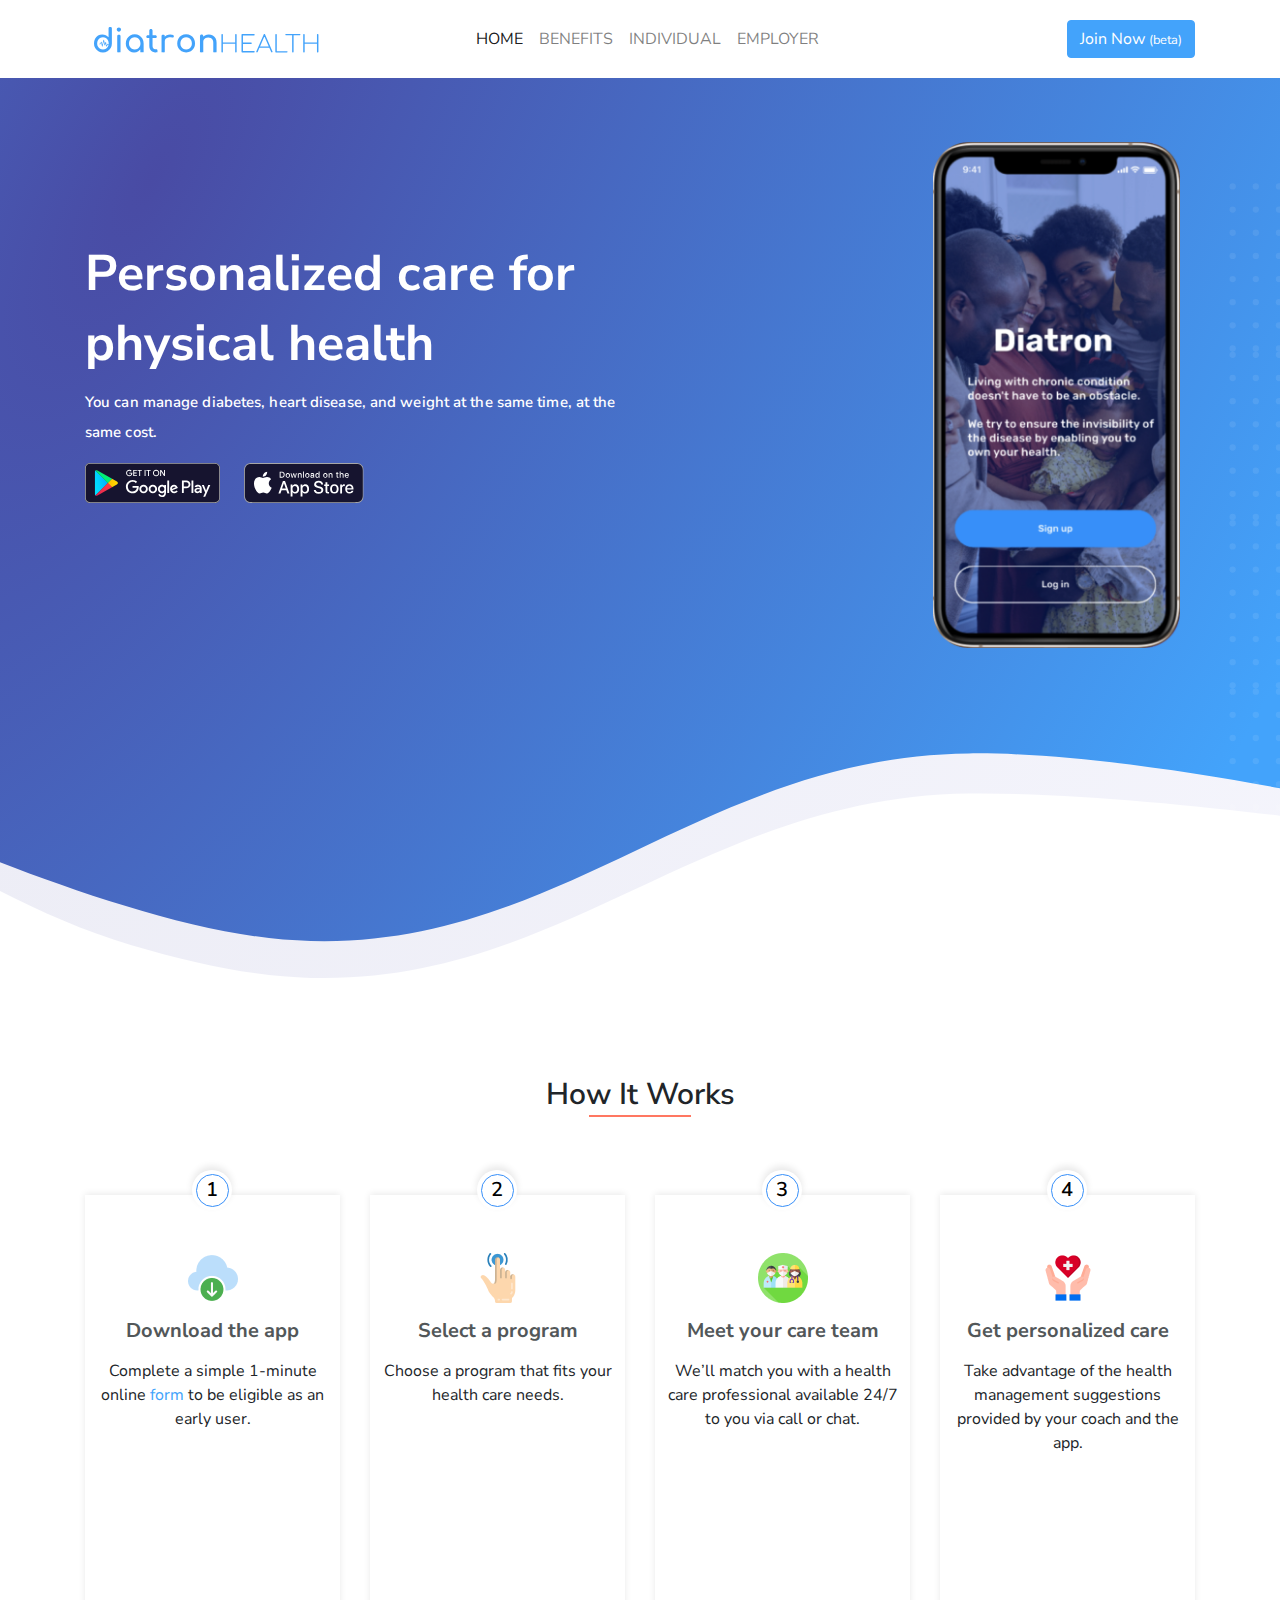
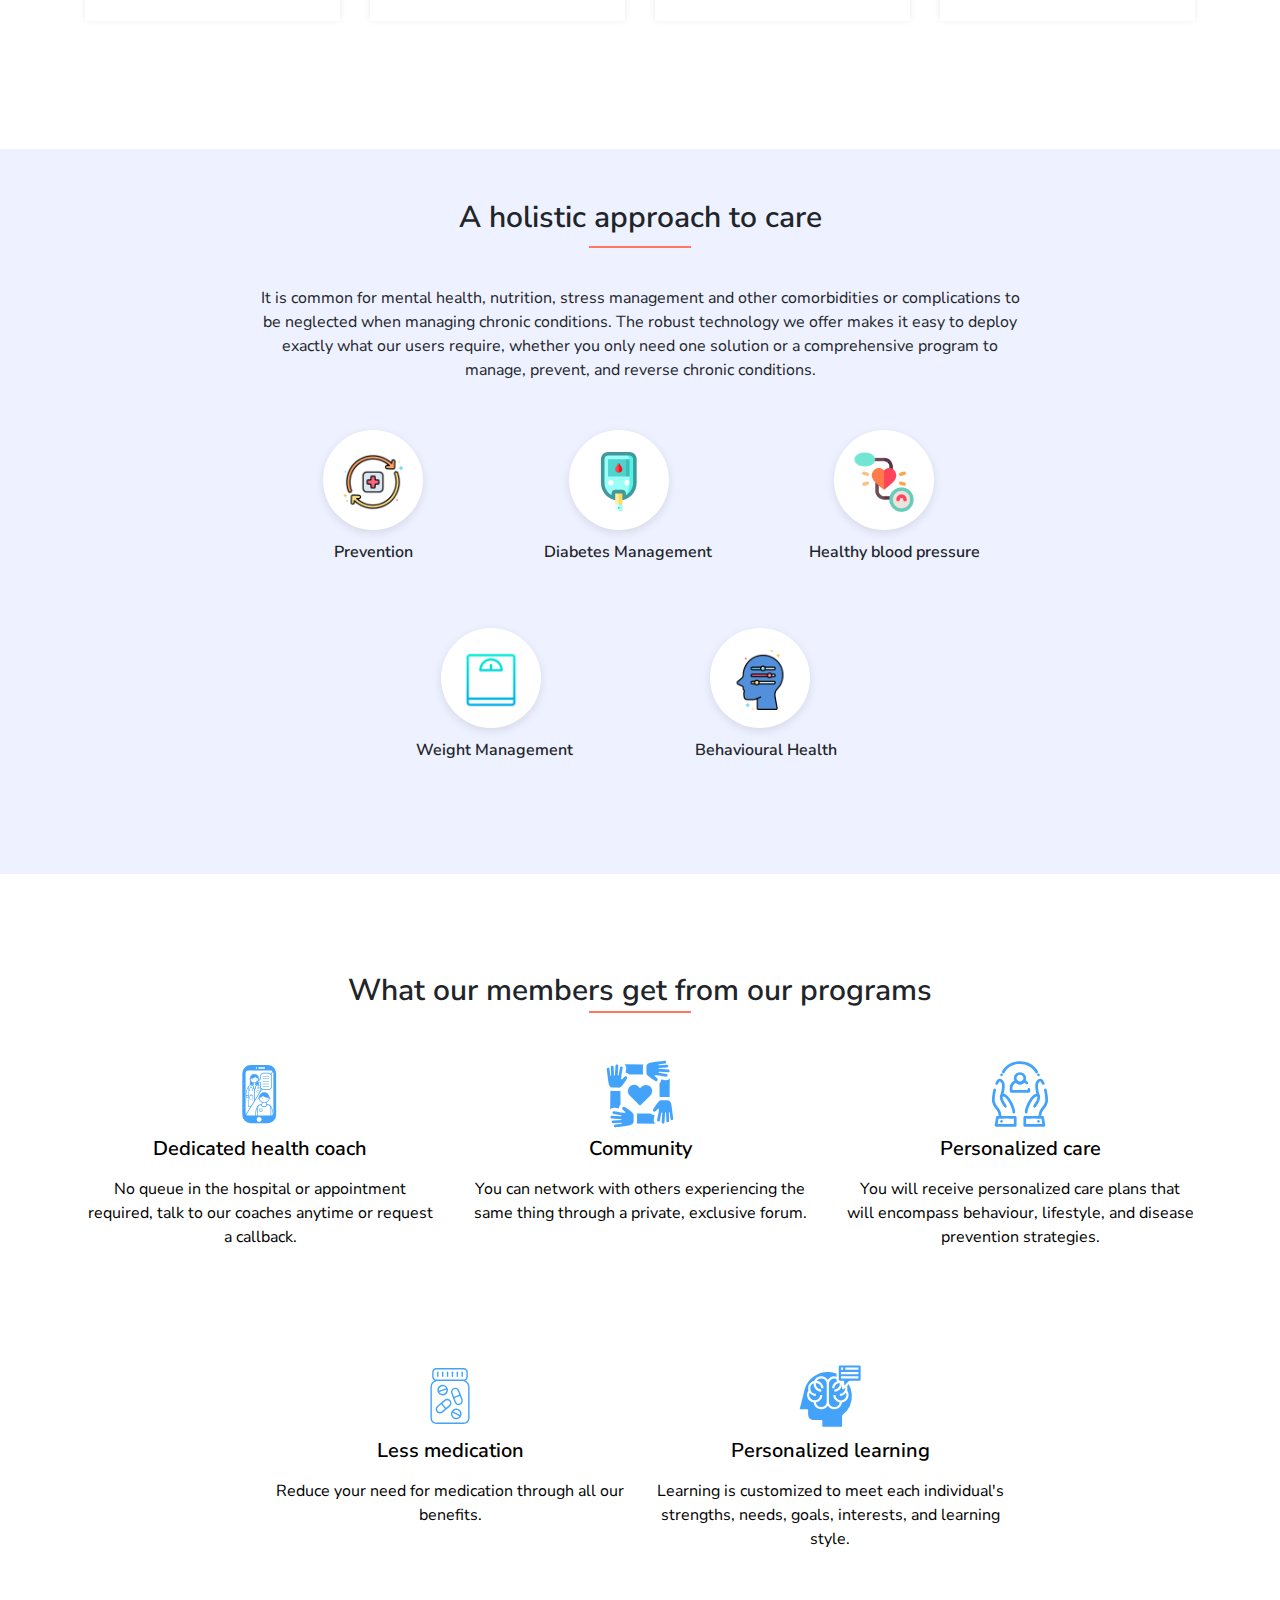
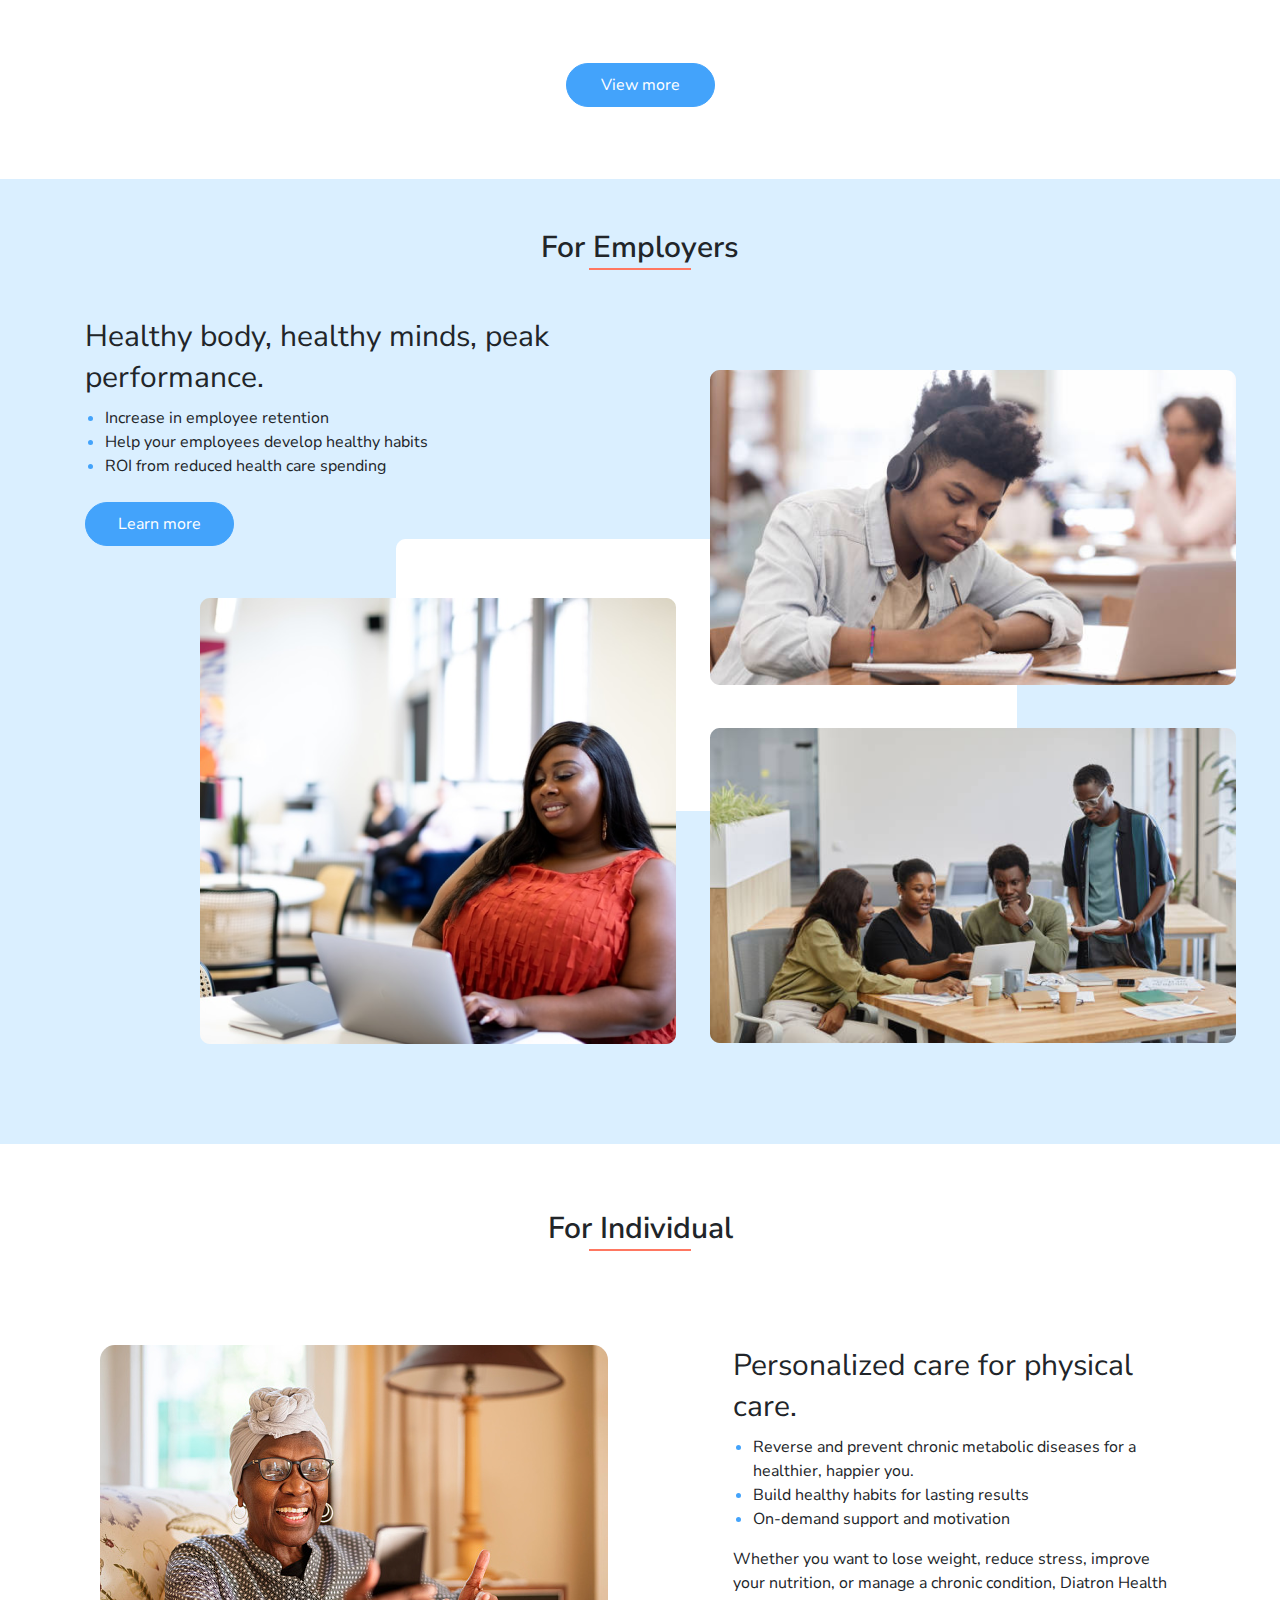
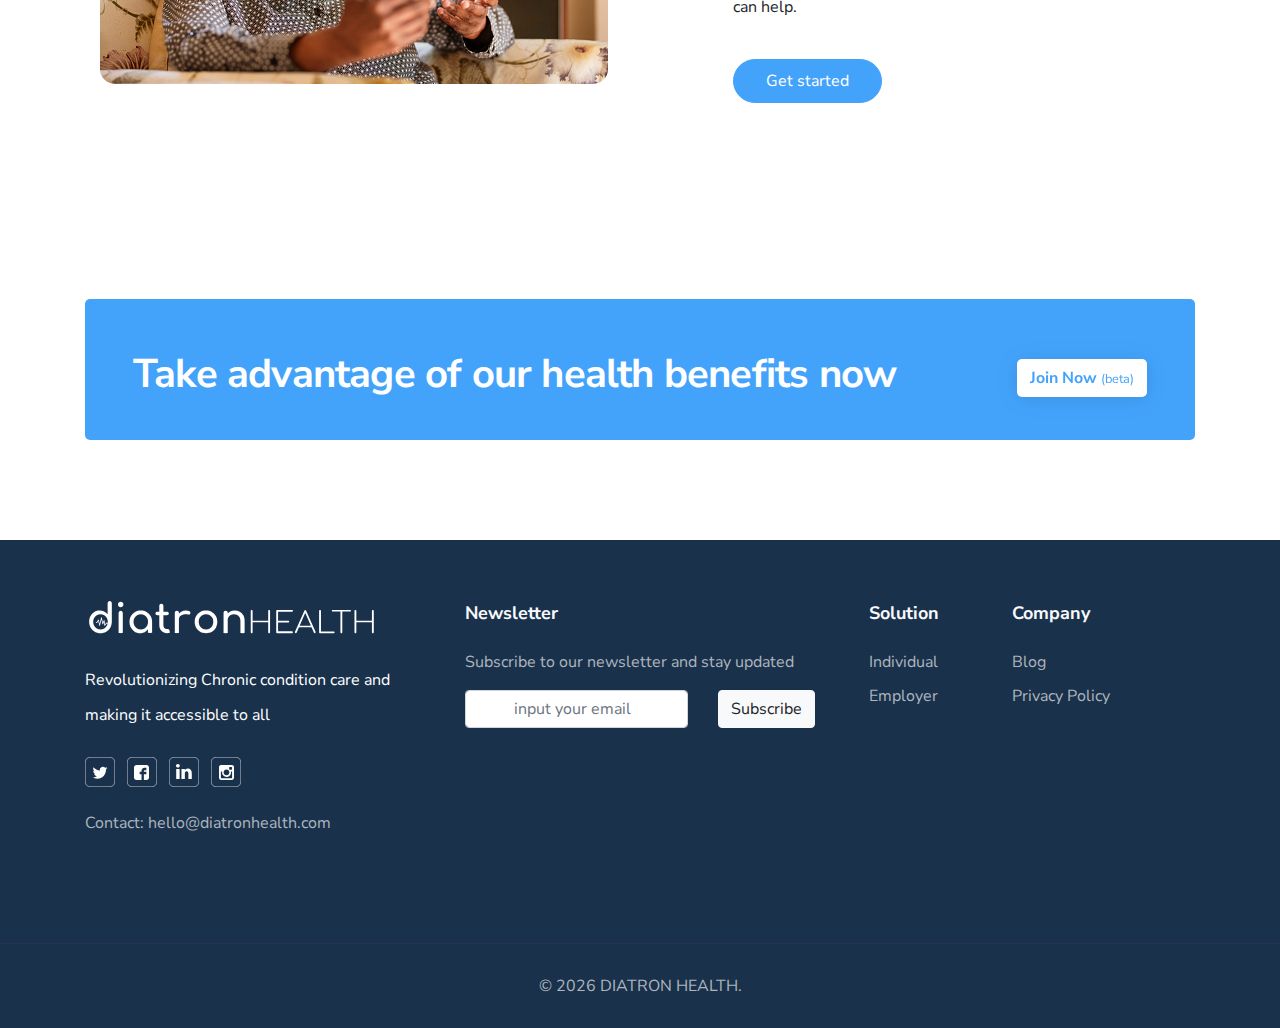
<file: index.html>
<!DOCTYPE html>
<html lang="en">
<head>
    <meta charset="utf-8" />
    <title>Diatron - Lots to prevent, Less to spend</title>
    <meta name="viewport" content="width=device-width, initial-scale=1.0">
    <meta name="description" content="Harnessing the power of behavioral science, mobile computing, and data science to provide best possible and cost effective care for people living with/ preventing chronic conditions and make healthy habits stick." />
    <meta name="keywords" content="Healthcare, Software, Hardware, Behavioural science, mobile computing, Data science, Healthtech, Health, Diabetes, Weight, Chronic condition, Diatron, Diatronhealth, Diatron health, Digital health, Predictive analysis, Behavioural Health, Health tech, Nigeria Health tech, NCD, NCD care, hypertension, weight management, natural medicine, root medicine, telehealth, mental health, mental well-being, employee well-being, insurance, glucometer, test strip, Wearables, glucometer, Blood pressure monitor," />
    <meta name="author" content="Diatron Technology" />

    <!-- Open Graph / Facebook -->
    <meta property="og:type" content="website">
    <meta property="og:url" content="https://diatronhealth.com/">
    <meta property="og:title" content="Diatron - Lots to prevent, Less to spend">
    <meta property="og:description" content="Harnessing the power of behavioral science, mobile computing, and data science to provide best possible and cost effective care for people living with/ preventing chronic conditions and make healthy habits stick.">
    <meta property="og:image" content="https://res.cloudinary.com/bhankypsalm/image/upload/v1607957223/DiatronBanner_n9woys.png">

    <!-- Twitter -->
    <meta property="twitter:card" content="summary_large_image">
    <meta property="twitter:url" content="https://diatronhealth.com/">
    <meta property="twitter:title" content="Diatron - Lots to prevent, Less to spend">
    <meta property="twitter:description" content="Harnessing the power of behavioral science, mobile computing, and data science to provide best possible and cost effective care for people living with/ preventing chronic conditions and make healthy habits stick.">
    <meta property="twitter:image" content="https://res.cloudinary.com/bhankypsalm/image/upload/v1607957223/DiatronBanner_n9woys.png">
    <meta name="website" content="https://diatronhealth.com" />
    <meta name="Version" content="v1.0.0" />
    <meta charset="UTF-8">
    <title>Title</title>
    <link rel="shortcut icon" href="assets/img/logo-icon.svg">
    <link rel="stylesheet" href="https://maxcdn.bootstrapcdn.com/bootstrap/4.0.0/css/bootstrap.min.css" integrity="sha384-Gn5384xqQ1aoWXA+058RXPxPg6fy4IWvTNh0E263XmFcJlSAwiGgFAW/dAiS6JXm" crossorigin="anonymous">
    <link rel="stylesheet" href="assets/styles/style.css">
    <link href="https://assets.calendly.com/assets/external/widget.css" rel="stylesheet">
    <script src="https://assets.calendly.com/assets/external/widget.js" type="text/javascript" async></script>
    <script
            type="text/javascript"
            src="https://app.termly.io/embed.min.js"
            data-auto-block="on"
            data-website-uuid="1c5e8edb-002b-41e6-b732-dbbe9fe710f5"
    ></script>
    <script id="mcjs">!function(c,h,i,m,p){m=c.createElement(h),p=c.getElementsByTagName(h)[0],m.async=1,m.src=i,p.parentNode.insertBefore(m,p)}(document,"script","https://chimpstatic.com/mcjs-connected/js/users/7e9e9a66cf30a814f12cb2066/d98d77d414297b6ca68c3cf40.js");</script>
<!--    <script src="//code.tidio.co/ccba0zxkdtx5cmuz2uqetn34eaziyvne.js" async></script>-->
    <!-- GetButton.io widget -->
    <script type="text/javascript">
        (function () {
            var options = {
                whatsapp: "2349095012064", // WhatsApp number
                call: "2349095012064", // Call phone number
                call_to_action: "We are available", // Call to action
                button_color: "#48a3fb", // Color of button
                position: "right", // Position may be 'right' or 'left'
                order: "whatsapp,call", // Order of buttons
            };
            var proto = document.location.protocol, host = "getbutton.io", url = proto + "//static." + host;
            var s = document.createElement('script'); s.type = 'text/javascript'; s.async = true; s.src = url + '/widget-send-button/js/init.js';
            s.onload = function () { WhWidgetSendButton.init(host, proto, options); };
            var x = document.getElementsByTagName('script')[0]; x.parentNode.insertBefore(s, x);
        })();
    </script>
    <!-- /GetButton.io widget -->
    <!-- Global site tag (gtag.js) - Google Analytics -->
    <script async src="https://www.googletagmanager.com/gtag/js?id=G-LTCLNL5FQK"></script>
    <script>
        window.dataLayer = window.dataLayer || [];
        function gtag(){dataLayer.push(arguments);}
        gtag('js', new Date());

        gtag('config', 'G-LTCLNL5FQK');
    </script>
</head>
<body>
<header>
    <div class="bg-warning py-2 d-none" id="announcement">
        <span class="d-flex justify-content-center mb-0">Be the first to know! <span onclick="earlyAccess()" class="ml-2 text-primary cursor"> click here</span> 🎉 </span>
        <div class="float-right cursor" style="margin-top: -25px" onclick="hideAnnouncement()"><img src="./assets/img/times.svg" style="height: 20px" alt="" class="img-fluid"></div>
    </div>

    <nav id="navbar_top" class="navbar navbar-expand-md navbar-light bg-white">
        <div class="container">
            <a class="navbar-brand" href="/"><img src="./assets/img/dia-logo.svg" class="img-fluid header-logo" alt=""></a>
            <button class="navbar-toggler" type="button" data-toggle="collapse" data-target="#navbarNavAltMarkup" aria-controls="navbarNavAltMarkup" aria-expanded="false" aria-label="Toggle navigation">
                <span class="navbar-toggler-icon"></span>
            </button>
            <div class="collapse navbar-collapse d-md-flex justify-content-md-center ml-md-n5 nav-col" id="navbarNavAltMarkup">
                <div class="navbar-nav text-uppercase">
                    <a class="nav-item nav-link active" href="/">Home <span class="sr-only">(current)</span></a>
                    <a class="nav-item nav-link" href="#benefits">Benefits</a>
                    <a class="nav-item nav-link" href="#individual">Individual</a>
                    <a class="nav-item nav-link" href="#employer">Employer</a>
                </div>
                <button class="btn btn-primary d-block d-md-none" onclick="earlyAccess()">Join Now <small>(beta)</small></button>
            </div>
            <button onclick="earlyAccess()" class="btn btn-primary d-none d-md-block">Join Now <small>(beta)</small></button>
        </div>
    </nav>
</header>
<div class="hero-section">
    <div class="container">
        <div class="d-md-flex align-items-center">
            <div class="col-md-6 pl-0">
                <h1 class="hero-header pt-3">
                    Personalized care for physical health
                </h1>
                <p class="more-info">
                    You can manage diabetes, heart disease, and weight at the same time, at the same cost.</p>
                <div class="d-flex">
                    <!--                    <button onclick="earlyAccess()" class="btn btn-white d-none d-md-block">Get early access 🎉</button>-->
                    <div class="cursor" onclick="earlyAccess()">
                        <img src="./assets/img/play-store.svg" alt="" class="mr-4 img-fluid">
                    </div>
                    <div class="cursor" onclick="earlyAccess()">
                        <img src="./assets/img/app-store.svg" alt="" class="img-fluid">
                    </div>
                </div>
            </div>
            <div class="col-md-3 offset-md-3" style="margin-top: 3rem">
                <img src="./assets/img/app-main.png" alt="" class="img-fluid mt-3 banner-iage">
            </div>
        </div>
    </div>
</div>

<section class="container mt-5 mb-5">
    <h3 class="how_it_works text-center mt-3 pt-5 mb-0">
        How It Works
    </h3>
    <div class="border-under"></div>
    <div class="row" style="margin-top: 80px; margin-bottom: 80px">
        <div class="col-md-3 mb-5">
            <div class="work-card">
                <div class="card">
                    <div class="work-cover">
                        <div class="cover-border">
                            <span class="cover-count">1</span>
                        </div>
                    </div>
                    <div class="text-center mb-3 mt-5">
                        <img src="assets/img/how-it-works/download.png" alt="download" class="img-works">
                    </div>
                    <h2 class="work-title mb-3">Download the app</h2>
                    <p class="text-center">
                        Complete a simple 1-minute online
                        <a class="underline-none" href="https://mailchi.mp/1c449e56047c/earlyaccess">form</a>
                        to be eligible as an early user.
                    </p>
                </div>
            </div>
        </div>
        <div class="col-md-3 mb-5">
            <div class="work-card">
                <div class="card">
                    <div class="work-cover">
                        <div class="cover-border">
                            <span class="cover-count">2</span>
                        </div>
                    </div>
                    <div class="text-center mb-3 mt-5">
                        <img src="assets/img/how-it-works/program.png" alt="download" class="img-works">
                    </div>
                    <h2 class="work-title mb-3">Select a program</h2>
                    <p class="text-center">
                        Choose a program that fits your health care needs.
                    </p>
                </div>
            </div>
        </div>
        <div class="col-md-3 mb-5">
            <div class="work-card">
                <div class="card">
                    <div class="work-cover">
                        <div class="cover-border">
                            <span class="cover-count">3</span>
                        </div>
                    </div>
                    <div class="text-center mb-3 mt-5">
                        <img src="assets/img/how-it-works/medical-team.png" alt="download" class="img-works">
                    </div>
                    <h2 class="work-title mb-3">Meet your care team</h2>
                    <p class="text-center">
                        We’ll match you with a health care professional available 24/7 to you via call or chat.
                    </p>
                </div>
            </div>
        </div>
        <div class="col-md-3 mb-5">
            <div class="work-card">
                <div class="card">
                    <div class="work-cover">
                        <div class="cover-border">
                            <span class="cover-count">4</span>
                        </div>
                    </div>
                    <div class="text-center mb-3 mt-5">
                        <img src="assets/img/how-it-works/personalized.png" alt="download" class="img-works">
                    </div>
                    <h2 class="work-title mb-3">Get personalized care</h2>
                    <p class="text-center">
                        Take advantage of the health management suggestions provided by your coach and the app.                    </p>
                </div>
            </div>
        </div>
    </div>
</section>

<section style="background: #EEF1FF">
    <div class="container my-5 py-5">
        <div class="d-flex justify-content-center align-items-center px-md-0">
            <div class="">
                <h3 class="how_it_works text-center">
                    A holistic approach to care
                </h3>
                <div class="border-under"></div>
                <div class="">
                    <p class="mt-5 text-center holistic-container">
                        It is common for mental health, nutrition, stress management and other comorbidities or complications
                        to be neglected when managing chronic conditions.
                        The robust technology we offer makes it easy to deploy exactly what our users require,
                        whether you only need one solution or a comprehensive program to manage, prevent, and reverse chronic conditions.
                    </p>
                </div>
                <div class="">
                    <div class="row mt-5 px-0 justify-content-center">
                        <div class="col-md-4 text-center mb-5">
                            <div class="d-flex justify-content-center">
                                <div>
                                    <div class="img-me">
                                        <img src="./assets/img/prevention-1.png" alt="" class="img-fluid">
                                    </div>
                                    <p class="prog-title ml-0">Prevention</p>
                                </div>
                            </div>
                        </div>
                        <div class="col-md-4 text-center mb-5">
                            <div class="d-flex justify-content-center">
                                <div>
                                    <div class="img-me">
                                        <img src="./assets/img/diabetes%201.svg" alt="" class="img-fluid">
                                    </div>
                                    <p class="prog-title">Diabetes Management</p>
                                </div>
                            </div>
                        </div>
                        <div class="col-md-4 text-center mb-5">
                            <div class="d-flex justify-content-center">
                                <div>
                                    <div class="img-me">
                                        <img src="./assets/img/blood-pressure-gauge%201.png" alt="" class="img-fluid">
                                    </div>
                                    <p class="prog-title">Healthy blood pressure</p>
                                </div>
                            </div>
                        </div>
                        <div class="col-md-4 text-center mb-5">
                            <div class="d-flex justify-content-center">
                                <div>
                                    <div class="img-me">
                                        <img src="./assets/img/weight.png" alt="" class="img-fluid">
                                    </div>
                                    <p class="prog-title">Weight Management</p>
                                </div>
                            </div>
                        </div>
                        <div class="col-md-4 text-center mb-5">
                            <div class="d-flex justify-content-center">
                                <div>
                                    <div class="img-me">
                                        <img src="./assets/img/behaviour.png" alt="" class="img-fluid">
                                    </div>
                                    <p class="prog-title" style="margin-left: -15px !important;">Behavioural Health</p>
                                </div>
                            </div>
                        </div>
                    </div>
                </div>
            </div>
        </div>
    </div>
</section>

<section class="container" id="benefits">
    <h3 class="how_it_works text-center mt-3 pt-5 mb-0">
        What our members get from our programs
    </h3>
    <div class="border-under"></div>
    <div class="row justify-content-center mt-5" id="benefit1">
        <div class="col-md-4 mb-5 pb-5 text-center">
            <img src="assets/img/coach.svg" alt="dedicated health coach" class="img-fluid img-program">
            <h4 class="program-title">Dedicated health coach</h4>
            <p class="program-description">No queue in the hospital or appointment required, talk to our coaches anytime or request a callback.</p>
        </div>
        <div class="col-md-4 mb-5 pb-5 text-center">
            <img src="assets/img/community.svg" alt="community" class="img-fluid img-program">
            <h4 class="program-title">Community</h4>
            <p class="program-description">You can network with others experiencing the same thing through a private, exclusive forum.</p>
        </div>
        <div class="col-md-4 mb-5 pb-5 text-center">
            <img src="assets/img/personalized-care.svg" alt="personalized care" class="img-fluid img-program">
            <h4 class="program-title">Personalized care</h4>
            <p class="program-description">You will receive personalized care plans that will encompass behaviour, lifestyle, and disease prevention strategies.</p>
        </div>
        <div class="col-md-4 mb-5 text-center">
            <img src="assets/img/medication-refill.svg" alt="less medication" class="img-fluid img-program">
            <h4 class="program-title">Less medication</h4>
            <p class="program-description">Reduce your need for medication through all our benefits.</p>
        </div>
        <div class="col-md-4 mb-5 text-center">
            <img src="assets/img/personalized-learning.svg" alt="personalized learning" class="img-fluid img-program">
            <h4 class="program-title">Personalized learning</h4>
            <p class="program-description">Learning is customized to meet each individual's strengths, needs, goals, interests, and learning style.</p>
        </div>
    </div>
    <div class="row justify-content-center mt-5 px-0 d-none" id="benefit2">
        <div class="col-md-4 mb-5 text-center">
            <img src="assets/img/continous-monitoring.svg" alt="continuos monitoring" class="img-fluid img-program">
            <h4 class="program-title">24/7 medical supervision</h4>
            <p class="program-description">We ensure patients and their care team continuously stay connected, coordinating treatments and managing chronic medical conditions.</p>
        </div>
        <div class="col-md-4 mb-5 text-center">
            <img src="assets/img/integration.svg" alt="integration" class="img-fluid img-program">
            <h4 class="program-title">Integration</h4>
            <p class="program-description">
                Integrate with your IoT medical devices like glucometers to track and make health data available in real-time.
            </p>
        </div>
        <div class="col-md-4 mb-5 text-center">
            <img src="assets/img/alert.svg" alt="alert system" class="img-fluid img-program">
            <h4 class="program-title">Alert System</h4>
            <p class="program-description">Make your loved ones and caregivers worry less. Provide progress reports, alert them in case of an emergency.</p>
        </div>
        <div class="col-md-4 mb-5 text-center">
            <img src="assets/img/predictive-analysis.svg" alt="predictive analysis" class="img-fluid img-program">
            <h4 class="program-title">Predictive analysis</h4>
            <p class="program-description">Our AI bot notifies you of the future and provides personalized medical advice.</p>
        </div>
        <div class="col-md-4 mb-5 text-center">
            <img src="assets/img/real-time.svg" alt="real-time update" class="img-fluid img-program">
            <h4 class="program-title">Real time update</h4>
            <p class="program-description">Make your loved ones, health care provider worry less. Share real time data or progress updates.</p>
        </div>
    </div>

    <div class="text-center my-5 pb-4" id="benefit1-btn">
        <button onclick="showNextBenefit()" class="btn-more cursor">View more</button>
    </div>
    <div class="text-center my-5 pb-4 d-none" id="benefit2-btn">
        <button class="btn-more cursor" onclick="showPreviousBenefit()">View Previous</button>
    </div>
</section>

<section class="employer" id="employer">
    <div class="container">
        <h3 class="how_it_works text-center mt-3 pt-5 mb-0">
            For Employers
        </h3>
        <div class="border-under"></div>
        <div class="">
            <div class="pt-5">
                <h3 class="how_it_works font-weight-normal w-md-43">
                    Healthy body, healthy minds, peak performance.
                </h3>
                <ul class="" style="padding-inline-start: 20px">
                    <li class="mb-0 employer-benefit">Increase in employee retention</li>
                    <li class="mb-0 employer-benefit">Help your employees develop healthy habits</li>
                    <li class="mb-0 employer-benefit">ROI from reduced health care spending</li>
                </ul>
                <button class="btn btn-more cursor mt-2" onclick="Calendly.initPopupWidget({url: 'https://calendly.com/diatronhealth/analyzing-needs-and-uncovering-values'});return false;">Learn more</button>
            </div>
        </div>
    </div>
</section>

<section>
    <div class="container" id="individual">
        <div class="container py-5">
            <h3 class="how_it_works text-center mt-3 mb-0">
                For Individual
            </h3>
            <div class="border-under"></div>
            <div class="row py-5 mt-md-5 justify-content-between">
                <div class="col-md-7">
                    <img src="./assets/img/happy-woman.jpg" alt="" class="img-fluid" style="border-radius: 15px">
                </div>
                <div class="col-md-5 pl-0">
                    <h3 class="how_it_works font-weight-normal">
                        Personalized care for physical care.
                    </h3>
                    <ul style="padding-inline-start: 20px">
                        <li class="employer-benefit">Reverse and prevent chronic metabolic diseases for a healthier, happier you.</li>
                        <li class="employer-benefit">Build healthy habits for lasting results</li>
                        <li class="employer-benefit">On-demand support and motivation</li>
                    </ul>
                    <p>
                        Whether you want to lose weight, reduce stress, improve your nutrition, or manage a chronic condition, Diatron Health can help.
                    </p>
                    <button class="btn btn-more cursor mt-4">Get started</button>
                </div>
            </div>
        </div>
    </div>
</section>

<section class="d-none d-md-block">
    <div class="container">
        <div class="cta">
            <div class="d-flex align-items-center justify-content-between p-5">
                <h1 class="cta-title">Take advantage of our health benefits now</h1>
                <button onclick="earlyAccess()" class="btn cta-btn d-none d-md-block text-primary">Join Now <small>(beta)</small></button>
            </div>
        </div>
    </div>
</section>

<footer class="footer" style="background: rgba(1, 27, 56, 0.9);">
    <div class="container">
        <div class="row">
            <div class="col-lg-4 col-md-4 col-12 mb-0 mb-md-4 pb-0 pb-md-2 order-1">
                <a href="/" class="">
                    <img src="./assets/img/footer-logo.svg" height="" alt="" class="img-fluid logo-footer">
                </a>
                <p class="text-white" style="font-size: 16px; line-height: 35px; margin-top: -11.3px">Revolutionizing Chronic condition care and making it accessible to all</p>
                <ul class="list-unstyled social-icon social mb-0 mt-4">
                    <li class="list-inline-item"><a href="https://twitter.com/diatron_health"><img src="/assets/img/twitter.svg" alt=""></a></li>
                    <li class="list-inline-item"><a href="https://web.facebook.com/diatronhealth" class="rounded"><img src="/assets/img/facebook.svg" alt=""></a></li>
                    <li class="list-inline-item"><a href="https://www.linkedin.com/company/diatronhealth" class="rounded"><img src="/assets/img/linkedIn.svg" alt=""></a></li>
                    <li class="list-inline-item"><a href="https://www.instagram.com/diatron_health" class="rounded"><img src="/assets/img/instagram.svg" alt=""></a></li>
                </ul>
                <p class="mt-4">
                    Contact: hello@diatronhealth.com
                </p>
                <!--end icon-->
            </div>
            <!--end col-->

            <div class="col-lg-4 col-md-4 mr-4 col-12 mt-4 mt-sm-0 pt-2 pt-sm-0 order-5 order-md-2">
                <h4 class="text-light footer-head">Newsletter</h4>
                <p class="mt-4">Subscribe to our newsletter and stay updated</p>
                <form>
                    <div class="row">
                        <div class="col-md-8">
                            <div class="form-group">
                                <input type="email" name="email" id="subscribeEmail" class="form-control pl-5 rounded" placeholder="input your email" required>
                            </div>
                        </div>
                        <div class="col-md-4">
                            <input type="button" id="subscribe" name="send" class="btn btn-light btn-block shadow" onclick="subscribeToNewsletter()" value="Subscribe">
                        </div>
                    </div>
                </form>
            </div>
            <!--end col-->

            <div class="col-lg-1 col-md-1 mr-5 col-12 mt-4 mt-sm-0 pt-2 pt-sm-0 order-3 order-md-2">
                <h4 class="text-light footer-head">Solution</h4>
                <ul class="list-unstyled footer-list mt-4">
                    <li><a href="/#individual" class="text-foot">Individual</a></li>
                    <li><a href="/#employer" class="text-foot">Employer</a></li>
                </ul>
            </div>
            <!--end col-->

            <div class="col-lg-2 col-md-2 col-12 mt-4 mt-sm-0 pt-2 pt-sm-0 order-4 order-md-3">
                <h4 class="text-light footer-head">Company</h4>
                <ul class="list-unstyled footer-list mt-4">
                    <li><a href="blog" class="text-foot check">Blog</a></li>
                    <li><a href="privacy-policy" class="text-foot check">Privacy Policy</a></li>
                </ul>
            </div>
            <!--end col-->
        </div>
        <!--end row-->
    </div>
    <!--end container-->
</footer>
<!--end footer-->
<footer class="footer footer-bar" style="background: rgba(1, 27, 56, 0.9);">
    <div class="container text-center">
        <div class="row align-items-center justify-content-center text-uppercase">
            <p class="mb-0">©
                <script>
                    document.write(new Date().getFullYear());
                </script> Diatron Health.
            </p>
        </div>
        <!--end row-->
    </div>
    <!--end container-->
</footer>

<script src="https://code.jquery.com/jquery-3.2.1.slim.min.js" integrity="sha384-KJ3o2DKtIkvYIK3UENzmM7KCkRr/rE9/Qpg6aAZGJwFDMVNA/GpGFF93hXpG5KkN" crossorigin="anonymous"></script>
<script src="https://cdnjs.cloudflare.com/ajax/libs/popper.js/1.12.9/umd/popper.min.js" integrity="sha384-ApNbgh9B+Y1QKtv3Rn7W3mgPxhU9K/ScQsAP7hUibX39j7fakFPskvXusvfa0b4Q" crossorigin="anonymous"></script>
<script src="https://maxcdn.bootstrapcdn.com/bootstrap/4.0.0/js/bootstrap.min.js" integrity="sha384-JZR6Spejh4U02d8jOt6vLEHfe/JQGiRRSQQxSfFWpi1MquVdAyjUar5+76PVCmYl" crossorigin="anonymous"></script>
<script>
    document.addEventListener("DOMContentLoaded", function(){
        window.addEventListener('scroll', function() {
            if (window.scrollY > 50) {
                document.getElementById('navbar_top').classList.add('fixed-top');
                document.getElementById('navbar_top').classList.add('header-shadow');
                // add padding top to show content behind navbar
                navbar_height = document.querySelector('.navbar').offsetHeight;
                document.body.style.paddingTop = navbar_height + 'px';
            } else {
                document.getElementById('navbar_top').classList.remove('header-shadow');
                document.getElementById('navbar_top').classList.remove('fixed-top');
                // remove padding top from body
                document.body.style.paddingTop = '0';
            }
        });
    });
</script>
<script>
    function hideAnnouncement() {
        document.getElementById('announcement').classList.add('d-none');
    }

    function earlyAccess() {
        window.open('https://mailchi.mp/1c449e56047c/earlyaccess', '_blank');
    }

    function showNextBenefit() {
        document.getElementById('benefit2').classList.remove('d-none')
        document.getElementById('benefit2-btn').classList.remove('d-none')
        document.getElementById('benefit1').classList.remove('d-flex')
        document.getElementById('benefit1-btn').classList.remove('d-block')
        document.getElementById('benefit1').classList.add('d-none')
        document.getElementById('benefit1-btn').classList.add('d-none')
    }

    function showPreviousBenefit() {
        document.getElementById('benefit1').classList.add('d-flex')
        document.getElementById('benefit1-btn').classList.add('d-block')
        document.getElementById('benefit2').classList.remove('d-flex')
        document.getElementById('benefit2-btn').classList.remove('d-block')
        document.getElementById('benefit2').classList.add('d-none')
        document.getElementById('benefit2-btn').classList.add('d-none')
    }

    $(function () {
        $('#subscribe').attr('disabled', true);
        $('#subscribeEmail').change(function () {
            if ($('#subscribeEmail').val() !== '') {
                $('#subscribe').attr('disabled', false);
            } else {
                $('#subscribe').attr('disabled', true);
            }
        });
    });

    function subscribeToNewsletter() {
        const payload = {
            email: $('#subscribeEmail').val(),
            type: 'newsletter'
        }
    }

    const dateEl = document.querySelector('#date');

    dateEl.textContent = new Date().getFullYear();
</script>

</body>
</html>
</file>
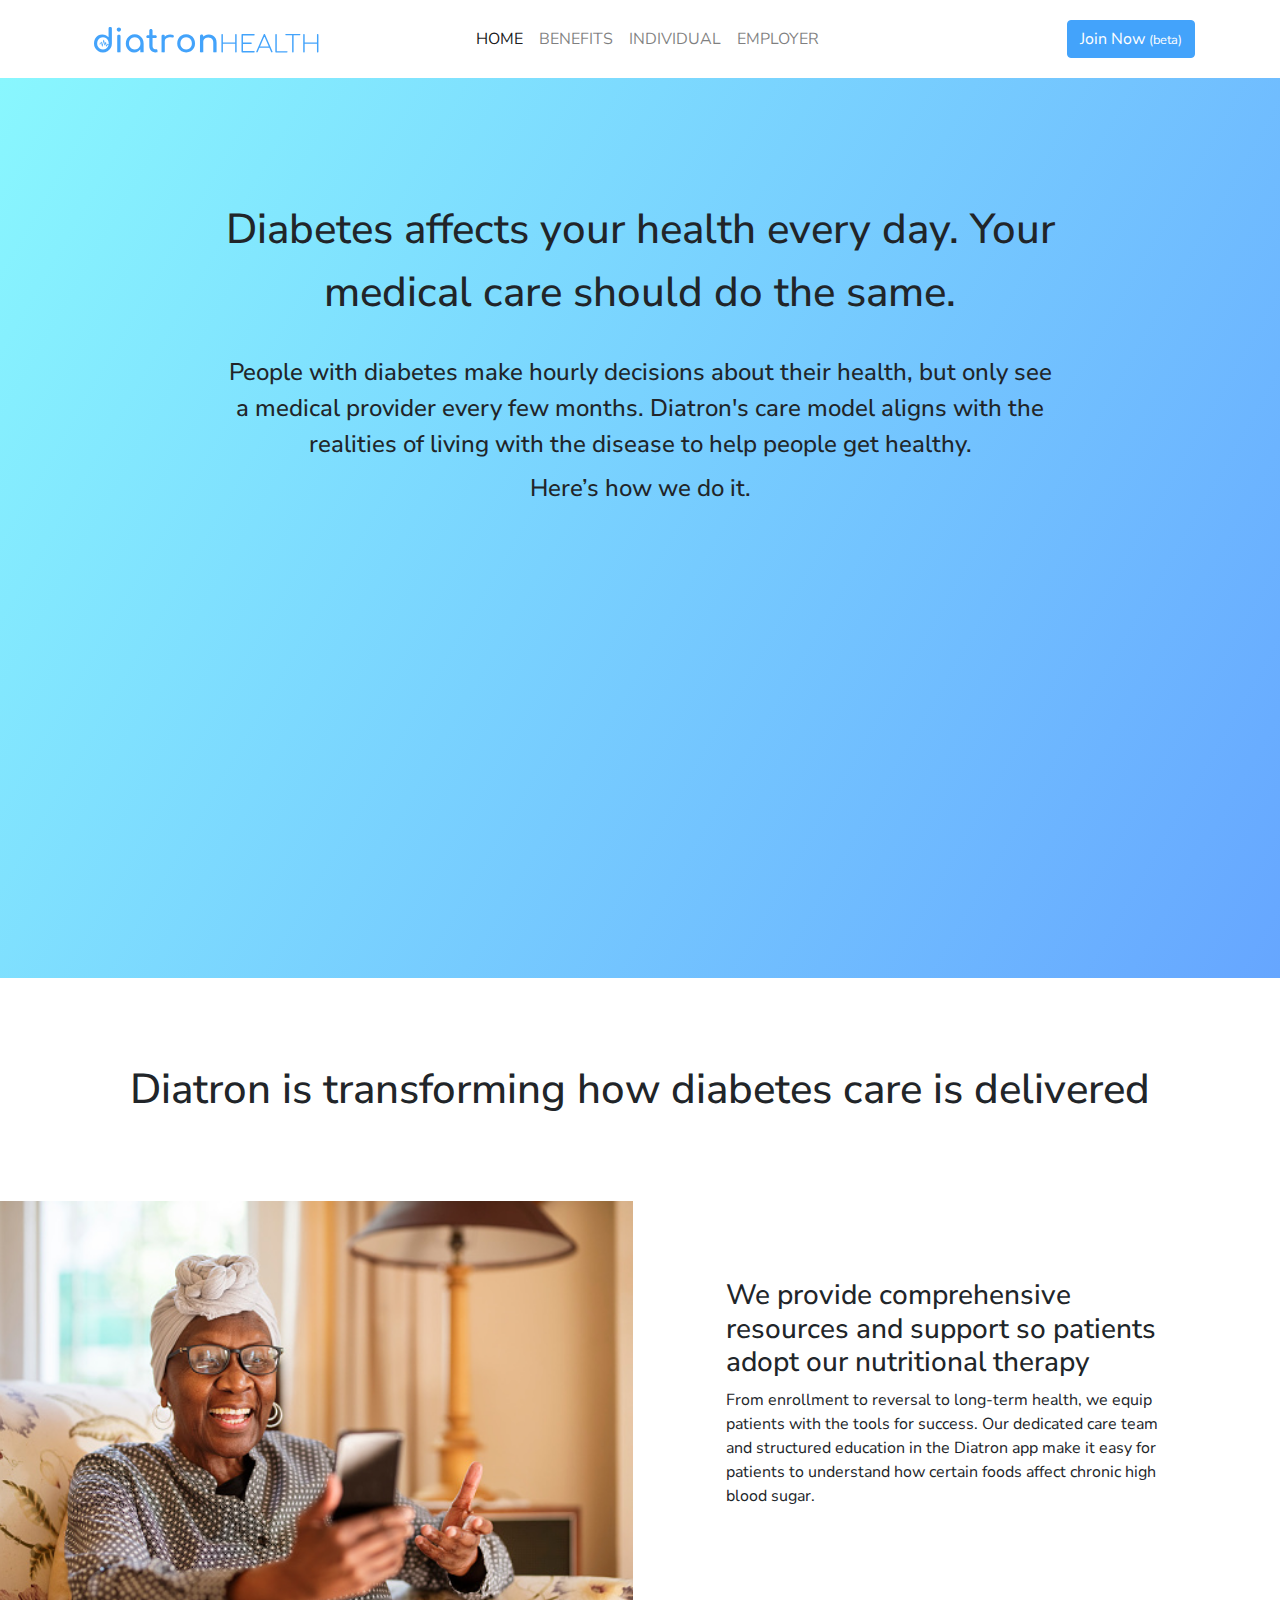
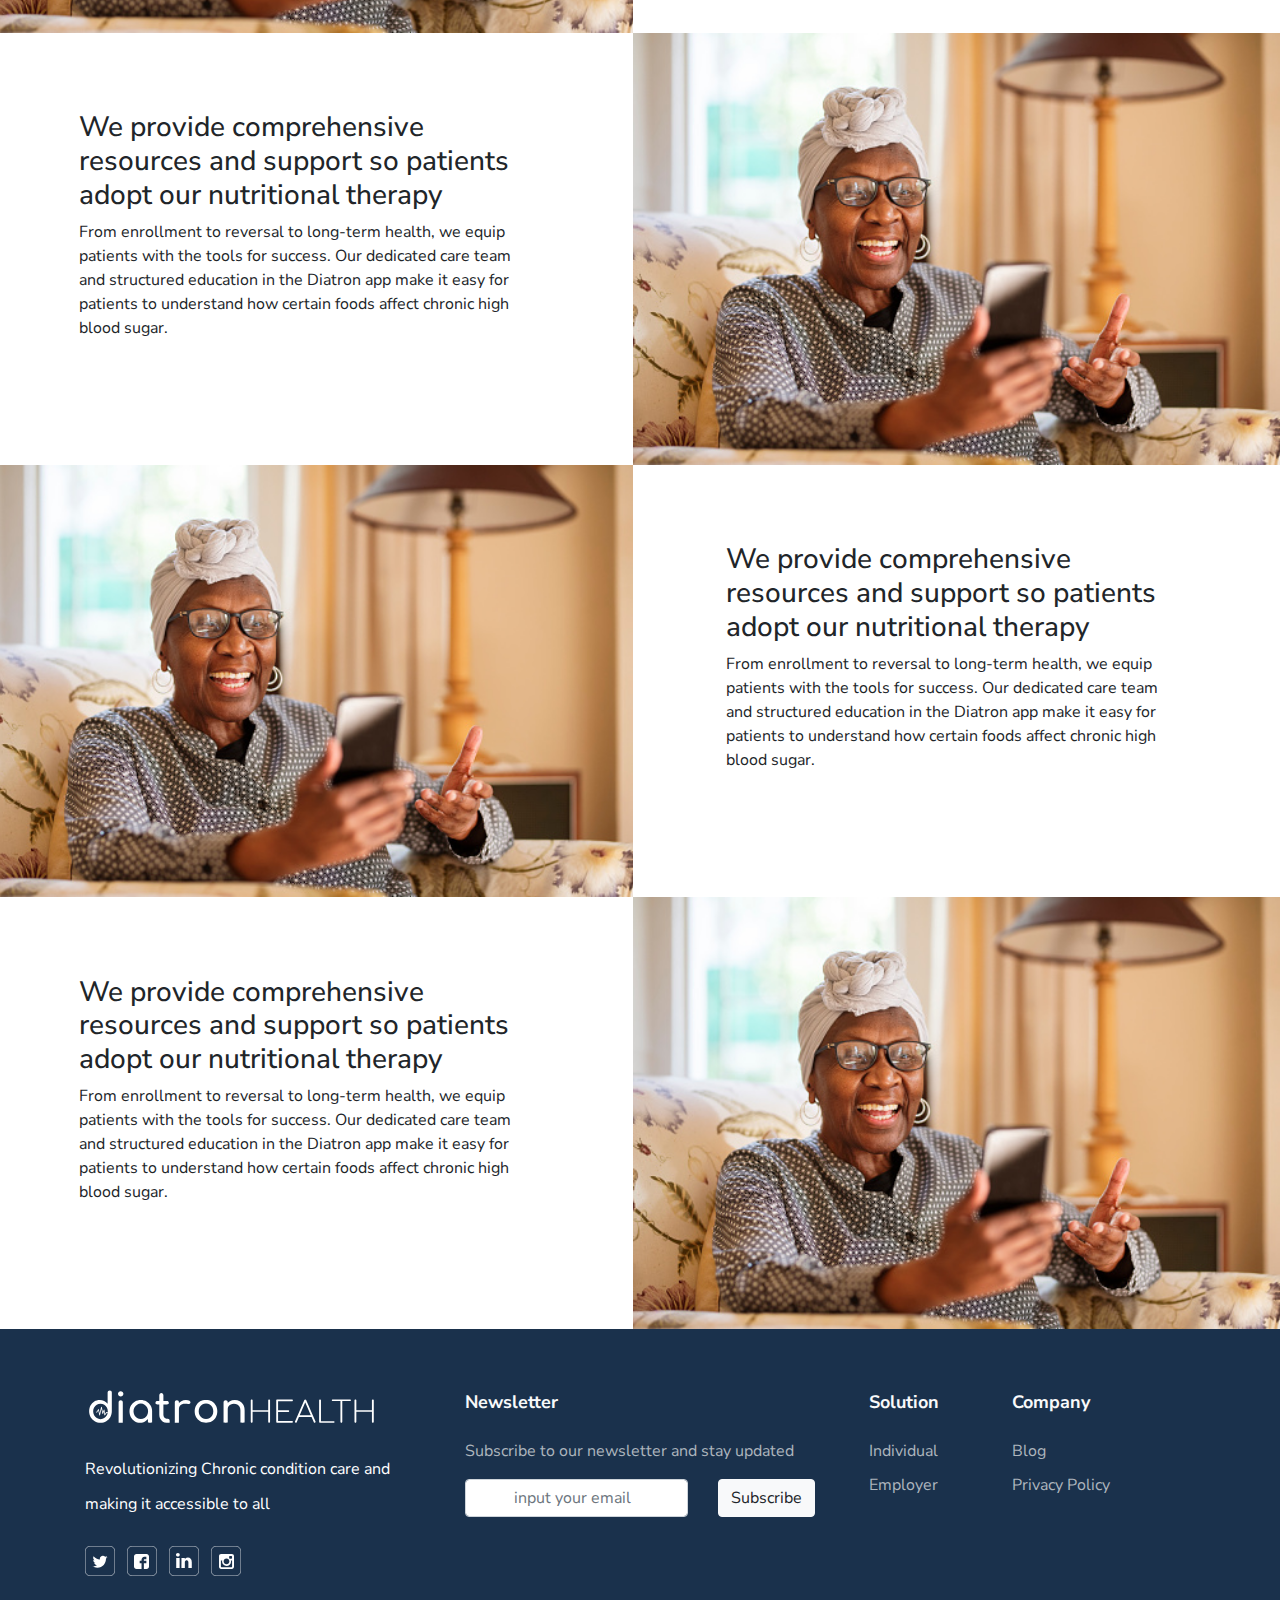
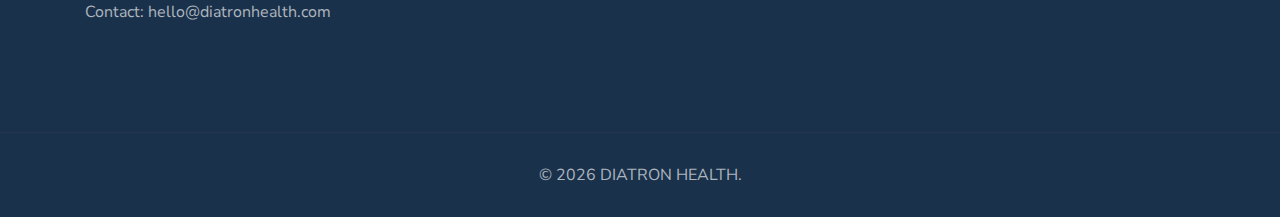
<file: how-it-works.html>
<!DOCTYPE html>
<html lang="en">
<head>
    <head>
        <meta charset="utf-8" />
        <title>Diatron - Lots to prevent, Less to spend</title>
        <meta name="viewport" content="width=device-width, initial-scale=1.0">
        <meta name="description" content="Harnessing the power of behavioral science, mobile computing, and data science to provide best possible and cost effective care for people living with/ preventing chronic conditions and make healthy habits stick." />
        <meta name="keywords" content="Healthcare, Software, Hardware, Behavioural science, mobile computing, Data science, Healthtech, Health, Diabetes, Weight, Chronic condition, Diatron, Diatronhealth, Diatron health, Digital health, Predictive analysis, Behavioural Health, Health tech, Nigeria Health tech, NCD, NCD care, hypertension, weight management, natural medicine, root medicine, telehealth, mental health, mental well-being, employee well-being, insurance, glucometer, test strip, Wearables, glucometer, Blood pressure monitor," />
        <meta name="author" content="Diatron Technology" />

        <!-- Open Graph / Facebook -->
        <meta property="og:type" content="website">
        <meta property="og:url" content="https://diatronhealth.com/">
        <meta property="og:title" content="Diatron - Lots to prevent, Less to spend">
        <meta property="og:description" content="Harnessing the power of behavioral science, mobile computing, and data science to provide best possible and cost effective care for people living with/ preventing chronic conditions and make healthy habits stick.">
        <meta property="og:image" content="https://res.cloudinary.com/bhankypsalm/image/upload/v1607957223/DiatronBanner_n9woys.png">

        <!-- Twitter -->
        <meta property="twitter:card" content="summary_large_image">
        <meta property="twitter:url" content="https://diatronhealth.com/">
        <meta property="twitter:title" content="Diatron - Lots to prevent, Less to spend">
        <meta property="twitter:description" content="Harnessing the power of behavioral science, mobile computing, and data science to provide best possible and cost effective care for people living with/ preventing chronic conditions and make healthy habits stick.">
        <meta property="twitter:image" content="https://res.cloudinary.com/bhankypsalm/image/upload/v1607957223/DiatronBanner_n9woys.png">
        <meta name="website" content="https://diatronhealth.com" />
        <meta name="Version" content="v1.0.0" />
        <meta charset="UTF-8">
        <title>Title</title>
        <link rel="shortcut icon" href="assets/img/logo-icon.svg">
        <link rel="stylesheet" href="https://maxcdn.bootstrapcdn.com/bootstrap/4.0.0/css/bootstrap.min.css" integrity="sha384-Gn5384xqQ1aoWXA+058RXPxPg6fy4IWvTNh0E263XmFcJlSAwiGgFAW/dAiS6JXm" crossorigin="anonymous">
        <link rel="stylesheet" href="assets/styles/style.css">
        <link href="https://assets.calendly.com/assets/external/widget.css" rel="stylesheet">
        <script src="https://assets.calendly.com/assets/external/widget.js" type="text/javascript" async></script>
        <script
                type="text/javascript"
                src="https://app.termly.io/embed.min.js"
                data-auto-block="on"
                data-website-uuid="1c5e8edb-002b-41e6-b732-dbbe9fe710f5"
        ></script>
        <script id="mcjs">!function(c,h,i,m,p){m=c.createElement(h),p=c.getElementsByTagName(h)[0],m.async=1,m.src=i,p.parentNode.insertBefore(m,p)}(document,"script","https://chimpstatic.com/mcjs-connected/js/users/7e9e9a66cf30a814f12cb2066/d98d77d414297b6ca68c3cf40.js");</script>
        <!--    <script src="//code.tidio.co/ccba0zxkdtx5cmuz2uqetn34eaziyvne.js" async></script>-->
        <!-- GetButton.io widget -->
        <script type="text/javascript">
            (function () {
                var options = {
                    whatsapp: "2349095012064", // WhatsApp number
                    call: "2349095012064", // Call phone number
                    call_to_action: "We are available", // Call to action
                    button_color: "#48a3fb", // Color of button
                    position: "right", // Position may be 'right' or 'left'
                    order: "whatsapp,call", // Order of buttons
                };
                var proto = document.location.protocol, host = "getbutton.io", url = proto + "//static." + host;
                var s = document.createElement('script'); s.type = 'text/javascript'; s.async = true; s.src = url + '/widget-send-button/js/init.js';
                s.onload = function () { WhWidgetSendButton.init(host, proto, options); };
                var x = document.getElementsByTagName('script')[0]; x.parentNode.insertBefore(s, x);
            })();
        </script>
        <!-- /GetButton.io widget -->
        <!-- Global site tag (gtag.js) - Google Analytics -->
        <script async src="https://www.googletagmanager.com/gtag/js?id=G-LTCLNL5FQK"></script>
        <script>
            window.dataLayer = window.dataLayer || [];
            function gtag(){dataLayer.push(arguments);}
            gtag('js', new Date());

            gtag('config', 'G-LTCLNL5FQK');
        </script>
    </head>
</head>
<body>
<header>
    <div class="bg-warning py-2 d-none" id="announcement">
        <span class="d-flex justify-content-center mb-0">Be the first to know! <span onclick="earlyAccess()" class="ml-2 text-primary cursor"> click here</span> 🎉 </span>
        <div class="float-right cursor" style="margin-top: -25px" onclick="hideAnnouncement()"><img src="./assets/img/times.svg" style="height: 20px" alt="" class="img-fluid"></div>
    </div>

    <nav id="navbar_top" class="navbar navbar-expand-md navbar-light bg-white">
        <div class="container">
            <a class="navbar-brand" href="/"><img src="./assets/img/dia-logo.svg" class="img-fluid header-logo" alt=""></a>
            <button class="navbar-toggler" type="button" data-toggle="collapse" data-target="#navbarNavAltMarkup" aria-controls="navbarNavAltMarkup" aria-expanded="false" aria-label="Toggle navigation">
                <span class="navbar-toggler-icon"></span>
            </button>
            <div class="collapse navbar-collapse d-md-flex justify-content-md-center ml-md-n5 nav-col" id="navbarNavAltMarkup">
                <div class="navbar-nav text-uppercase">
                    <a class="nav-item nav-link active" href="/">Home <span class="sr-only">(current)</span></a>
                    <a class="nav-item nav-link" href="#benefits">Benefits</a>
                    <a class="nav-item nav-link" href="#individual">Individual</a>
                    <a class="nav-item nav-link" href="#employer">Employer</a>
                </div>
                <button class="btn btn-primary d-block d-md-none" onclick="earlyAccess()">Join Now <small>(beta)</small></button>
            </div>
            <button onclick="earlyAccess()" class="btn btn-primary d-none d-md-block">Join Now <small>(beta)</small></button>
        </div>
    </nav>
</header>

<section class="work-hero-section">
    <div class="work-hero">
        <div class="d-flex justify-content-center align-items-center">
            <div class="w-70">
                <h1 class="text-center work-h1 mt-110">Diabetes affects your health every day. Your medical care should do the same.</h1>
                <h4 class="text-center work-h4">
                    People with diabetes make hourly decisions about their health, but only see a medical provider every few months. Diatron's care model aligns with the realities of living with the disease to help people get healthy.
                </h4>
                <h4 class="text-center work-h4">Here’s how we do it.</h4>
            </div>
        </div>
    </div>
</section>

<section class="">
    <h1 class="work-h1 text-center my-80">Diatron is transforming how diabetes care is delivered</h1>
    <div class="row mr-0">
        <div class="col-md-6 px-0">
            <img src="assets/img/happy-woman.jpg" alt="learning" class="img-fluid work-img">
        </div>
        <div class="col-md-6">
            <div class="work-col">
                <h3 class="">We provide comprehensive resources and support so patients adopt our nutritional therapy</h3>
                <p class="">
                    From enrollment to reversal to long-term health, we equip patients with the tools for success. Our dedicated care team and structured education in the Diatron app make it easy for patients to understand how certain foods affect chronic high blood sugar.
                </p>
            </div>
        </div>
    </div>
</section>

<section class="">
    <div class="row mr-0">
        <div class="col-md-6">
            <div class="work-col">
                <h3 class="">We provide comprehensive resources and support so patients adopt our nutritional therapy</h3>
                <p class="">
                    From enrollment to reversal to long-term health, we equip patients with the tools for success. Our dedicated care team and structured education in the Diatron app make it easy for patients to understand how certain foods affect chronic high blood sugar.
                </p>
            </div>
        </div>
        <div class="col-md-6 px-0">
            <img src="assets/img/happy-woman.jpg" alt="learning" class="img-fluid work-img">
        </div>
    </div>
</section>

<section class="">
    <div class="row mr-0">
        <div class="col-md-6 px-0">
            <img src="assets/img/happy-woman.jpg" alt="learning" class="img-fluid work-img">
        </div>
        <div class="col-md-6">
            <div class="work-col">
                <h3 class="">We provide comprehensive resources and support so patients adopt our nutritional therapy</h3>
                <p class="">
                    From enrollment to reversal to long-term health, we equip patients with the tools for success. Our dedicated care team and structured education in the Diatron app make it easy for patients to understand how certain foods affect chronic high blood sugar.
                </p>
            </div>
        </div>
    </div>
</section>

<section class="">
    <div class="row mr-0">
        <div class="col-md-6">
            <div class="work-col">
                <h3 class="">We provide comprehensive resources and support so patients adopt our nutritional therapy</h3>
                <p class="">
                    From enrollment to reversal to long-term health, we equip patients with the tools for success. Our dedicated care team and structured education in the Diatron app make it easy for patients to understand how certain foods affect chronic high blood sugar.
                </p>
            </div>
        </div>
        <div class="col-md-6 px-0">
            <img src="assets/img/happy-woman.jpg" alt="learning" class="img-fluid work-img">
        </div>
    </div>
</section>


<footer class="footer" style="background: rgba(1, 27, 56, 0.9);">
    <div class="container">
        <div class="row">
            <div class="col-lg-4 col-md-4 col-12 mb-0 mb-md-4 pb-0 pb-md-2 order-1">
                <a href="/" class="">
                    <img src="./assets/img/footer-logo.svg" height="" alt="" class="img-fluid logo-footer">
                </a>
                <p class="text-white" style="font-size: 16px; line-height: 35px; margin-top: -11.3px">Revolutionizing Chronic condition care and making it accessible to all</p>
                <ul class="list-unstyled social-icon social mb-0 mt-4">
                    <li class="list-inline-item"><a href="https://twitter.com/diatron_health"><img src="/assets/img/twitter.svg" alt=""></a></li>
                    <li class="list-inline-item"><a href="https://web.facebook.com/diatronhealth" class="rounded"><img src="/assets/img/facebook.svg" alt=""></a></li>
                    <li class="list-inline-item"><a href="https://www.linkedin.com/company/diatronhealth" class="rounded"><img src="/assets/img/linkedIn.svg" alt=""></a></li>
                    <li class="list-inline-item"><a href="https://www.instagram.com/diatron_health" class="rounded"><img src="/assets/img/instagram.svg" alt=""></a></li>
                </ul>
                <p class="mt-4">
                    Contact: hello@diatronhealth.com
                </p>
                <!--end icon-->
            </div>
            <!--end col-->

            <div class="col-lg-4 col-md-4 mr-4 col-12 mt-4 mt-sm-0 pt-2 pt-sm-0 order-5 order-md-2">
                <h4 class="text-light footer-head">Newsletter</h4>
                <p class="mt-4">Subscribe to our newsletter and stay updated</p>
                <form>
                    <div class="row">
                        <div class="col-md-8">
                            <div class="form-group">
                                <input type="email" name="email" id="subscribeEmail" class="form-control pl-5 rounded" placeholder="input your email" required>
                            </div>
                        </div>
                        <div class="col-md-4">
                            <input type="button" id="subscribe" name="send" class="btn btn-light btn-block shadow" onclick="subscribeToNewsletter()" value="Subscribe">
                        </div>
                    </div>
                </form>
            </div>
            <!--end col-->

            <div class="col-lg-1 col-md-1 mr-5 col-12 mt-4 mt-sm-0 pt-2 pt-sm-0 order-3 order-md-2">
                <h4 class="text-light footer-head">Solution</h4>
                <ul class="list-unstyled footer-list mt-4">
                    <li><a href="/#individual" class="text-foot">Individual</a></li>
                    <li><a href="/#employer" class="text-foot">Employer</a></li>
                </ul>
            </div>
            <!--end col-->

            <div class="col-lg-2 col-md-2 col-12 mt-4 mt-sm-0 pt-2 pt-sm-0 order-4 order-md-3">
                <h4 class="text-light footer-head">Company</h4>
                <ul class="list-unstyled footer-list mt-4">
                    <li><a href="blog" class="text-foot check">Blog</a></li>
                    <li><a href="privacy-policy" class="text-foot check">Privacy Policy</a></li>
                </ul>
            </div>
            <!--end col-->
        </div>
        <!--end row-->
    </div>
    <!--end container-->
</footer>
<!--end footer-->
<footer class="footer footer-bar" style="background: rgba(1, 27, 56, 0.9);">
    <div class="container text-center">
        <div class="row align-items-center justify-content-center text-uppercase">
            <p class="mb-0">©
                <script>
                    document.write(new Date().getFullYear());
                </script> Diatron Health.
            </p>
        </div>
        <!--end row-->
    </div>
    <!--end container-->
</footer>

<script src="https://code.jquery.com/jquery-3.2.1.slim.min.js" integrity="sha384-KJ3o2DKtIkvYIK3UENzmM7KCkRr/rE9/Qpg6aAZGJwFDMVNA/GpGFF93hXpG5KkN" crossorigin="anonymous"></script>
<script src="https://cdnjs.cloudflare.com/ajax/libs/popper.js/1.12.9/umd/popper.min.js" integrity="sha384-ApNbgh9B+Y1QKtv3Rn7W3mgPxhU9K/ScQsAP7hUibX39j7fakFPskvXusvfa0b4Q" crossorigin="anonymous"></script>
<script src="https://maxcdn.bootstrapcdn.com/bootstrap/4.0.0/js/bootstrap.min.js" integrity="sha384-JZR6Spejh4U02d8jOt6vLEHfe/JQGiRRSQQxSfFWpi1MquVdAyjUar5+76PVCmYl" crossorigin="anonymous"></script>
<script>
    document.addEventListener("DOMContentLoaded", function(){
        window.addEventListener('scroll', function() {
            if (window.scrollY > 50) {
                document.getElementById('navbar_top').classList.add('fixed-top');
                document.getElementById('navbar_top').classList.add('header-shadow');
                // add padding top to show content behind navbar
                navbar_height = document.querySelector('.navbar').offsetHeight;
                document.body.style.paddingTop = navbar_height + 'px';
            } else {
                document.getElementById('navbar_top').classList.remove('header-shadow');
                document.getElementById('navbar_top').classList.remove('fixed-top');
                // remove padding top from body
                document.body.style.paddingTop = '0';
            }
        });
    });
</script>
<script>
    function hideAnnouncement() {
        document.getElementById('announcement').classList.add('d-none');
    }

    function earlyAccess() {
        window.open('https://mailchi.mp/1c449e56047c/earlyaccess', '_blank');
    }

    function showNextBenefit() {
        document.getElementById('benefit2').classList.remove('d-none')
        document.getElementById('benefit2-btn').classList.remove('d-none')
        document.getElementById('benefit1').classList.remove('d-flex')
        document.getElementById('benefit1-btn').classList.remove('d-block')
        document.getElementById('benefit1').classList.add('d-none')
        document.getElementById('benefit1-btn').classList.add('d-none')
    }

    function showPreviousBenefit() {
        document.getElementById('benefit1').classList.add('d-flex')
        document.getElementById('benefit1-btn').classList.add('d-block')
        document.getElementById('benefit2').classList.remove('d-flex')
        document.getElementById('benefit2-btn').classList.remove('d-block')
        document.getElementById('benefit2').classList.add('d-none')
        document.getElementById('benefit2-btn').classList.add('d-none')
    }

    $(function () {
        $('#subscribe').attr('disabled', true);
        $('#subscribeEmail').change(function () {
            if ($('#subscribeEmail').val() !== '') {
                $('#subscribe').attr('disabled', false);
            } else {
                $('#subscribe').attr('disabled', true);
            }
        });
    });

    function subscribeToNewsletter() {
        const payload = {
            email: $('#subscribeEmail').val(),
            type: 'newsletter'
        }
    }

    const dateEl = document.querySelector('#date');

    dateEl.textContent = new Date().getFullYear();
</script>
</body>
</html>
</file>
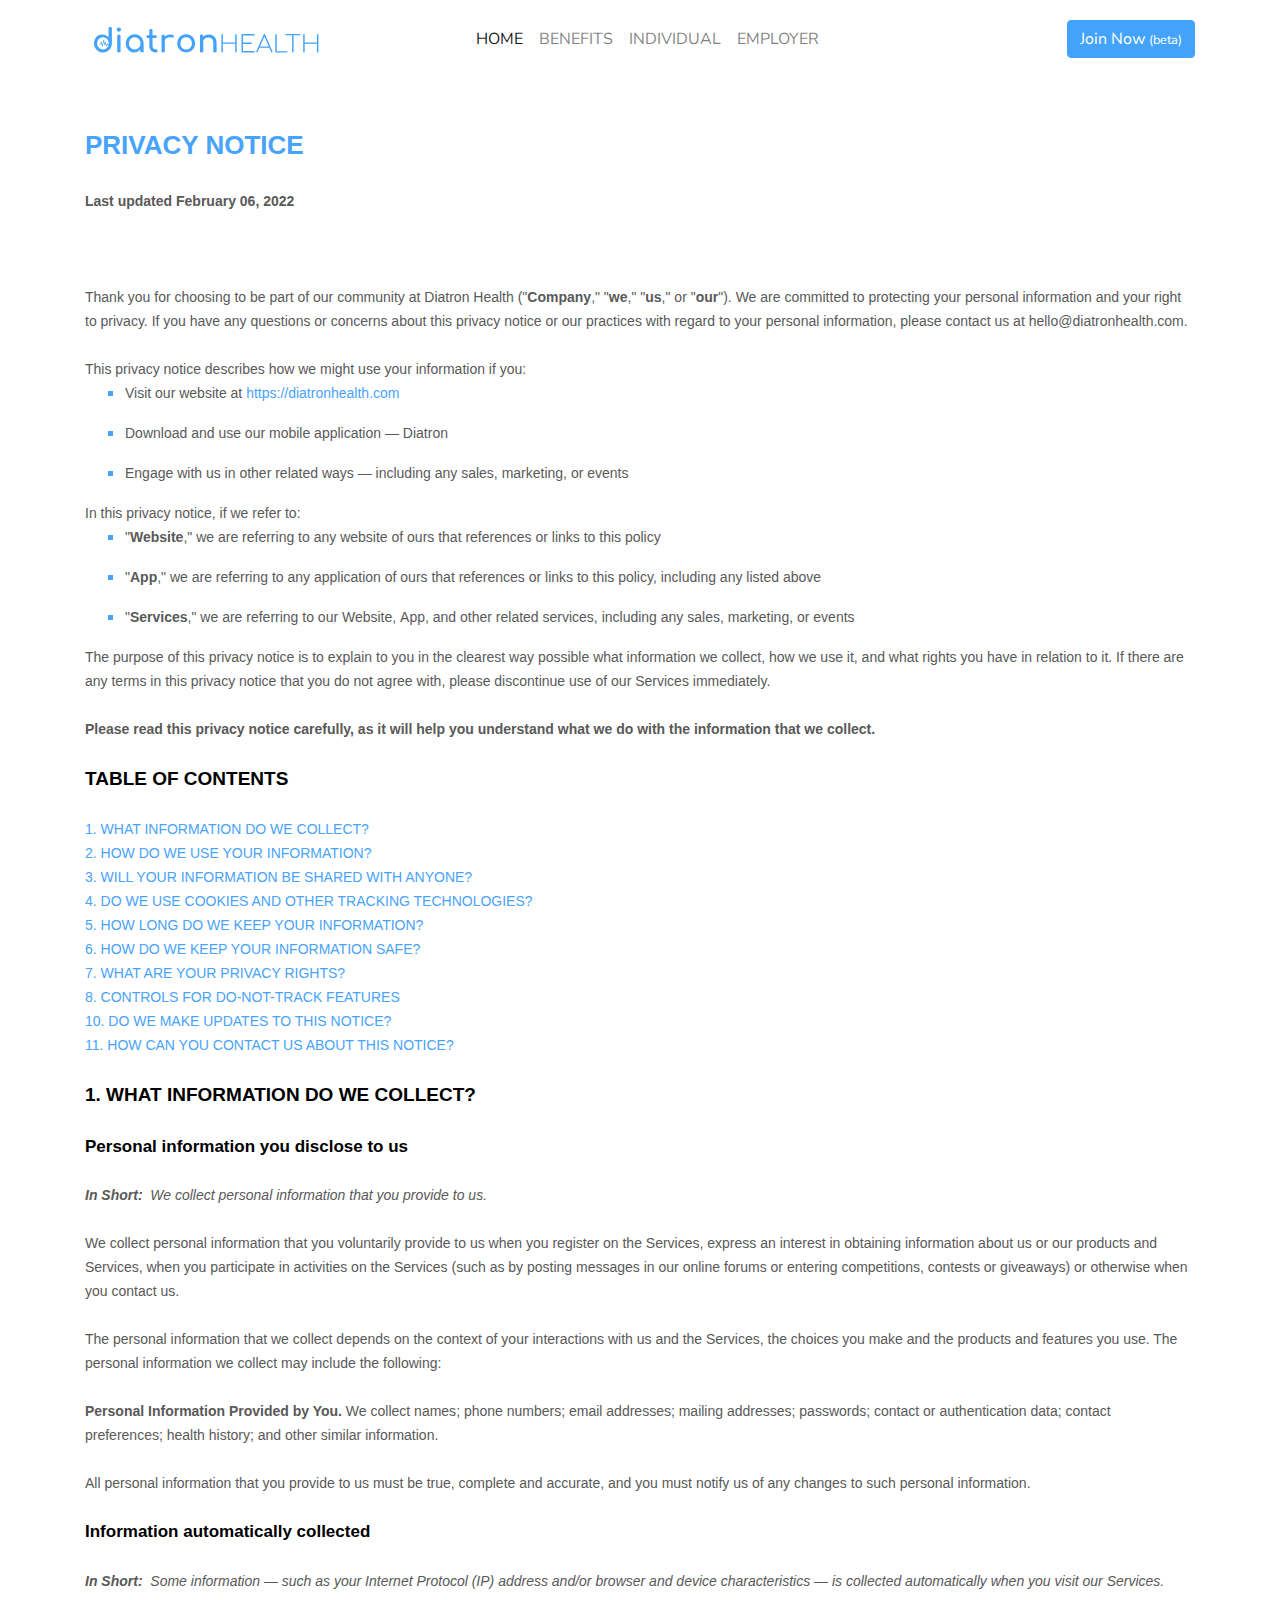
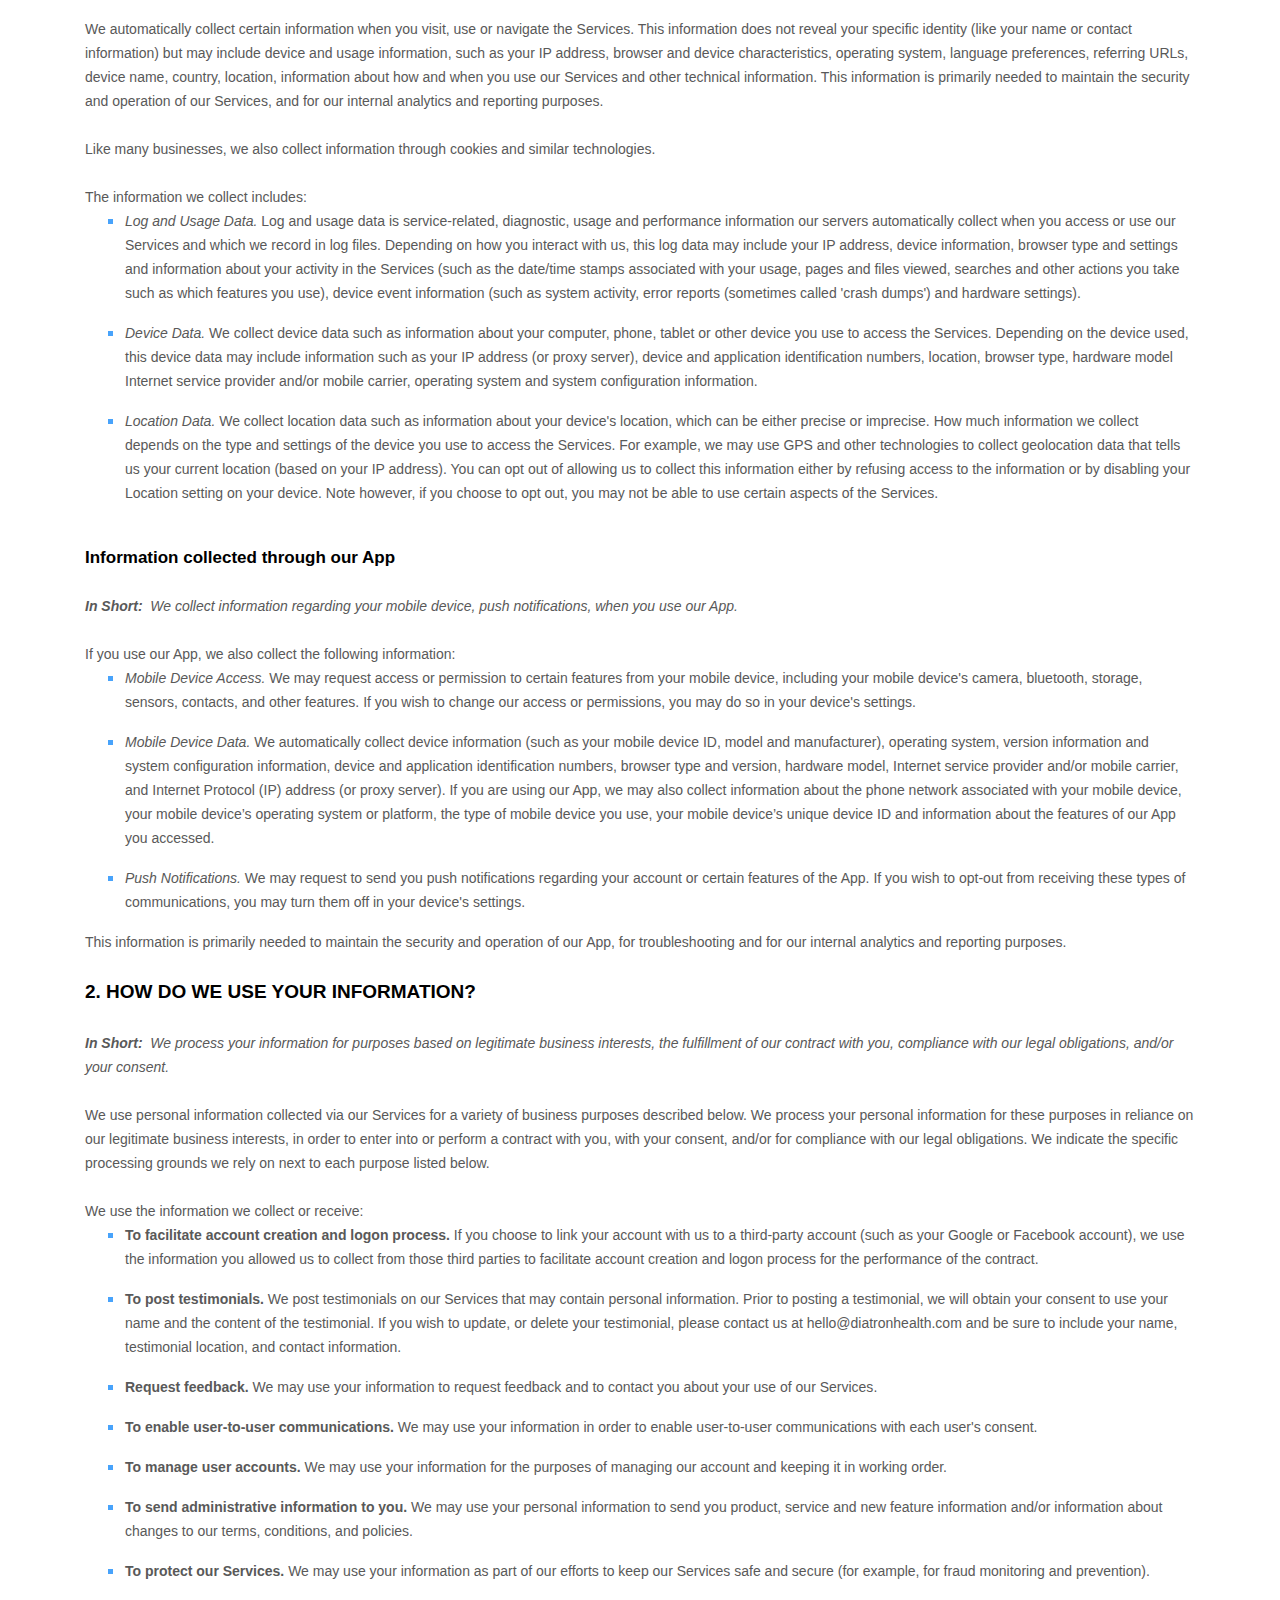
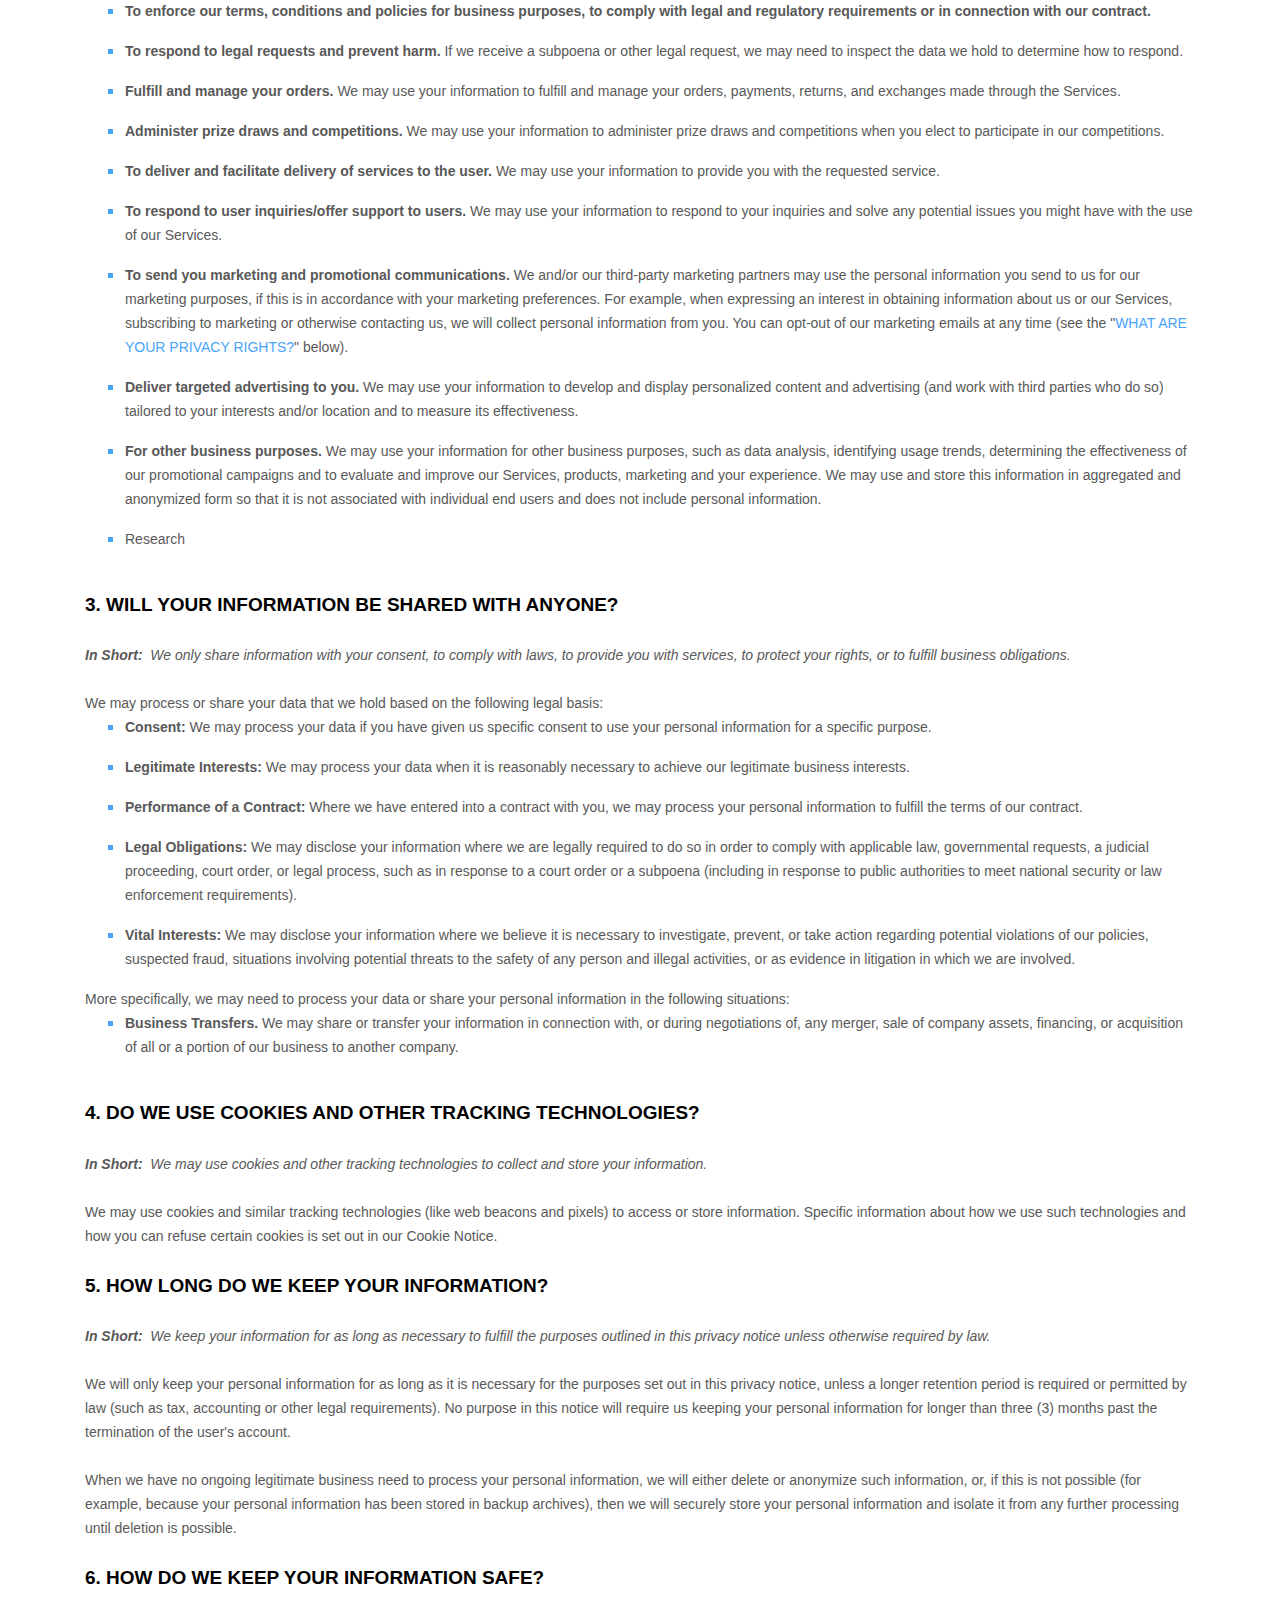
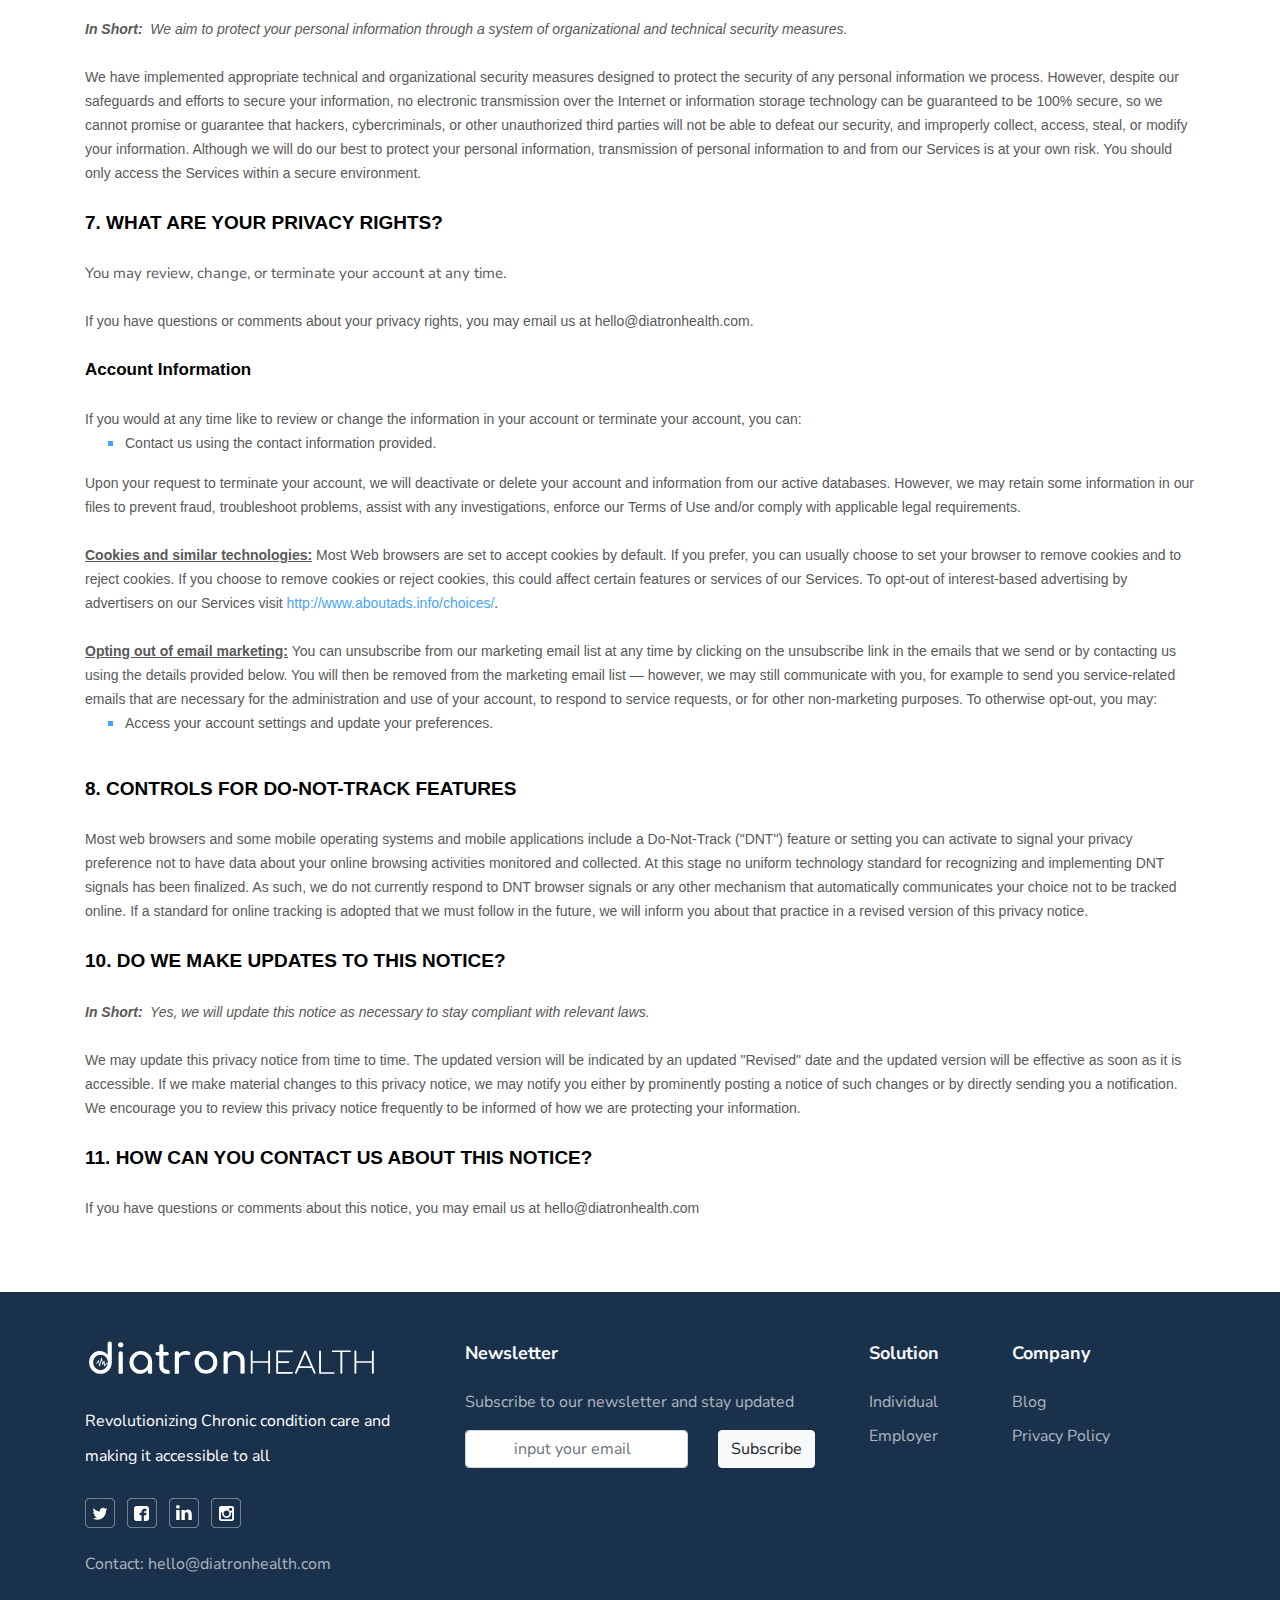
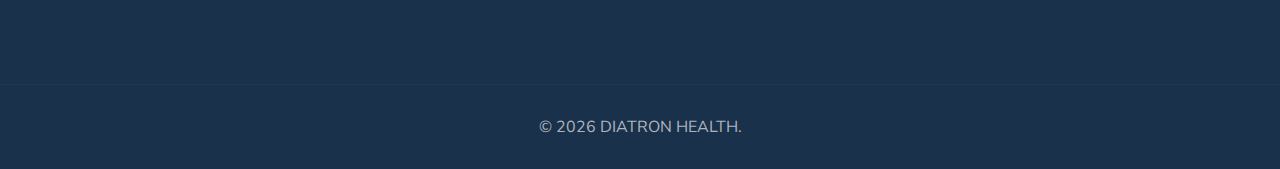
<file: privacy-policy.html>
<!DOCTYPE html>
<html lang="en">
<head>
    <head>
        <meta charset="utf-8"/>
        <title>Privacy Policy - Diatron</title>
        <meta name="viewport" content="width=device-width, initial-scale=1.0">
        <meta name="description"
              content="Harnessing the power of behavioral science, mobile computing, and data science to provide best possible and cost effective care for people living with/ preventing chronic conditions and make healthy habits stick."/>
        <meta name="keywords" content="Healthcare, Software, Hardware, Behavioural science, mobile computing, Data science, Healthtech, Health, Diabetes, Weight, Chronic condition, Diatron, Diatronhealth, Diatron health, Digital health, Predictive analysis, Behavioural Health, Health tech, Nigeria Health tech, NCD, NCD care, hypertension, weight management, natural medicine, root medicine, telehealth, mental health, mental well-being, employee well-being, insurance, glucometer, test strip secure health data, wearables" />
        <meta name="author" content="Diatron Technology"/>

        <!-- Open Graph / Facebook -->
        <meta property="og:type" content="website">
        <meta property="og:url" content="https://diatronhealth.com/">
        <meta property="og:title" content="Diatron - Lots to prevent, Less to spend">
        <meta property="og:description"
              content="Harnessing the power of behavioral science, mobile computing, and data science to provide best possible and cost effective care for people living with/ preventing chronic conditions and make healthy habits stick.">
        <meta property="og:image"
              content="https://res.cloudinary.com/bhankypsalm/image/upload/v1607957223/DiatronBanner_n9woys.png">

        <!-- Twitter -->
        <meta property="twitter:card" content="summary_large_image">
        <meta property="twitter:url" content="https://https://diatronhealth.com/">
        <meta property="twitter:title" content="Diatron - Lots to prevent, Less to spend">
        <meta property="twitter:description"
              content="Harnessing the power of behavioral science, mobile computing, and data science to provide best possible and cost effective care for people living with/ preventing chronic conditions and make healthy habits stick.">
        <meta property="twitter:image"
              content="https://res.cloudinary.com/bhankypsalm/image/upload/v1607957223/DiatronBanner_n9woys.png">
        <meta name="website" content="https://diatronhealth.com"/>
        <meta name="Version" content="v1.0.0"/>
        <meta charset="UTF-8">
        <title>Title</title>
        <link rel="shortcut icon" href="assets/img/logo-icon.svg">
        <link rel="stylesheet" href="https://maxcdn.bootstrapcdn.com/bootstrap/4.0.0/css/bootstrap.min.css"
              integrity="sha384-Gn5384xqQ1aoWXA+058RXPxPg6fy4IWvTNh0E263XmFcJlSAwiGgFAW/dAiS6JXm"
              crossorigin="anonymous">
        <link rel="stylesheet" href="assets/styles/style.css">
        <script
                type="text/javascript"
                src="https://app.termly.io/embed.min.js"
                data-auto-block="on"
                data-website-uuid="1c5e8edb-002b-41e6-b732-dbbe9fe710f5"
        ></script>
        <!-- Global site tag (gtag.js) - Google Analytics -->
        <script async src="https://www.googletagmanager.com/gtag/js?id=G-LTCLNL5FQK"></script>
        <script>
            window.dataLayer = window.dataLayer || [];
            function gtag(){dataLayer.push(arguments);}
            gtag('js', new Date());

            gtag('config', 'G-LTCLNL5FQK');
        </script>
    </head>
</head>

<div>
    <style>
        /*[data-custom-class='body'], [data-custom-class='body'] * {*/
        /*    background: transparent !important;*/
        /*}*/

        [data-custom-class='title'], [data-custom-class='title'] * {
            font-family: Arial !important;
            font-size: 26px !important;
            color: #48a3fb !important;
        }

        [data-custom-class='subtitle'], [data-custom-class='subtitle'] * {
            font-family: Arial !important;
            color: #595959 !important;
            font-size: 14px !important;
        }

        [data-custom-class='heading_1'], [data-custom-class='heading_1'] * {
            font-family: Arial !important;
            font-size: 19px !important;
            color: #000000 !important;
        }

        [data-custom-class='heading_2'], [data-custom-class='heading_2'] * {
            font-family: Arial !important;
            font-size: 17px !important;
            color: #000000 !important;
        }

        [data-custom-class='body_text'], [data-custom-class='body_text'] * {
            color: #595959 !important;
            font-size: 14px !important;
            font-family: Arial !important;
        }

        [data-custom-class='link'], [data-custom-class='link'] * {
            color: #48a3fb !important;
            font-size: 14px !important;
            font-family: Arial !important;
            word-break: break-word !important;
        }
    </style>

    <header>
        <div class="bg-warning py-2 d-none" id="announcement">
            <span class="d-flex justify-content-center mb-0">Be the first to know! <span onclick="earlyAccess()" class="ml-2 text-primary cursor"> click here</span> 🎉 </span>
            <div class="float-right cursor" style="margin-top: -25px" onclick="hideAnnouncement()"><img src="./assets/img/times.svg" style="height: 20px" alt="" class="img-fluid"></div>
        </div>

        <nav id="navbar_top" class="navbar navbar-expand-lg navbar-light bg-white">
            <div class="container">
                <a class="navbar-brand" href="/"><img src="./assets/img/dia-logo.svg" class="img-fluid header-logo" alt=""></a>
                <button class="navbar-toggler" type="button" data-toggle="collapse" data-target="#navbarNavAltMarkup" aria-controls="navbarNavAltMarkup" aria-expanded="false" aria-label="Toggle navigation">
                    <span class="navbar-toggler-icon"></span>
                </button>
                <div class="collapse navbar-collapse d-md-flex justify-content-md-center ml-md-n5 nav-col" id="navbarNavAltMarkup">
                    <div class="navbar-nav text-uppercase">
                        <a class="nav-item nav-link active" href="/">Home <span class="sr-only">(current)</span></a>
                        <a class="nav-item nav-link" href="/#benefits">Benefits</a>
                        <a class="nav-item nav-link" href="/#individual">Individual</a>
                        <a class="nav-item nav-link" href="/#employer">Employer</a>
                    </div>
                    <button class="btn btn-primary d-block d-md-none" onclick="earlyAccess()">Join Now <small>(beta)</small></button>
                </div>
                <button onclick="earlyAccess()" class="btn btn-primary d-none d-md-block">Join Now <small>(beta)</small></button>
            </div>
        </nav>
    </header>

    <div class="mt-5">
        <div class="container" data-custom-class="body">
            <div><strong><span style="font-size: 26px;"><span
                    data-custom-class="title">PRIVACY NOTICE</span></span></strong></div>
            <div><br></div>
            <div><span style="color: rgb(127, 127, 127);"><strong><span style="font-size: 15px;"><span
                    data-custom-class="subtitle">Last updated <bdt
                    class="question">February 06, 2022</bdt></span></span></strong></span></div>
            <div><br></div>
            <div><br></div>
            <div><br></div>
            <div style="line-height: 1.5;"><span style="color: rgb(127, 127, 127);"><span
                    style="color: rgb(89, 89, 89); font-size: 15px;"><span data-custom-class="body_text">Thank you for choosing to be part of our community at <bdt
                    class="question">Diatron Health</bdt><span style="color: rgb(89, 89, 89);"><span
                    data-custom-class="body_text"><bdt class="block-component"></bdt></span></span> ("<span
                    style="color: rgb(89, 89, 89);"><span data-custom-class="body_text"><bdt
                    class="block-component"></bdt></span></span><strong>Company</strong></span><span
                    style="color: rgb(127, 127, 127);"><span style="color: rgb(89, 89, 89);"><span
                    data-custom-class="body_text"><span style="color: rgb(89, 89, 89);"><span
                    data-custom-class="body_text"><bdt
                    class="statement-end-if-in-editor"><span
                    data-custom-class="body_text"></span></bdt></span></span></span></span></span><span
                    data-custom-class="body_text">," "<strong>we</strong>," "<strong>us</strong>," or "<strong>our</strong>"). We are committed to protecting your personal information and your right to privacy. If you have any questions or concerns about this privacy notice or our practices with regard to your personal information, please contact us at <bdt
                    class="question">hello@diatronhealth.com</bdt>.</span></span></span></div>
            <div style="line-height: 1.5;"><br></div>
            <div style="line-height: 1.5;"><span style="font-size: 15px;"><span style="color: rgb(127, 127, 127);"><span
                    data-custom-class="body_text">This privacy notice describes how we might use your information if you:</span></span></span><span
                    style="font-size: 15px;"><span style="color: rgb(127, 127, 127);"><span
                    data-custom-class="body_text"><span style="color: rgb(89, 89, 89);"><span
                    data-custom-class="body_text"><bdt
                    class="block-component"></bdt></span></span></span></span></span></div>
            <ul>
                <li style="line-height: 1.5;"><span style="font-size: 15px; color: rgb(89, 89, 89);"><span
                        style="font-size: 15px; color: rgb(89, 89, 89);"><span data-custom-class="body_text">Visit our website<bdt
                        class="block-component"></bdt> at <bdt class="question"><a href="https://diatronhealth.com"
                                                                                   target="_blank"
                                                                                   data-custom-class="link">https://diatronhealth.com</a></bdt><span
                        style="font-size: 15px;"><span style="color: rgb(89, 89, 89);"><span
                        data-custom-class="body_text"><span style="font-size: 15px;"><span
                        style="color: rgb(89, 89, 89);"><bdt
                        class="statement-end-if-in-editor"></bdt></span></span></span></span></span></span></span></span>
                </li>
            </ul>
            <div>
                <bdt class="block-component"><span style="font-size: 15px;"><span style="font-size: 15px;"><span
                        style="color: rgb(127, 127, 127);"><span data-custom-class="body_text"><span
                        style="color: rgb(89, 89, 89);"><span data-custom-class="body_text"><bdt
                        class="block-component"></bdt></span></span></span></span></span></span></bdt>
            </div>
            <ul>
                <li style="line-height: 1.5;"><span style="font-size: 15px; color: rgb(89, 89, 89);"><span
                        style="font-size: 15px; color: rgb(89, 89, 89);"><span data-custom-class="body_text">Download and use our mobile application<bdt
                        class="block-component"></bdt> — <bdt class="question">Diatron<span
                        style="font-size: 15px; color: rgb(89, 89, 89);"><span
                        style="font-size: 15px; color: rgb(89, 89, 89);"><span data-custom-class="body_text"><span
                        style="font-size: 15px;"><span style="color: rgb(89, 89, 89);"><span
                        data-custom-class="body_text"><span style="font-size: 15px;"><span
                        style="color: rgb(89, 89, 89);"><bdt
                        class="statement-end-if-in-editor"></bdt></span></span></span></span></span></span></span></span></bdt></span></span></span><span
                        style="font-size: 15px; color: rgb(89, 89, 89);"><span
                        style="font-size: 15px; color: rgb(89, 89, 89);"><span data-custom-class="body_text"><span
                        style="font-size: 15px;"><span style="color: rgb(89, 89, 89);"><span
                        data-custom-class="body_text"><span style="font-size: 15px;"><span
                        style="color: rgb(89, 89, 89);"><bdt
                        class="statement-end-if-in-editor"></bdt></span></span></span></span></span></span></span></span>
                </li>
            </ul>
            <div>
                <bdt class="block-component"><span style="font-size: 15px;"><span style="font-size: 15px;"><span
                        style="color: rgb(127, 127, 127);"><span data-custom-class="body_text"><span
                        style="color: rgb(89, 89, 89);"><span data-custom-class="body_text"><bdt
                        class="block-component"></bdt></span></span></span></span></span></span></span></span></li></ul>
                    <div style="line-height: 1.5;"><span style="font-size: 15px;"><span
                            style="color: rgb(127, 127, 127);"><span data-custom-class="body_text"><span
                            style="color: rgb(89, 89, 89);"><span data-custom-class="body_text"><bdt
                            class="block-component"></bdt></span></span></span></span></span></div>
                    <ul>
                        <li style="line-height: 1.5;"><span style="font-size: 15px; color: rgb(89, 89, 89);"><span
                                style="font-size: 15px; color: rgb(89, 89, 89);"><span data-custom-class="body_text">Engage with us in other related ways ― including any sales, marketing, or events<span
                                style="font-size: 15px;"><span style="color: rgb(89, 89, 89);"><span
                                data-custom-class="body_text"><span style="font-size: 15px;"><span
                                style="color: rgb(89, 89, 89);"><bdt
                                class="statement-end-if-in-editor"></bdt></span></span></span></span></span></span></span></span>
                        </li>
                    </ul>
                    <div style="line-height: 1.5;"><span style="font-size: 15px;"><span
                            style="color: rgb(127, 127, 127);"><span data-custom-class="body_text">In this privacy notice, if we refer to:</span></span></span><span
                            style="font-size: 15px;"><span style="color: rgb(127, 127, 127);"><span
                            data-custom-class="body_text"><span style="color: rgb(89, 89, 89);"><span
                            data-custom-class="body_text"><bdt
                            class="block-component"></bdt></span></span></span></span></span></div>
                    <ul>
                        <li style="line-height: 1.5;"><span style="font-size: 15px; color: rgb(89, 89, 89);"><span
                                style="font-size: 15px; color: rgb(89, 89, 89);"><span
                                data-custom-class="body_text">"<strong>Website</strong>," we are referring to any website of ours that references or links to this policy<span
                                style="font-size: 15px;"><span style="color: rgb(89, 89, 89);"><span
                                data-custom-class="body_text"><span style="font-size: 15px;"><span
                                style="color: rgb(89, 89, 89);"><bdt
                                class="statement-end-if-in-editor"></bdt></span></span></span></span></span></span></span></span>
                        </li>
                    </ul>
                    <div>
                        <bdt class="block-component"><span style="font-size: 15px;"><span style="font-size: 15px;"><span
                                style="color: rgb(127, 127, 127);"><span data-custom-class="body_text"><span
                                style="color: rgb(89, 89, 89);"><span data-custom-class="body_text"><bdt
                                class="block-component"></bdt></span></span></span></span></span></span></bdt>
                    </div>
                    <ul>
                        <li style="line-height: 1.5;"><span style="font-size: 15px; color: rgb(89, 89, 89);"><span
                                style="font-size: 15px; color: rgb(89, 89, 89);"><span
                                data-custom-class="body_text">"<strong>App</strong>," we are referring to any application of ours that references or links to this policy, including any listed above</span></span></span><span
                                style="font-size: 15px; color: rgb(89, 89, 89);"><span
                                style="font-size: 15px; color: rgb(89, 89, 89);"><span
                                data-custom-class="body_text"><span
                                style="font-size: 15px;"><span style="color: rgb(89, 89, 89);"><span
                                data-custom-class="body_text"><span style="font-size: 15px;"><span
                                style="color: rgb(89, 89, 89);"><bdt
                                class="statement-end-if-in-editor"></bdt></span></span></span></span></span></span></span></span>
                        </li>
                    </ul>
                    <div>
                        <bdt class="block-component"><span style="font-size: 15px;"><span style="font-size: 15px;"><span
                                style="color: rgb(127, 127, 127);"><span data-custom-class="body_text"><span
                                style="color: rgb(89, 89, 89);"><span data-custom-class="body_text"><bdt
                                class="block-component"></bdt></span></span></span></span></span></span></bdt>
                    </div>
                    <ul>
                        <li style="line-height: 1.5;"><span style="font-size: 15px; color: rgb(89, 89, 89);"><span
                                style="font-size: 15px; color: rgb(89, 89, 89);"><span
                                data-custom-class="body_text">"<strong>Services</strong>," we are referring to our<span
                                style="font-size: 15px;"><span style="color: rgb(127, 127, 127);"><span
                                data-custom-class="body_text"><span style="color: rgb(89, 89, 89);"><span
                                data-custom-class="body_text"><bdt
                                class="block-component"></bdt></span></span></span></span></span> Website,<span
                                style="font-size: 15px; color: rgb(89, 89, 89);"><span
                                style="font-size: 15px; color: rgb(89, 89, 89);"><span
                                data-custom-class="body_text"><span
                                style="font-size: 15px;"><span style="color: rgb(89, 89, 89);"><span
                                data-custom-class="body_text"><span style="font-size: 15px;"><span
                                style="color: rgb(89, 89, 89);"><bdt class="statement-end-if-in-editor"><bdt
                                class="block-component"></bdt></bdt></span></span></span></span></span></span></span></span><span
                                style="font-size: 15px;"><span style="color: rgb(127, 127, 127);"><span
                                data-custom-class="body_text"> App,</span></span></span><span
                                style="font-size: 15px; color: rgb(89, 89, 89);"><span
                                style="font-size: 15px; color: rgb(89, 89, 89);"><span
                                data-custom-class="body_text"><span
                                style="font-size: 15px; color: rgb(89, 89, 89);"><span
                                style="font-size: 15px; color: rgb(89, 89, 89);"><span
                                data-custom-class="body_text"><span
                                style="font-size: 15px;"><span style="color: rgb(89, 89, 89);"><span
                                data-custom-class="body_text"><span style="font-size: 15px;"><span
                                style="color: rgb(89, 89, 89);"><bdt class="statement-end-if-in-editor"><bdt
                                class="statement-end-if-in-editor"></bdt></bdt></span></span></span></span></span></span></span></span></span></span></span><span
                                style="font-size: 15px;"><span style="color: rgb(127, 127, 127);"><span
                                data-custom-class="body_text"> and other related services, including any sales, marketing, or events<span
                                style="font-size: 15px; color: rgb(89, 89, 89);"><span
                                style="font-size: 15px; color: rgb(89, 89, 89);"><span
                                data-custom-class="body_text"><span
                                style="font-size: 15px;"><span style="color: rgb(89, 89, 89);"><span
                                data-custom-class="body_text"><span style="font-size: 15px;"><span
                                style="color: rgb(89, 89, 89);"><bdt
                                class="statement-end-if-in-editor"></bdt></span></span></span></span></span></span></span></span></span></span></span></span></span></span>
                        </li>
                    </ul>
                    <div style="line-height: 1.5;"><span style="font-size: 15px;"><span
                            style="color: rgb(127, 127, 127);"><span data-custom-class="body_text">The purpose of this privacy notice is to explain to you in the clearest way possible what information we collect, how we use it, and what rights you have in relation to it. If there are any terms in this privacy notice that you do not agree with, please discontinue use of our Services immediately.</span></span></span>
                    </div>
                    <div style="line-height: 1.5;"><br></div>
                    <div style="line-height: 1.5;"><span style="font-size: 15px;"><span
                            style="color: rgb(127, 127, 127);"><span style="color: rgb(89, 89, 89);"><span
                            data-custom-class="body_text"><strong>Please read this privacy notice carefully, as it will help you understand what we do with the information that we collect.</strong></span></span></span></span>
                    </div>
                    <div style="line-height: 1.5;"><br></div>
                    <div style="line-height: 1.5;"><span style="font-size: 15px;"><span
                            style="color: rgb(127, 127, 127);"><span style="color: rgb(0, 0, 0);"><strong><span
                            data-custom-class="heading_1">TABLE OF CONTENTS</span></strong></span></span></span></div>
                    <div style="line-height: 1.5;"><br></div>
                    <div style="line-height: 1.5;"><span style="font-size: 15px;"><a data-custom-class="link"
                                                                                     href="#infocollect"><span
                            style="color: rgb(89, 89, 89);">1. WHAT INFORMATION DO WE COLLECT?</span></a><span
                            style="color: rgb(127, 127, 127);"><span style="color: rgb(89, 89, 89);"><span
                            data-custom-class="body_text"><span style="color: rgb(89, 89, 89);"><bdt
                            class="block-component"></bdt></span></span></span></span></span></div>
                    <div style="line-height: 1.5;"><span style="font-size: 15px;"><a data-custom-class="link"
                                                                                     href="#infouse"><span
                            style="color: rgb(89, 89, 89);">2. HOW DO WE USE YOUR INFORMATION?</span></a><span
                            style="color: rgb(127, 127, 127);"><span style="color: rgb(89, 89, 89);"><span
                            data-custom-class="body_text"><span style="color: rgb(89, 89, 89);"><span
                            style="color: rgb(89, 89, 89);"><bdt
                            class="statement-end-if-in-editor"></bdt></span></span></span></span></span></span></div>
                    <div style="line-height: 1.5;"><span style="font-size: 15px;"><span style="color: rgb(89, 89, 89);"><a
                            data-custom-class="link"
                            href="#infoshare">3. WILL YOUR INFORMATION BE SHARED WITH ANYONE?</a></span><span
                            style="color: rgb(127, 127, 127);"><span style="color: rgb(89, 89, 89);"><span
                            data-custom-class="body_text"><span style="color: rgb(89, 89, 89);"><bdt
                            class="block-component"></bdt></span><bdt
                            class="block-component"></bdt></span></span></span></span></span></div>
                    <div style="line-height: 1.5;"><span style="font-size: 15px;"><a data-custom-class="link"
                                                                                     href="#cookies"><span
                            style="color: rgb(89, 89, 89);">4. DO WE USE COOKIES AND OTHER TRACKING TECHNOLOGIES?</span></a><span
                            style="color: rgb(127, 127, 127);"><span style="color: rgb(89, 89, 89);"><span
                            data-custom-class="body_text"><span style="color: rgb(89, 89, 89);"><bdt
                            class="statement-end-if-in-editor"></bdt></span></span></span></span></span><span
                            style="font-size: 15px;"><span style="color: rgb(127, 127, 127);"><span
                            style="color: rgb(89, 89, 89);"><span data-custom-class="body_text"><span
                            style="color: rgb(89, 89, 89);"><span style="color: rgb(89, 89, 89);"><span
                            style="color: rgb(89, 89, 89);"><bdt class="block-component"></bdt></span></span><bdt
                            class="block-component"></bdt><bdt
                            class="block-component"></bdt></span></span></span></span></span></div>
                    <div style="line-height: 1.5;"><span style="font-size: 15px;"><a data-custom-class="link"
                                                                                     href="#inforetain"><span
                            style="color: rgb(89, 89, 89);">5. HOW LONG DO WE KEEP YOUR INFORMATION?</span></a><span
                            style="color: rgb(127, 127, 127);"><span style="color: rgb(89, 89, 89);"><span
                            data-custom-class="body_text"><span style="color: rgb(89, 89, 89);"><span
                            style="color: rgb(89, 89, 89);"><bdt
                            class="block-component"></bdt></span></span></span></span></span></span>
                    </div>
                    <div style="line-height: 1.5;"><span style="font-size: 15px;"><a data-custom-class="link"
                                                                                     href="#infosafe"><span
                            style="color: rgb(89, 89, 89);">6. HOW DO WE KEEP YOUR INFORMATION SAFE?</span></a><span
                            style="color: rgb(127, 127, 127);"><span style="color: rgb(89, 89, 89);"><span
                            data-custom-class="body_text"><span style="color: rgb(89, 89, 89);"><bdt
                            class="statement-end-if-in-editor"></bdt><bdt
                            class="block-component"></bdt></span></span></span></span></span></div>
                    <div style="line-height: 1.5;"><span style="font-size: 15px;"><span style="color: rgb(89, 89, 89);"><a
                            data-custom-class="link"
                            href="#privacyrights">7. WHAT ARE YOUR PRIVACY RIGHTS?</a></span></span></div>
                    <div style="line-height: 1.5;"><span style="font-size: 15px;"><a data-custom-class="link"
                                                                                     href="#DNT"><span
                            style="color: rgb(89, 89, 89);">8. CONTROLS FOR DO-NOT-TRACK FEATURES</span></a></span>
                    </div>
                    <div style="line-height: 1.5;"><span style="font-size: 15px;"><a data-custom-class="link"
                                                                                     href="#policyupdates"><span
                            style="color: rgb(89, 89, 89);">10. DO WE MAKE UPDATES TO THIS NOTICE?</span></a></span>
                    </div>
                    <div style="line-height: 1.5;"><a data-custom-class="link" href="#contact"><span
                            style="color: rgb(89, 89, 89); font-size: 15px;">11. HOW CAN YOU CONTACT US ABOUT THIS NOTICE?</span></a>
                    </div>
                    <div style="line-height: 1.5;"><br></div>
                    <div id="infocollect" style="line-height: 1.5;"><span style="color: rgb(127, 127, 127);"><span
                            style="color: rgb(89, 89, 89); font-size: 15px;"><span
                            style="font-size: 15px; color: rgb(89, 89, 89);"><span
                            style="font-size: 15px; color: rgb(89, 89, 89);"><span id="control"
                                                                                   style="color: rgb(0, 0, 0);"><strong><span
                            data-custom-class="heading_1">1. WHAT INFORMATION DO WE COLLECT?</span></strong></span></span></span></span></span>
                    </div>
                    <div style="line-height: 1.5;"><br></div>
                    <div style="line-height: 1.5;"><span data-custom-class="heading_2"
                                                         style="color: rgb(0, 0, 0);"><span
                            style="font-size: 15px;"><strong>Personal information you disclose to us</strong></span></span>
                    </div>
                    <div>
                        <div><br></div>
                        <div style="line-height: 1.5;"><span style="color: rgb(127, 127, 127);"><span
                                style="color: rgb(89, 89, 89); font-size: 15px;"><span
                                data-custom-class="body_text"><span
                                style="font-size: 15px; color: rgb(89, 89, 89);"><span
                                style="font-size: 15px; color: rgb(89, 89, 89);"><span
                                data-custom-class="body_text"><strong><em>In Short: </em></strong></span></span></span></span><span
                                data-custom-class="body_text"><span
                                style="font-size: 15px; color: rgb(89, 89, 89);"><span
                                style="font-size: 15px; color: rgb(89, 89, 89);"><span
                                data-custom-class="body_text"><strong><em> </em></strong><em>We collect personal information that you provide to us.</em></span></span></span></span></span></span>
                        </div>
                    </div>
                    <div style="line-height: 1.5;"><br></div>
                    <div style="line-height: 1.5;"><span style="font-size: 15px; color: rgb(89, 89, 89);"><span
                            style="font-size: 15px; color: rgb(89, 89, 89);"><span data-custom-class="body_text">We collect personal information that you voluntarily provide to us when you <span
                            style="font-size: 15px;"><bdt
                            class="block-component"></bdt></span>register on the </span><span
                            style="font-size: 15px;"><span data-custom-class="body_text"><bdt
                            class="block-component"></bdt>Services, <bdt
                            class="block-component"></span>
                </bdt>
                <span data-custom-class="body_text"><span style="font-size: 15px;"><bdt
                        class="statement-end-if-in-editor"></bdt></span></span><span data-custom-class="body_text">express an interest in obtaining information about us or our products and Services, when you participate in activities on the <span
                    style="font-size: 15px; color: rgb(89, 89, 89);"><span
                    style="font-size: 15px; color: rgb(89, 89, 89);"><span
                    style="font-size: 15px;"><span data-custom-class="body_text"><bdt class="block-component"></bdt>Services<bdt
                    class="block-component"></span></bdt></span></span></span><bdt class="block-component"></bdt> (such as by posting messages in our online forums or entering competitions, contests or giveaways)<bdt
                    class="statement-end-if-in-editor"></bdt></span></span><span data-custom-class="body_text"> or otherwise when you contact us.</span></span></span>
            </div>
            <div style="line-height: 1.5;"><br></div>
            <div style="line-height: 1.5;"><span style="font-size: 15px; color: rgb(89, 89, 89);"><span
                    style="font-size: 15px; color: rgb(89, 89, 89);"><span data-custom-class="body_text">The personal information that we collect depends on the context of your interactions with us and the <span
                    style="font-size: 15px; color: rgb(89, 89, 89);"><span
                    style="font-size: 15px; color: rgb(89, 89, 89);"><span
                    style="font-size: 15px;"><span data-custom-class="body_text"><span
                    style="font-size: 15px; color: rgb(89, 89, 89);"><span
                    style="font-size: 15px; color: rgb(89, 89, 89);"><span
                    style="font-size: 15px;"><span data-custom-class="body_text"><bdt class="block-component"></bdt>Services<bdt
                    class="block-component"></span></bdt></span></span></span></span></span></span></span><span
                    style="font-size: 15px;">, the choices you make and the products and features you use. The personal information we collect may include the following:<bdt
                    class="block-component"></bdt></span></span></span></span></div>
            <div style="line-height: 1.5;"><br></div>
            <div style="line-height: 1.5;"><span style="font-size: 15px; color: rgb(89, 89, 89);"><span
                    style="font-size: 15px; color: rgb(89, 89, 89);"><span data-custom-class="body_text"><strong>Personal Information Provided by You.</strong> We collect <span
                    style="font-size: 15px;"><span data-custom-class="body_text"><bdt class="forloop-component"></bdt><bdt
                    class="question">names</bdt>; </span><span data-custom-class="body_text"><bdt
                    class="forloop-component"></bdt><bdt class="question">phone numbers</bdt>; </span><span
                    data-custom-class="body_text"><bdt class="forloop-component"></bdt><bdt
                    class="question">email addresses</bdt>; </span><span data-custom-class="body_text"><bdt
                    class="forloop-component"></bdt><bdt class="question">mailing addresses</bdt>; </span><span
                    data-custom-class="body_text"><bdt class="forloop-component"></bdt><bdt
                    class="question">passwords</bdt>; </span><span
                    data-custom-class="body_text"><bdt class="forloop-component"></bdt><bdt class="question">contact or authentication data</bdt>; </span><span
                    data-custom-class="body_text"><bdt class="forloop-component"></bdt><bdt class="question">contact preferences</bdt>; </span><span
                    data-custom-class="body_text"><bdt class="forloop-component"></bdt><bdt
                    class="question">health history</bdt>; </span><span data-custom-class="body_text"><bdt
                    class="forloop-component"></bdt>and other similar information.</span><span
                    data-custom-class="body_text"><bdt class="statement-end-if-in-editor"></bdt><bdt
                    class="block-component"><bdt class="block-component"></bdt></bdt></span></span></span></span></div>
            <div style="line-height: 1.5;"><br></div>
            <div style="line-height: 1.5;"><span style="font-size: 15px; color: rgb(89, 89, 89);"><span
                    style="font-size: 15px; color: rgb(89, 89, 89);"><span data-custom-class="body_text">All personal information that you provide to us must be true, complete and accurate, and you must notify us of any changes to such personal information.<bdt
                    class="block-component"></bdt></span></span></span></div>
            <div style="line-height: 1.5;"><br></div>
            <div style="line-height: 1.5;"><span data-custom-class="heading_2" style="color: rgb(0, 0, 0);"><span
                    style="font-size: 15px;"><strong>Information automatically collected</strong></span></span></div>
            <div>
                <div><br></div>
                <div style="line-height: 1.5;"><span style="color: rgb(127, 127, 127);"><span
                        style="color: rgb(89, 89, 89); font-size: 15px;"><span data-custom-class="body_text"><span
                        style="font-size: 15px; color: rgb(89, 89, 89);"><span
                        style="font-size: 15px; color: rgb(89, 89, 89);"><span
                        data-custom-class="body_text"><strong><em>In Short: </em></strong></span></span></span></span><span
                        data-custom-class="body_text"><span style="font-size: 15px; color: rgb(89, 89, 89);"><span
                        style="font-size: 15px; color: rgb(89, 89, 89);"><span
                        data-custom-class="body_text"><strong><em> </em></strong><em>Some information — such as your Internet Protocol (IP) address and/or browser and device characteristics — is collected automatically when you visit our <span
                        style="font-size: 15px; color: rgb(89, 89, 89);"><span
                        style="font-size: 15px; color: rgb(89, 89, 89);"><span style="font-size: 15px;"><span
                        data-custom-class="body_text"><span style="font-size: 15px; color: rgb(89, 89, 89);"><span
                        style="font-size: 15px; color: rgb(89, 89, 89);"><span style="font-size: 15px;"><span
                        data-custom-class="body_text"><bdt class="block-component"></bdt>Services<bdt
                        class="block-component"></span></bdt></span></span></span></span></span></span></span>.</em></span></span></span></span></span></span>
                </div>
            </div>
            <div style="line-height: 1.5;"><br></div>
            <div style="line-height: 1.5;"><span style="font-size: 15px; color: rgb(89, 89, 89);"><span
                    style="font-size: 15px; color: rgb(89, 89, 89);"><span data-custom-class="body_text">We automatically collect certain information when you visit, use or navigate the <span
                    style="font-size: 15px; color: rgb(89, 89, 89);"><span
                    style="font-size: 15px; color: rgb(89, 89, 89);"><span
                    style="font-size: 15px;"><span data-custom-class="body_text"><span
                    style="font-size: 15px; color: rgb(89, 89, 89);"><span
                    style="font-size: 15px; color: rgb(89, 89, 89);"><span
                    style="font-size: 15px;"><span data-custom-class="body_text"><bdt class="block-component"></bdt>Services<bdt
                    class="block-component"></span></bdt></span></span></span></span></span></span></span>. This information does not reveal your specific identity (like your name or contact information) but may include device and usage information, such as your IP address, browser and device characteristics, operating system, language preferences, referring URLs, device name, country, location, information about how and when you use our <span
                    style="font-size: 15px; color: rgb(89, 89, 89);"><span
                    style="font-size: 15px; color: rgb(89, 89, 89);"><span
                    style="font-size: 15px;"><span data-custom-class="body_text"><span
                    style="font-size: 15px; color: rgb(89, 89, 89);"><span
                    style="font-size: 15px; color: rgb(89, 89, 89);"><span
                    style="font-size: 15px;"><span data-custom-class="body_text"><bdt class="block-component"></bdt>Services<bdt
                    class="block-component"></span></bdt></span></span></span></span></span></span></span> and other technical information. This information is primarily needed to maintain the security and operation of our <span
                    style="font-size: 15px; color: rgb(89, 89, 89);"><span
                    style="font-size: 15px; color: rgb(89, 89, 89);"><span
                    style="font-size: 15px;"><span data-custom-class="body_text"><span
                    style="font-size: 15px; color: rgb(89, 89, 89);"><span
                    style="font-size: 15px; color: rgb(89, 89, 89);"><span
                    style="font-size: 15px;"><span data-custom-class="body_text"><bdt class="block-component"></bdt>Services<bdt
                    class="block-component"></span></bdt></span></span></span></span></span></span></span>, and for our internal analytics and reporting purposes.<bdt
                    class="block-component"></bdt></span></span></span></div>
            <div style="line-height: 1.5;"><br></div>
            <div style="line-height: 1.5;"><span style="font-size: 15px; color: rgb(89, 89, 89);"><span
                    style="font-size: 15px; color: rgb(89, 89, 89);"><span data-custom-class="body_text">Like many businesses, we also collect information through cookies and similar technologies. <bdt
                    class="block-component"></bdt><bdt class="block-component"></bdt><bdt
                    class="statement-end-if-in-editor"><span data-custom-class="body_text"></span></bdt><bdt
                    class="block-component"></bdt></span></span></span></div>
            <div style="line-height: 1.5;"><br></div>
            <div style="line-height: 1.5;"><span style="font-size: 15px; color: rgb(89, 89, 89);"><span
                    style="font-size: 15px; color: rgb(89, 89, 89);"><span data-custom-class="body_text">The information we collect includes:<bdt
                    class="block-component"></bdt></span></span></span></div>
            <ul>
                <li style="line-height: 1.5;"><span style="font-size: 15px; color: rgb(89, 89, 89);"><span
                        style="font-size: 15px; color: rgb(89, 89, 89);"><span data-custom-class="body_text"><em>Log and Usage Data.</em> Log and usage data is service-related, diagnostic, usage and performance information our servers automatically collect when you access or use our <span
                        style="font-size: 15px; color: rgb(89, 89, 89);"><span
                        style="font-size: 15px; color: rgb(89, 89, 89);"><span style="font-size: 15px;"><span
                        data-custom-class="body_text"><span style="font-size: 15px; color: rgb(89, 89, 89);"><span
                        style="font-size: 15px; color: rgb(89, 89, 89);"><span style="font-size: 15px;"><span
                        data-custom-class="body_text"><bdt class="block-component"></bdt>Services<bdt
                        class="block-component"></span></bdt></span></span></span></span></span></span></span> and which we record in log files. Depending on how you interact with us, this log data may include your IP address, device information, browser type and settings and information about your activity in the <span
                        style="font-size: 15px; color: rgb(89, 89, 89);"><span
                        style="font-size: 15px; color: rgb(89, 89, 89);"><span style="font-size: 15px;"><span
                        data-custom-class="body_text"><span style="font-size: 15px; color: rgb(89, 89, 89);"><span
                        style="font-size: 15px; color: rgb(89, 89, 89);"><span style="font-size: 15px;"><span
                        data-custom-class="body_text"><bdt class="block-component"></bdt>Services<bdt
                        class="block-component"></span></bdt></span></span></span></span></span></span></span><span
                        style="font-size: 15px;"> </span>(such as the date/time stamps associated with your usage, pages and files viewed, searches and other actions you take such as which features you use), device event information (such as system activity, error reports (sometimes called 'crash dumps') and hardware settings).<span
                        style="font-size: 15px;"><span style="color: rgb(89, 89, 89);"><span
                        data-custom-class="body_text"><span style="font-size: 15px;"><span
                        style="color: rgb(89, 89, 89);"><bdt
                        class="statement-end-if-in-editor"></bdt></span></span></span></span></span></span></span></span>
                </li>
            </ul>
            <div>
                <bdt class="block-component"><span style="font-size: 15px;"></span></bdt>
            </div>
            <ul>
                <li style="line-height: 1.5;"><span style="font-size: 15px; color: rgb(89, 89, 89);"><span
                        style="font-size: 15px; color: rgb(89, 89, 89);"><span data-custom-class="body_text"><em>Device Data.</em> We collect device data such as information about your computer, phone, tablet or other device you use to access the <span
                        style="font-size: 15px; color: rgb(89, 89, 89);"><span
                        style="font-size: 15px; color: rgb(89, 89, 89);"><span style="font-size: 15px;"><span
                        data-custom-class="body_text"><span style="font-size: 15px; color: rgb(89, 89, 89);"><span
                        style="font-size: 15px; color: rgb(89, 89, 89);"><span style="font-size: 15px;"><span
                        data-custom-class="body_text"><bdt class="block-component"></bdt>Services<bdt
                        class="block-component"></span></bdt></span></span></span></span></span></span></span>. Depending on the device used, this device data may include information such as your IP address (or proxy server), device and application identification numbers, location, browser type, hardware model Internet service provider and/or mobile carrier, operating system and system configuration information.<span
                        style="font-size: 15px;"><span style="color: rgb(89, 89, 89);"><span
                        data-custom-class="body_text"><span style="font-size: 15px;"><span
                        style="color: rgb(89, 89, 89);"><bdt
                        class="statement-end-if-in-editor"></bdt></span></span></span></span></span></span></span></span>
                </li>
            </ul>
            <div>
                <bdt class="block-component"><span style="font-size: 15px;"></span></bdt>
            </div>
            <ul>
                <li style="line-height: 1.5;"><span style="font-size: 15px; color: rgb(89, 89, 89);"><span
                        style="font-size: 15px; color: rgb(89, 89, 89);"><span data-custom-class="body_text"><em>Location Data.</em> We collect location data such as information about your device's location, which can be either precise or imprecise. How much information we collect depends on the type and settings of the device you use to access the <span
                        style="font-size: 15px; color: rgb(89, 89, 89);"><span
                        style="font-size: 15px; color: rgb(89, 89, 89);"><span style="font-size: 15px;"><span
                        data-custom-class="body_text"><span style="font-size: 15px; color: rgb(89, 89, 89);"><span
                        style="font-size: 15px; color: rgb(89, 89, 89);"><span style="font-size: 15px;"><span
                        data-custom-class="body_text"><bdt class="block-component"></bdt>Services<bdt
                        class="block-component"></span></bdt></span></span></span></span></span></span></span>. For example, we may use GPS and other technologies to collect geolocation data that tells us your current location (based on your IP address). You can opt out of allowing us to collect this information either by refusing access to the information or by disabling your Location setting on your device. Note however, if you choose to opt out, you may not be able to use certain aspects of the Services.<span
                        style="font-size: 15px;"><span style="color: rgb(89, 89, 89);"><span
                        data-custom-class="body_text"><span style="font-size: 15px;"><span
                        style="color: rgb(89, 89, 89);"><bdt
                        class="statement-end-if-in-editor"></bdt></span></span></span></span></span></span></span></span>
                </li>
            </ul>
            <div>
                <bdt class="block-component"><span style="font-size: 15px;"></bdt>
                </bdt>
                <bdt class="statement-end-if-in-editor"></bdt>
                <span data-custom-class="body_text"><span style="font-size: 15px;"><bdt
                        class="statement-end-if-in-editor"><bdt
                        class="statement-end-if-in-editor"><span style="font-size: 15px;"><span
                        data-custom-class="body_text"><span style="font-size: 15px;"><span
                        data-custom-class="body_text"><bdt
                        class="statement-end-if-in-editor"><bdt class="statement-end-if-in-editor"><bdt
                        class="block-component"></bdt></bdt></bdt></span></span></span></span></bdt></bdt></span></span></bdt></span></span></span>
            </div>
            <div style="line-height: 1.5;"><br></div>
            <div style="line-height: 1.5;"><span data-custom-class="heading_2" style="color: rgb(0, 0, 0);"><span
                    style="font-size: 15px;"><strong>Information collected through our App</strong></span></span></div>
            <div>
                <div><br></div>
                <div style="line-height: 1.5;"><span style="color: rgb(127, 127, 127);"><span
                        style="color: rgb(89, 89, 89); font-size: 15px;"><span data-custom-class="body_text"><span
                        style="font-size: 15px; color: rgb(89, 89, 89);"><span
                        style="font-size: 15px; color: rgb(89, 89, 89);"><span
                        data-custom-class="body_text"><strong><em>In Short: </em></strong></span></span></span></span><span
                        data-custom-class="body_text"><span style="font-size: 15px; color: rgb(89, 89, 89);"><span
                        style="font-size: 15px; color: rgb(89, 89, 89);"><span
                        data-custom-class="body_text"><strong><em> </em></strong><em>We collect information regarding your<span
                        data-custom-class="body_text" style="font-size: 15px;"><bdt class="block-component"></bdt><bdt
                        class="block-component"></bdt> mobile device,<bdt class="statement-end-if-in-editor"></bdt><bdt
                        class="block-component"></bdt> push notifications,<bdt class="statement-end-if-in-editor"><bdt
                        class="block-component"></bdt></span> when you use our App.</em></span></span></span></span></span></span>
                </div>
            </div>
            <div style="line-height: 1.5;"><br></div>
            <div style="line-height: 1.5;"><span style="font-size: 15px; color: rgb(89, 89, 89);"><span
                    style="font-size: 15px; color: rgb(89, 89, 89);"><span data-custom-class="body_text">If you use our App, we also collect the following information:<bdt
                    class="block-component"></bdt></span></span></span></span></span></span></span></span></li></ul>
                <div>
                    <bdt class="block-component"><span style="font-size: 15px;"></span></bdt>
                </div>
                <ul>
                    <li style="line-height: 1.5;"><span style="font-size: 15px; color: rgb(89, 89, 89);"><span
                            style="font-size: 15px; color: rgb(89, 89, 89);"><span data-custom-class="body_text"><em>Mobile Device Access.</em> We may request access or permission to certain features from your mobile device, including your mobile device's <span
                            style="font-size: 15px;"><span style="color: rgb(89, 89, 89);"><span
                            data-custom-class="body_text"><span style="font-size: 15px;"><span
                            style="color: rgb(89, 89, 89);"><span data-custom-class="body_text"><span
                            style="color: rgb(89, 89, 89);"><span style="font-size: 15px;"><span
                            data-custom-class="body_text"><bdt class="forloop-component"></bdt><bdt
                            class="question">camera</bdt>, <bdt class="forloop-component"></bdt><bdt class="question">bluetooth</bdt>, <bdt
                            class="forloop-component"></bdt><bdt class="question">storage</bdt>, <bdt
                            class="forloop-component"></bdt><bdt class="question">sensors</bdt>, <bdt
                            class="forloop-component"></bdt><bdt class="question">contacts</bdt>, <bdt
                            class="forloop-component"></bdt></span></span></span></span></span></span></span></span></span> and other features. If you wish to change our access or permissions, you may do so in your device's settings.<span
                            style="font-size: 15px;"><span style="color: rgb(89, 89, 89);"><span
                            data-custom-class="body_text"><span style="font-size: 15px;"><span
                            style="color: rgb(89, 89, 89);"><bdt
                            class="statement-end-if-in-editor"></bdt></span></span></span></span></span></span></span></span>
                    </li>
                </ul>
                <div>
                    <bdt class="block-component"><span style="font-size: 15px;"></span></bdt>
                </div>
                <ul>
                    <li style="line-height: 1.5;"><span style="font-size: 15px; color: rgb(89, 89, 89);"><span
                            style="font-size: 15px; color: rgb(89, 89, 89);"><span data-custom-class="body_text"><em>Mobile Device Data. </em>We automatically collect device information (such as your mobile device ID, model and manufacturer), operating system, version information and system configuration information, device and application identification numbers, browser type and version, hardware model, Internet service provider and/or mobile carrier, and Internet Protocol (IP) address (or proxy server). If you are using our App, we may also collect information about the phone network associated with your mobile device, your mobile device’s operating system or platform, the type of mobile device you use, your mobile device’s unique device ID and information about the features of our App you accessed.<span
                            style="font-size: 15px;"><span style="color: rgb(89, 89, 89);"><span
                            data-custom-class="body_text"><span style="font-size: 15px;"><span
                            style="color: rgb(89, 89, 89);"><bdt
                            class="statement-end-if-in-editor"></bdt></span></span></span></span></span></span></span></span>
                    </li>
                </ul>
                <div>
                    <bdt class="block-component"><span style="font-size: 15px;"></span></bdt>
                </div>
                <ul>
                    <li style="line-height: 1.5;"><span style="font-size: 15px; color: rgb(89, 89, 89);"><span
                            style="font-size: 15px; color: rgb(89, 89, 89);"><span data-custom-class="body_text"><em>Push Notifications. </em>We may request to send you push notifications regarding your account or certain features of the App. If you wish to opt-out from receiving these types of communications, you may turn them off in your device's settings.<span
                            style="font-size: 15px;"><span style="color: rgb(89, 89, 89);"><span
                            data-custom-class="body_text"><span style="font-size: 15px;"><span
                            style="color: rgb(89, 89, 89);"><bdt
                            class="statement-end-if-in-editor"></bdt></span></span></span></span></span></span></span></span>
                    </li>
                </ul>
                <div>
                    <bdt class="block-component"><span style="font-size: 15px;"><bdt
                            class="block-component"></bdt></span></span></span></span></span></span></span></span></span></span></span></span></li></ul>
                        <div style="line-height: 1.5;"><span style="font-size: 15px; color: rgb(89, 89, 89);"><span
                                style="font-size: 15px; color: rgb(89, 89, 89);"><span data-custom-class="body_text">This information is primarily needed to maintain the security and operation of our App, for troubleshooting and for our internal analytics and reporting purposes.<span
                                style="font-size: 15px;"><span data-custom-class="body_text"><span
                                style="font-size: 15px;"><span
                                data-custom-class="body_text"><bdt class="statement-end-if-in-editor"><bdt
                                class="statement-end-if-in-editor"></bdt></bdt></span></span></span></span><span
                                style="color: rgb(89, 89, 89); font-size: 15px;"><span
                                data-custom-class="body_text"><span
                                style="color: rgb(89, 89, 89); font-size: 15px;"><span data-custom-class="body_text"><bdt
                                class="statement-end-if-in-editor"><bdt
                                class="block-component"></bdt></bdt></span></span></span></span>
                    </bdt>
                    </span></span>
                    <bdt class="block-component"></bdt>
                    </span></span></span></span></span></span></div>
                <div style="line-height: 1.5;"><br></div>
                <div id="infouse" style="line-height: 1.5;"><span style="color: rgb(127, 127, 127);"><span
                        style="color: rgb(89, 89, 89); font-size: 15px;"><span
                        style="font-size: 15px; color: rgb(89, 89, 89);"><span
                        style="font-size: 15px; color: rgb(89, 89, 89);"><span id="control"
                                                                               style="color: rgb(0, 0, 0);"><strong><span
                        data-custom-class="heading_1">2. HOW DO WE USE YOUR INFORMATION?</span></strong></span></span></span></span></span>
                </div>
                <div>
                    <div style="line-height: 1.5;"><br></div>
                    <div style="line-height: 1.5;"><span style="color: rgb(127, 127, 127);"><span
                            style="color: rgb(89, 89, 89); font-size: 15px;"><span data-custom-class="body_text"><span
                            style="font-size: 15px; color: rgb(89, 89, 89);"><span
                            style="font-size: 15px; color: rgb(89, 89, 89);"><span
                            data-custom-class="body_text"><strong><em>In Short:  </em></strong><em>We process your information for purposes based on legitimate business interests, the fulfillment of our contract with you, compliance with our legal obligations, and/or your consent.</em></span></span></span></span></span></span>
                    </div>
                </div>
                <div style="line-height: 1.5;"><br></div>
                <div style="line-height: 1.5;"><span style="font-size: 15px; color: rgb(89, 89, 89);"><span
                        style="font-size: 15px; color: rgb(89, 89, 89);"><span data-custom-class="body_text">We use personal information collected via our <span
                        style="font-size: 15px; color: rgb(89, 89, 89);"><span
                        style="font-size: 15px; color: rgb(89, 89, 89);"><span style="font-size: 15px;"><span
                        data-custom-class="body_text"><span style="font-size: 15px; color: rgb(89, 89, 89);"><span
                        style="font-size: 15px; color: rgb(89, 89, 89);"><span style="font-size: 15px;"><span
                        data-custom-class="body_text"><bdt class="block-component"></bdt>Services<bdt
                        class="block-component"></span></bdt></span></span></span></span></span></span></span> for a variety of business purposes described below. We process your personal information for these purposes in reliance on our legitimate business interests, in order to enter into or perform a contract with you, with your consent, and/or for compliance with our legal obligations. We indicate the specific processing grounds we rely on next to each purpose listed below.<bdt
                        class="block-component"></bdt></span></span></span></div>
                <div style="line-height: 1.5;"><br></div>
                <div style="line-height: 1.5;"><span style="font-size: 15px; color: rgb(89, 89, 89);"><span
                        style="font-size: 15px; color: rgb(89, 89, 89);"><span data-custom-class="body_text">We use the information we collect or receive:<bdt
                        class="block-component"></bdt></span></span></span></div>
                <ul>
                    <li style="line-height: 1.5;"><span style="font-size: 15px; color: rgb(89, 89, 89);"><span
                            style="font-size: 15px; color: rgb(89, 89, 89);"><span
                            data-custom-class="body_text"><strong>To facilitate account creation and logon process.</strong> If you choose to link your account with us to a third-party account (such as your Google or Facebook account), we use the information you allowed us to collect from those third parties to facilitate account creation and logon process for the performance of the contract.<span
                            style="color: rgb(89, 89, 89); font-size: 15px;"><span style="font-size: 15px;"><span
                            style="color: rgb(89, 89, 89);"><span data-custom-class="body_text"><bdt
                            class="block-component"><span style="font-size: 15px; color: rgb(89, 89, 89);"><span
                            style="font-size: 15px; color: rgb(89, 89, 89);"><span data-custom-class="body_text"><span
                            style="font-size: 15px; color: rgb(89, 89, 89);"><span
                            style="font-size: 15px; color: rgb(89, 89, 89);"><span data-custom-class="body_text"><span
                            style="font-size: 15px;"><span style="color: rgb(89, 89, 89);"><span
                            data-custom-class="body_text"><span style="font-size: 15px;"><span
                            style="color: rgb(89, 89, 89);"><span data-custom-class="body_text"><bdt
                            class="statement-end-if-in-editor"></bdt></span></span></span></span></span></span></span></span></span></span></span></span></bdt></span></span></span></span></span></span></span></span></span></span></span></span>
                    </li>
                </ul>
                <div><span style="font-size: 15px; color: rgb(89, 89, 89);"><span
                        style="font-size: 15px; color: rgb(89, 89, 89);"><span data-custom-class="body_text"><bdt
                        class="block-component"></bdt></span></span></span></div>
                <ul>
                    <li style="line-height: 1.5;"><span style="font-size: 15px; color: rgb(89, 89, 89);"><span
                            style="font-size: 15px; color: rgb(89, 89, 89);"><span
                            data-custom-class="body_text"><strong>To post testimonials.</strong> We post testimonials on our <span
                            style="font-size: 15px; color: rgb(89, 89, 89);"><span
                            style="font-size: 15px; color: rgb(89, 89, 89);"><span style="font-size: 15px;"><span
                            data-custom-class="body_text"><span style="font-size: 15px; color: rgb(89, 89, 89);"><span
                            style="font-size: 15px; color: rgb(89, 89, 89);"><span style="font-size: 15px;"><span
                            data-custom-class="body_text"><bdt class="block-component"></bdt>Services<bdt
                            class="block-component"></span></bdt></span></span></span></span></span></span></span> that may contain personal information. Prior to posting a testimonial, we will obtain your consent to use your name and the content of the testimonial. If you wish to update, or delete your testimonial, please contact us at <span
                            style="font-size: 15px;"><span style="color: rgb(89, 89, 89);"><span
                            data-custom-class="body_text"><bdt class="block-component"></bdt><bdt class="question">hello@diatronhealth.com</bdt><bdt
                            class="else-block"></bdt></span></span></span> and be sure to include your name, testimonial location, and contact information.<span
                            style="font-size: 15px; color: rgb(89, 89, 89);"><span
                            style="font-size: 15px; color: rgb(89, 89, 89);"><span data-custom-class="body_text"><span
                            style="font-size: 15px; color: rgb(89, 89, 89);"><span
                            style="font-size: 15px; color: rgb(89, 89, 89);"><span data-custom-class="body_text"><span
                            style="font-size: 15px;"><span style="color: rgb(89, 89, 89);"><span
                            data-custom-class="body_text"><span style="font-size: 15px;"><span
                            style="color: rgb(89, 89, 89);"><span data-custom-class="body_text"><bdt
                            class="statement-end-if-in-editor"></bdt></span></span></span></span></span></span></span></span></span></span></span></span></span></span></span>
                    </li>
                </ul>
                <div><span style="font-size: 15px; color: rgb(89, 89, 89);"><span
                        style="font-size: 15px; color: rgb(89, 89, 89);"><span data-custom-class="body_text"><bdt
                        class="block-component"></bdt></span></span></span></div>
                <ul>
                    <li style="line-height: 1.5;"><span style="font-size: 15px; color: rgb(89, 89, 89);"><span
                            style="font-size: 15px; color: rgb(89, 89, 89);"><span
                            data-custom-class="body_text"><strong>Request feedback. </strong>We may use your information to request feedback and to contact you about your use of our <span
                            style="font-size: 15px; color: rgb(89, 89, 89);"><span
                            style="font-size: 15px; color: rgb(89, 89, 89);"><span style="font-size: 15px;"><span
                            data-custom-class="body_text"><span style="font-size: 15px; color: rgb(89, 89, 89);"><span
                            style="font-size: 15px; color: rgb(89, 89, 89);"><span style="font-size: 15px;"><span
                            data-custom-class="body_text"><bdt class="block-component"></bdt>Services<bdt
                            class="block-component"></span></bdt></span></span></span></span></span></span></span><span
                            style="font-size: 15px;"><span style="color: rgb(89, 89, 89);"><span
                            data-custom-class="body_text">.<span style="font-size: 15px; color: rgb(89, 89, 89);"><span
                            style="font-size: 15px; color: rgb(89, 89, 89);"><span data-custom-class="body_text"><span
                            style="font-size: 15px; color: rgb(89, 89, 89);"><span
                            style="font-size: 15px; color: rgb(89, 89, 89);"><span data-custom-class="body_text"><span
                            style="font-size: 15px; color: rgb(89, 89, 89);"><span
                            style="font-size: 15px; color: rgb(89, 89, 89);"><span data-custom-class="body_text"><span
                            style="font-size: 15px;"><span style="color: rgb(89, 89, 89);"><span
                            data-custom-class="body_text"><span style="font-size: 15px;"><span
                            style="color: rgb(89, 89, 89);"><span data-custom-class="body_text"><bdt
                            class="statement-end-if-in-editor"></bdt></span></span></span></span></span></span></span></span></span></span></span></span></span></span></span></span></span></span></span></span></span>
                    </li>
                </ul>
                <div><span style="font-size: 15px; color: rgb(89, 89, 89);"><span
                        style="font-size: 15px; color: rgb(89, 89, 89);"><span data-custom-class="body_text"><bdt
                        class="block-component"></bdt></span></span></span></div>
                <ul>
                    <li style="line-height: 1.5;"><span style="font-size: 15px; color: rgb(89, 89, 89);"><span
                            style="font-size: 15px; color: rgb(89, 89, 89);"><span
                            data-custom-class="body_text"><strong>To enable user-to-user communications.</strong> We may use your information in order to enable user-to-user communications with each user's consent.<span
                            style="font-size: 15px; color: rgb(89, 89, 89);"><span
                            style="font-size: 15px; color: rgb(89, 89, 89);"><span data-custom-class="body_text"><span
                            style="font-size: 15px;"><span style="color: rgb(89, 89, 89);"><span
                            data-custom-class="body_text"><span style="font-size: 15px;"><span
                            style="color: rgb(89, 89, 89);"><span data-custom-class="body_text"><bdt
                            class="statement-end-if-in-editor"></bdt></span></span></span></span></span></span></span></span></span></span></span></span>
                    </li>
                </ul>
                <div><span style="font-size: 15px; color: rgb(89, 89, 89);"><span
                        style="font-size: 15px; color: rgb(89, 89, 89);"><span data-custom-class="body_text"><bdt
                        class="block-component"></bdt></span></span></span></div>
                <ul>
                    <li style="line-height: 1.5;"><span style="font-size: 15px; color: rgb(89, 89, 89);"><span
                            style="font-size: 15px; color: rgb(89, 89, 89);"><span
                            data-custom-class="body_text"><strong>To manage user accounts. </strong>We may use your information for the purposes of managing our account and keeping it in working order.<bdt
                            class="statement-end-if-in-editor"></bdt></span></span></span></li>
                </ul>
                <div>
                    <bdt class="block-component"></bdt>
                </div>
                <ul>
                    <li style="line-height: 1.5;"><span style="font-size: 15px; color: rgb(89, 89, 89);"><span
                            style="font-size: 15px; color: rgb(89, 89, 89);"><span
                            data-custom-class="body_text"><strong>To send administrative information to you. </strong>We may use your personal information to send you product, service and new feature information and/or information about changes to our terms, conditions, and policies.<span
                            style="font-size: 15px; color: rgb(89, 89, 89);"><span
                            style="font-size: 15px; color: rgb(89, 89, 89);"><span data-custom-class="body_text"><bdt
                            class="statement-end-if-in-editor"></bdt></span></span></span></span></span></span></li>
                </ul>
                <div>
                    <bdt class="block-component"></bdt>
                </div>
                <ul>
                    <li style="line-height: 1.5;"><span style="font-size: 15px; color: rgb(89, 89, 89);"><span
                            style="font-size: 15px; color: rgb(89, 89, 89);"><span
                            data-custom-class="body_text"><strong>To protect our Services. </strong>We may use your information as part of our efforts to keep our <span
                            style="font-size: 15px; color: rgb(89, 89, 89);"><span
                            style="font-size: 15px; color: rgb(89, 89, 89);"><span style="font-size: 15px;"><span
                            data-custom-class="body_text"><span style="font-size: 15px; color: rgb(89, 89, 89);"><span
                            style="font-size: 15px; color: rgb(89, 89, 89);"><span style="font-size: 15px;"><span
                            data-custom-class="body_text"><bdt class="block-component"></bdt>Services<bdt
                            class="block-component"></span></bdt></span></span></span></span></span></span></span> safe and secure (for example, for fraud monitoring and prevention).<span
                            style="font-size: 15px; color: rgb(89, 89, 89);"><span
                            style="font-size: 15px; color: rgb(89, 89, 89);"><span data-custom-class="body_text"><span
                            style="font-size: 15px; color: rgb(89, 89, 89);"><span
                            style="font-size: 15px; color: rgb(89, 89, 89);"><span data-custom-class="body_text"><bdt
                            class="statement-end-if-in-editor"></bdt></span></span></span></span></span></span></span></span></span>
                    </li>
                </ul>
                <div>
                    <bdt class="block-component"></bdt>
                </div>
                <ul>
                    <li style="line-height: 1.5;"><span style="font-size: 15px; color: rgb(89, 89, 89);"><span
                            style="font-size: 15px; color: rgb(89, 89, 89);"><span
                            data-custom-class="body_text"><strong>To enforce our terms, conditions and policies for business purposes, to comply with legal and regulatory requirements or in connection with our contract.<span
                            style="font-size: 15px; color: rgb(89, 89, 89);"><span
                            style="font-size: 15px; color: rgb(89, 89, 89);"><span data-custom-class="body_text"><span
                            style="font-size: 15px; color: rgb(89, 89, 89);"><span
                            style="font-size: 15px; color: rgb(89, 89, 89);"><span data-custom-class="body_text"><span
                            style="font-size: 15px; color: rgb(89, 89, 89);"><span
                            style="font-size: 15px; color: rgb(89, 89, 89);"><span data-custom-class="body_text"><bdt
                            class="statement-end-if-in-editor"></bdt></span></span></span></span></span></span></span></span></span></strong></span></span></span>
                    </li>
                </ul>
                <div>
                    <bdt class="block-component"></bdt>
                </div>
                <ul>
                    <li style="line-height: 1.5;"><span style="font-size: 15px;"><span
                            style="color: rgb(89, 89, 89);"><span
                            style="color: rgb(89, 89, 89);"><span data-custom-class="body_text"><strong>To respond to legal requests and prevent harm. </strong>If we receive a subpoena or other legal request, we may need to inspect the data we hold to determine how to respond.<span
                            style="color: rgb(89, 89, 89);"><span style="color: rgb(89, 89, 89);"><span
                            data-custom-class="body_text"><span style="color: rgb(89, 89, 89);"><span
                            data-custom-class="body_text"><span style="color: rgb(89, 89, 89);"><span
                            data-custom-class="body_text"><bdt
                            class="statement-end-if-in-editor"></bdt></span></span></span></span></span></span></span></span></span></span></span>
                    </li>
                </ul>
                <p style="font-size: 15px;">
                    <bdt class="block-component"></bdt>
                </p>
                <ul>
                    <li style="line-height: 1.5;"><span style="font-size: 15px;"><span
                            style="color: rgb(89, 89, 89);"><span
                            style="color: rgb(89, 89, 89);"><span data-custom-class="body_text"><strong>Fulfill and manage your orders. </strong>We may use your information to fulfill and manage your orders, payments, returns, and exchanges made through the <span
                            style="font-size: 15px; color: rgb(89, 89, 89);"><span
                            style="font-size: 15px; color: rgb(89, 89, 89);"><span style="font-size: 15px;"><span
                            data-custom-class="body_text"><span style="font-size: 15px; color: rgb(89, 89, 89);"><span
                            style="font-size: 15px; color: rgb(89, 89, 89);"><span style="font-size: 15px;"><span
                            data-custom-class="body_text"><bdt class="block-component"></bdt>Services<bdt
                            class="block-component"></span></bdt></span></span></span></span></span></span></span><span
                            style="font-size: 15px;"><span style="color: rgb(89, 89, 89);"><span
                            data-custom-class="body_text"><span style="font-size: 15px;"><span
                            style="color: rgb(89, 89, 89);"><span data-custom-class="body_text"><bdt
                            class="statement-end-if-in-editor">.</bdt></span></span></span></span></span></span><span
                            style="color: rgb(89, 89, 89);"><span style="color: rgb(89, 89, 89);"><span
                            data-custom-class="body_text"><span style="color: rgb(89, 89, 89);"><span
                            data-custom-class="body_text"><span style="color: rgb(89, 89, 89);"><span
                            data-custom-class="body_text"><bdt
                            class="statement-end-if-in-editor"></bdt></span></span></span></span></span></span></span></span></span></span></span>
                    </li>
                </ul>
                <p style="font-size: 15px;">
                    <bdt class="block-component"></bdt>
                </p>
                <ul>
                    <li style="line-height: 1.5;"><span style="font-size: 15px;"><span
                            style="color: rgb(89, 89, 89);"><span
                            style="color: rgb(89, 89, 89);"><span data-custom-class="body_text"><strong>Administer prize draws and competitions.</strong> We may use your information to administer prize draws and competitions when you elect to participate in our competitions.<span
                            style="color: rgb(89, 89, 89);"><span style="color: rgb(89, 89, 89);"><span
                            data-custom-class="body_text"><span style="color: rgb(89, 89, 89);"><span
                            data-custom-class="body_text"><span style="color: rgb(89, 89, 89);"><span
                            data-custom-class="body_text"><bdt
                            class="statement-end-if-in-editor"></bdt></span></span></span></span></span></span></span></span></span></span></span>
                    </li>
                </ul>
                <p style="font-size: 15px;">
                    <bdt class="block-component"></bdt>
                </p>
                <ul>
                    <li style="line-height: 1.5;"><span style="font-size: 15px;"><span
                            style="color: rgb(89, 89, 89);"><span
                            style="color: rgb(89, 89, 89);"><span data-custom-class="body_text"><strong>To deliver and facilitate delivery of services to the user.</strong> We may use your information to provide you with the requested service.<span
                            style="color: rgb(89, 89, 89);"><span style="color: rgb(89, 89, 89);"><span
                            data-custom-class="body_text"><span style="color: rgb(89, 89, 89);"><span
                            data-custom-class="body_text"><span style="color: rgb(89, 89, 89);"><span
                            data-custom-class="body_text"><bdt
                            class="statement-end-if-in-editor"></bdt></span></span></span></span></span></span></span></span></span></span></span>
                    </li>
                </ul>
                <p style="font-size: 15px;">
                    <bdt class="block-component"></bdt>
                </p>
                <ul>
                    <li style="line-height: 1.5;"><span style="font-size: 15px;"><span
                            style="color: rgb(89, 89, 89);"><span
                            style="color: rgb(89, 89, 89);"><span data-custom-class="body_text"><strong>To respond to user inquiries/offer support to users.</strong> We may use your information to respond to your inquiries and solve any potential issues you might have with the use of our Services.<span
                            style="color: rgb(89, 89, 89);"><span style="color: rgb(89, 89, 89);"><span
                            data-custom-class="body_text"><span style="color: rgb(89, 89, 89);"><span
                            data-custom-class="body_text"><span style="color: rgb(89, 89, 89);"><span
                            data-custom-class="body_text"><bdt
                            class="statement-end-if-in-editor"></bdt></span></span></span></span></span></span></span></span></span></span></span>
                    </li>
                </ul>
                <div>
                    <bdt class="block-component"><span style="font-size: 15px;"></span></bdt>
                </div>
                <ul>
                    <li style="line-height: 1.5;"><span style="font-size: 15px; color: rgb(89, 89, 89);"><span
                            style="font-size: 15px; color: rgb(89, 89, 89);"><span
                            data-custom-class="body_text"><strong>To send you marketing and promotional communications.</strong> We and/or our third-party marketing partners may use the personal information you send to us for our marketing purposes, if this is in accordance with your marketing preferences. For example, when expressing an interest in obtaining information about us or our <span
                            style="font-size: 15px; color: rgb(89, 89, 89);"><span
                            style="font-size: 15px; color: rgb(89, 89, 89);"><span style="font-size: 15px;"><span
                            data-custom-class="body_text"><span style="font-size: 15px; color: rgb(89, 89, 89);"><span
                            style="font-size: 15px; color: rgb(89, 89, 89);"><span style="font-size: 15px;"><span
                            data-custom-class="body_text"><bdt class="block-component"></bdt>Services<bdt
                            class="block-component"></span></bdt></span></span></span></span></span></span></span>, subscribing to marketing or otherwise contacting us, we will collect personal information from you. You can opt-out of our marketing emails at any time (see the "<a
                            data-custom-class="link" href="#privacyrights"><span style="font-size: 15px;"><span
                            style="color: rgb(89, 89, 89);">WHAT ARE YOUR PRIVACY RIGHTS?</span></span></a>" below).<span
                            style="font-size: 15px; color: rgb(89, 89, 89);"><span
                            style="font-size: 15px; color: rgb(89, 89, 89);"><span data-custom-class="body_text"><span
                            style="font-size: 15px;"><span style="color: rgb(89, 89, 89);"><span
                            data-custom-class="body_text"><span style="font-size: 15px;"><span
                            style="color: rgb(89, 89, 89);"><span data-custom-class="body_text"><bdt
                            class="statement-end-if-in-editor"></bdt></span></span></span></span></span></span></span></span></span></span></span></span>
                    </li>
                </ul>
                <div>
                    <bdt class="block-component"><span style="font-size: 15px;"></span></bdt>
                </div>
                <ul>
                    <li style="line-height: 1.5;"><span style="font-size: 15px; color: rgb(89, 89, 89);"><span
                            style="font-size: 15px; color: rgb(89, 89, 89);"><span
                            data-custom-class="body_text"><strong>Deliver targeted advertising to you.</strong></span><span
                            data-custom-class="body_text"> We may use your information to develop and display personalized content and advertising (and work with third parties who do so) tailored to your interests and/or location and to measure its effectiveness.<span
                            style="color: rgb(89, 89, 89);"><span data-custom-class="body_text"><bdt
                            class="block-component"></bdt></span></span><bdt
                            class="statement-end-if-in-editor"></bdt></span></span></span></li>
                </ul>
                <div>
                    <bdt class="block-component"><span style="font-size: 15px;"></span></bdt>
                </div>
                <ul>
                    <li style="line-height: 1.5;"><span style="font-size: 15px; color: rgb(89, 89, 89);"><span
                            style="font-size: 15px; color: rgb(89, 89, 89);"><span
                            data-custom-class="body_text"><strong>For other business purposes.</strong></span><span
                            data-custom-class="body_text"> We may use your information for other business purposes, such as data analysis, identifying usage trends, determining the effectiveness of our promotional campaigns and to evaluate and improve our <span
                            style="font-size: 15px; color: rgb(89, 89, 89);"><span
                            style="font-size: 15px; color: rgb(89, 89, 89);"><span style="font-size: 15px;"><span
                            data-custom-class="body_text"><span style="font-size: 15px; color: rgb(89, 89, 89);"><span
                            style="font-size: 15px; color: rgb(89, 89, 89);"><span style="font-size: 15px;"><span
                            data-custom-class="body_text"><bdt class="block-component"></bdt>Services<bdt
                            class="block-component"></span></bdt></span></span></span></span></span></span></span>, products, marketing and your experience. We may use and store this information in aggregated and anonymized form so that it is not associated with individual end users and does not include personal information.<bdt
                            class="statement-end-if-in-editor"></bdt></span></span></span></li>
                </ul>
                <div><span style="font-size: 15px;"><bdt class="block-component"></bdt><bdt
                        class="forloop-component"></bdt></span>
                </div>
                <ul>
                    <li style="line-height: 1.5;"><span style="font-size: 15px;"><bdt class="question"><span
                            data-custom-class="body_text">Research</span></bdt></span></li>
                </ul>
                <div><span style="font-size: 15px;"><bdt class="question"><span data-custom-class="body_text"><span
                        style="font-size: 15px;"><bdt class="forloop-component"></bdt></span></span></bdt><bdt
                        class="statement-end-if-in-editor"></bdt></span>
                    <bdt class="statement-end-if-in-editor"><span style="font-size: 15px;"></span></bdt>
                </div>
                <div style="line-height: 1.5;"><br></div>
                <div id="infoshare" style="line-height: 1.5;"><span style="color: rgb(127, 127, 127);"><span
                        style="color: rgb(89, 89, 89); font-size: 15px;"><span
                        style="font-size: 15px; color: rgb(89, 89, 89);"><span
                        style="font-size: 15px; color: rgb(89, 89, 89);"><span id="control"
                                                                               style="color: rgb(0, 0, 0);"><strong><span
                        data-custom-class="heading_1">3. WILL YOUR INFORMATION BE SHARED WITH ANYONE?</span></strong></span></span></span></span></span>
                </div>
                <div style="line-height: 1.5;"><br></div>
                <div style="line-height: 1.5;"><span style="font-size: 15px; color: rgb(89, 89, 89);"><span
                        style="font-size: 15px; color: rgb(89, 89, 89);"><span
                        data-custom-class="body_text"><strong><em>In Short:</em></strong><em>  We only share information with your consent, to comply with laws, to provide you with services, to protect your rights, or to fulfill business obligations.</em></span></span></span>
                </div>
                <div style="line-height: 1.5;"><br></div>
                <div style="line-height: 1.5;"><span style="font-size: 15px; color: rgb(89, 89, 89);"><span
                        style="font-size: 15px; color: rgb(89, 89, 89);"><span data-custom-class="body_text">We may process or share your data that we hold based on the following legal basis:<bdt
                        class="block-component"></bdt></span></span></span></div>
                <ul>
                    <li style="line-height: 1.5;"><span style="font-size: 15px; color: rgb(89, 89, 89);"><span
                            style="font-size: 15px; color: rgb(89, 89, 89);"><span
                            data-custom-class="body_text"><strong>Consent:</strong> We may process your data if you have given us specific consent to use your personal information for a specific purpose.<span
                            style="font-size: 15px; color: rgb(89, 89, 89);"><span
                            style="font-size: 15px; color: rgb(89, 89, 89);"><span data-custom-class="body_text"><bdt
                            class="statement-end-if-in-editor"></bdt></span></span></span></span></span></span></li>
                </ul>
                <div><span style="font-size: 15px; color: rgb(89, 89, 89);"><span
                        style="font-size: 15px; color: rgb(89, 89, 89);"><span data-custom-class="body_text"><span
                        style="font-size: 15px; color: rgb(89, 89, 89);"><span
                        style="font-size: 15px; color: rgb(89, 89, 89);"><span data-custom-class="body_text"><bdt
                        class="statement-end-if-in-editor"><span style="font-size: 15px; color: rgb(89, 89, 89);"><span
                        style="font-size: 15px; color: rgb(89, 89, 89);"><span data-custom-class="body_text"><bdt
                        class="block-component"></bdt></span></span></span></bdt></span></span></span></span></span></span>
                </div>
                <ul>
                    <li style="line-height: 1.5;"><span style="font-size: 15px; color: rgb(89, 89, 89);"><span
                            style="font-size: 15px; color: rgb(89, 89, 89);"><span
                            data-custom-class="body_text"><strong>Legitimate Interests:</strong> We may process your data when it is reasonably necessary to achieve our legitimate business interests.<span
                            style="font-size: 15px; color: rgb(89, 89, 89);"><span
                            style="font-size: 15px; color: rgb(89, 89, 89);"><span data-custom-class="body_text"><span
                            style="font-size: 15px; color: rgb(89, 89, 89);"><span
                            style="font-size: 15px; color: rgb(89, 89, 89);"><span data-custom-class="body_text"><bdt
                            class="statement-end-if-in-editor"></bdt></span></span></span></span></span></span></span></span></span>
                    </li>
                </ul>
                <div><span style="font-size: 15px; color: rgb(89, 89, 89);"><span
                        style="font-size: 15px; color: rgb(89, 89, 89);"><span data-custom-class="body_text"><span
                        style="font-size: 15px; color: rgb(89, 89, 89);"><span
                        style="font-size: 15px; color: rgb(89, 89, 89);"><span data-custom-class="body_text"><bdt
                        class="block-component"></bdt></span></span></span></span></span></span></div>
                <ul>
                    <li style="line-height: 1.5;"><span style="font-size: 15px; color: rgb(89, 89, 89);"><span
                            style="font-size: 15px; color: rgb(89, 89, 89);"><span
                            data-custom-class="body_text"><strong>Performance of a Contract:</strong> Where we have entered into a contract with you, we may process your personal information to fulfill the terms of our contract.<span
                            style="font-size: 15px; color: rgb(89, 89, 89);"><span
                            style="font-size: 15px; color: rgb(89, 89, 89);"><span data-custom-class="body_text"><span
                            style="font-size: 15px; color: rgb(89, 89, 89);"><span
                            style="font-size: 15px; color: rgb(89, 89, 89);"><span data-custom-class="body_text"><bdt
                            class="statement-end-if-in-editor"></bdt></span></span></span></span></span></span></span></span></span>
                    </li>
                </ul>
                <div><span style="font-size: 15px; color: rgb(89, 89, 89);"><span
                        style="font-size: 15px; color: rgb(89, 89, 89);"><span data-custom-class="body_text"><span
                        style="font-size: 15px; color: rgb(89, 89, 89);"><span
                        style="font-size: 15px; color: rgb(89, 89, 89);"><span data-custom-class="body_text"><bdt
                        class="block-component"></bdt></span></span></span></span></span></span></div>
                <ul>
                    <li style="line-height: 1.5;"><span style="font-size: 15px; color: rgb(89, 89, 89);"><span
                            style="font-size: 15px; color: rgb(89, 89, 89);"><span
                            data-custom-class="body_text"><strong>Legal Obligations:</strong> We may disclose your information where we are legally required to do so in order to comply with applicable law, governmental requests, a judicial proceeding, court order, or legal process, such as in response to a court order or a subpoena (including in response to public authorities to meet national security or law enforcement requirements).<span
                            style="font-size: 15px; color: rgb(89, 89, 89);"><span
                            style="font-size: 15px; color: rgb(89, 89, 89);"><span data-custom-class="body_text"><span
                            style="font-size: 15px; color: rgb(89, 89, 89);"><span
                            style="font-size: 15px; color: rgb(89, 89, 89);"><span data-custom-class="body_text"><bdt
                            class="statement-end-if-in-editor"></bdt></span></span></span></span></span></span></span></span></span>
                    </li>
                </ul>
                <div><span style="font-size: 15px; color: rgb(89, 89, 89);"><span
                        style="font-size: 15px; color: rgb(89, 89, 89);"><span data-custom-class="body_text"><span
                        style="font-size: 15px; color: rgb(89, 89, 89);"><span
                        style="font-size: 15px; color: rgb(89, 89, 89);"><span data-custom-class="body_text"><bdt
                        class="block-component"></bdt></span></span></span></span></span></span></div>
                <ul>
                    <li style="line-height: 1.5;"><span style="font-size: 15px; color: rgb(89, 89, 89);"><span
                            style="font-size: 15px; color: rgb(89, 89, 89);"><span
                            data-custom-class="body_text"><strong>Vital Interests:</strong> We may disclose your information where we believe it is necessary to investigate, prevent, or take action regarding potential violations of our policies, suspected fraud, situations involving potential threats to the safety of any person and illegal activities, or as evidence in litigation in which we are involved.<span
                            style="font-size: 15px; color: rgb(89, 89, 89);"><span
                            style="font-size: 15px; color: rgb(89, 89, 89);"><span data-custom-class="body_text"><span
                            style="font-size: 15px; color: rgb(89, 89, 89);"><span
                            style="font-size: 15px; color: rgb(89, 89, 89);"><span data-custom-class="body_text"><bdt
                            class="statement-end-if-in-editor"></bdt></span></span></span></span></span></span></span></span></span>
                    </li>
                </ul>
                <div style="line-height: 1.5;"><span style="font-size: 15px; color: rgb(89, 89, 89);"><span
                        style="font-size: 15px; color: rgb(89, 89, 89);"><span data-custom-class="body_text">More specifically, we may need to process your data or share your personal information in the following situations:</span></span></span>
                </div>
                <ul>
                    <li style="line-height: 1.5;"><span style="font-size: 15px; color: rgb(89, 89, 89);"><span
                            style="font-size: 15px; color: rgb(89, 89, 89);"><span
                            data-custom-class="body_text"><strong>Business Transfers.</strong> We may share or transfer your information in connection with, or during negotiations of, any merger, sale of company assets, financing, or acquisition of all or a portion of our business to another company.</span></span></span>
                    </li>
                </ul>
                <div><span style="font-size: 15px; color: rgb(89, 89, 89);"><span
                        style="font-size: 15px; color: rgb(89, 89, 89);"><span data-custom-class="body_text"><span
                        style="font-size: 15px; color: rgb(89, 89, 89);"><span
                        style="font-size: 15px; color: rgb(89, 89, 89);"><span data-custom-class="body_text"><bdt
                        class="block-component"></bdt></span></span></span></span></span></span></span></span></span></li></ul>
                    <div><span style="font-size: 15px;"><span style="color: rgb(89, 89, 89);"><span
                            data-custom-class="body_text"><bdt
                            class="block-component"></bdt></span></span></span></span></span></span></span></span></li></ul>
                        <div><span style="font-size: 15px;"><span style="color: rgb(89, 89, 89);"><span
                                data-custom-class="body_text"><bdt
                                class="block-component"></bdt></span></span></span></span></span></bdt></span></span></span></span></span></span></span></span></li></ul>
                            <div><span style="font-size: 15px;"><span style="color: rgb(89, 89, 89);"><span
                                    style="font-size: 15px;"><span style="color: rgb(89, 89, 89);"><span
                                    data-custom-class="body_text"><bdt
                                    class="block-component"></bdt></span></span></span></span></span></span></span></span></li></ul>
                                <div><span style="font-size: 15px;"><span style="color: rgb(89, 89, 89);"><span
                                        data-custom-class="body_text"><bdt
                                        class="block-component"></bdt></span></span></span></span></span></li></ul>
                                    <div><span style="font-size: 15px;"><span style="color: rgb(89, 89, 89);"><span
                                            data-custom-class="body_text"><bdt
                                            class="block-component"></bdt></span></span></span></span></span></span></span></span></li></ul>
                                        <div><span style="font-size: 15px;"><span style="color: rgb(89, 89, 89);"><span
                                                style="font-size: 15px;"><span data-custom-class="body_text"><bdt
                                                class="block-component"></bdt></span><span
                                                style="color: rgb(89, 89, 89);"><bdt
                                                class="block-component"><span
                                                data-custom-class="body_text"></bdt></span></span></span></span></span></span></span>
                                            <span data-custom-class="body_text"><span style="font-size: 15px;"><span
                                                    style="color: rgb(89, 89, 89);"><span
                                                    data-custom-class="body_text"><span style="font-size: 15px;"><span
                                                    style="color: rgb(89, 89, 89);"><span data-custom-class="body_text"><bdt
                                                    class="statement-end-if-in-editor"></bdt></span></span></span></span></span></span></span></span></span></span></span></span></li></ul>
                                            <div style="line-height: 1.5;"><span style="color: rgb(89, 89, 89);"><bdt
                                                    class="block-component"></bdt></span></div>
                                            <div><span style="color: rgb(89, 89, 89); font-size: 15px;"><span
                                                    style="font-size: 15px;"><span style="color: rgb(89, 89, 89);"><span
                                                    style="font-size: 15px;"><span style="color: rgb(89, 89, 89);"><bdt
                                                    class="block-component"><span
                                                    data-custom-class="heading_1"></span></bdt></span></span></span></span></span>
                                            </div>
                                            <div style="line-height: 1.5;"><br></div>
                                            <div id="cookies" style="line-height: 1.5;"><span
                                                    style="color: rgb(127, 127, 127);"><span
                                                    style="color: rgb(89, 89, 89); font-size: 15px;"><span
                                                    style="font-size: 15px; color: rgb(89, 89, 89);"><span
                                                    style="font-size: 15px; color: rgb(89, 89, 89);"><span id="control"
                                                                                                           style="color: rgb(0, 0, 0);"><strong><span
                                                    data-custom-class="heading_1">4. DO WE USE COOKIES AND OTHER TRACKING TECHNOLOGIES?</span></strong></span></span></span></span></span>
                                            </div>
                                            <div style="line-height: 1.5;"><br></div>
                                            <div style="line-height: 1.5;"><span
                                                    style="font-size: 15px; color: rgb(89, 89, 89);"><span
                                                    style="font-size: 15px; color: rgb(89, 89, 89);"><span
                                                    data-custom-class="body_text"><strong><em>In Short: </em></strong><em> We may use cookies and other tracking technologies to collect and store your information.</em></span></span></span>
                                            </div>
                                            <div style="line-height: 1.5;"><br></div>
                                            <div style="line-height: 1.5;"><span
                                                    style="font-size: 15px; color: rgb(89, 89, 89);"><span
                                                    style="font-size: 15px; color: rgb(89, 89, 89);"><span
                                                    data-custom-class="body_text">We may use cookies and similar tracking technologies (like web beacons and pixels) to access or store information. Specific information about how we use such technologies and how you can refuse certain cookies is set out in our Cookie Notice<span
                                                    style="color: rgb(89, 89, 89); font-size: 15px;"><span
                                                    data-custom-class="body_text"><bdt
                                                    class="block-component"></bdt>.</span><span
                                                    style="color: rgb(89, 89, 89); font-size: 15px;"><span
                                                    style="font-size: 15px;"><span style="color: rgb(89, 89, 89);"><span
                                                    style="font-size: 15px;"><span style="color: rgb(89, 89, 89);"><span
                                                    data-custom-class="body_text"><bdt
                                                    class="statement-end-if-in-editor"></bdt></span></span></span></span></span></span></span></span></span></span><span
                                                    style="font-size: 15px; color: rgb(89, 89, 89);"><span
                                                    style="font-size: 15px; color: rgb(89, 89, 89);"><span
                                                    data-custom-class="body_text"><span
                                                    style="color: rgb(89, 89, 89); font-size: 15px;"><span
                                                    style="color: rgb(89, 89, 89); font-size: 15px;"><span
                                                    style="color: rgb(89, 89, 89); font-size: 15px;"><span
                                                    style="font-size: 15px;"><span style="color: rgb(89, 89, 89);"><span
                                                    style="font-size: 15px;"><span style="color: rgb(89, 89, 89);"><span
                                                    data-custom-class="body_text"><bdt
                                                    class="block-component"></bdt></span><bdt
                                                    class="block-component"><span data-custom-class="body_text"><bdt
                                                    class="block-component"><span
                                                    style="color: rgb(89, 89, 89); font-size: 15px;"><span
                                                    style="color: rgb(89, 89, 89); font-size: 15px;"><span
                                                    style="color: rgb(89, 89, 89); font-size: 15px;"><span
                                                    style="color: rgb(89, 89, 89); font-size: 15px;"><span
                                                    style="color: rgb(89, 89, 89); font-size: 15px;"><span
                                                    style="font-size: 15px;"><span style="color: rgb(89, 89, 89);"><span
                                                    style="font-size: 15px;"><span style="color: rgb(89, 89, 89);"><span
                                                    data-custom-class="body_text"><bdt
                                                    class="block-component"></span></bdt></span></span></span></span></span></span></span></span></span></span></span>
                                            </div>
                                            <div style="line-height: 1.5;"><br></div>
                                            <div id="inforetain" style="line-height: 1.5;"><span
                                                    style="color: rgb(127, 127, 127);"><span
                                                    style="color: rgb(89, 89, 89); font-size: 15px;"><span
                                                    style="font-size: 15px; color: rgb(89, 89, 89);"><span
                                                    style="font-size: 15px; color: rgb(89, 89, 89);"><span id="control"
                                                                                                           style="color: rgb(0, 0, 0);"><strong><span
                                                    data-custom-class="heading_1">5. HOW LONG DO WE KEEP YOUR INFORMATION?</span></strong></span></span></span></span></span>
                                            </div>
                                            <div style="line-height: 1.5;"><br></div>
                                            <div style="line-height: 1.5;"><span
                                                    style="font-size: 15px; color: rgb(89, 89, 89);"><span
                                                    style="font-size: 15px; color: rgb(89, 89, 89);"><span
                                                    data-custom-class="body_text"><strong><em>In Short: </em></strong><em> We keep your information for as long as necessary to fulfill the purposes outlined in this privacy notice unless otherwise required by law.</em></span></span></span>
                                            </div>
                                            <div style="line-height: 1.5;"><br></div>
                                            <div style="line-height: 1.5;"><span
                                                    style="font-size: 15px; color: rgb(89, 89, 89);"><span
                                                    style="font-size: 15px; color: rgb(89, 89, 89);"><span
                                                    data-custom-class="body_text">We will only keep your personal information for as long as it is necessary for the purposes set out in this privacy notice, unless a longer retention period is required or permitted by law (such as tax, accounting or other legal requirements). No purpose in this notice will require us keeping your personal information for longer than <span
                                                    style="font-size: 15px;"><span style="color: rgb(89, 89, 89);"><span
                                                    data-custom-class="body_text"><bdt
                                                    class="block-component"></bdt></span></span></span><bdt
                                                    class="block-component"></bdt><bdt class="question">three (3)</bdt> months past the termination of the user's account<bdt
                                                    class="block-component"></bdt><span style="font-size: 15px;"><span
                                                    style="color: rgb(89, 89, 89);"><span data-custom-class="body_text"><bdt
                                                    class="else-block"></bdt></span></span></span>.</span></span></span>
                                            </div>
                                            <div style="line-height: 1.5;"><br></div>
                                            <div style="line-height: 1.5;"><span
                                                    style="font-size: 15px; color: rgb(89, 89, 89);"><span
                                                    style="font-size: 15px; color: rgb(89, 89, 89);"><span
                                                    data-custom-class="body_text">When we have no ongoing legitimate business need to process your personal information, we will either delete or anonymize such information, or, if this is not possible (for example, because your personal information has been stored in backup archives), then we will securely store your personal information and isolate it from any further processing until deletion is possible.<span
                                                    style="color: rgb(89, 89, 89);"><bdt
                                                    class="block-component"></bdt></span></span></span></span></div>
                                            <div style="line-height: 1.5;"><br></div>
                                            <div id="infosafe" style="line-height: 1.5;"><span
                                                    style="color: rgb(127, 127, 127);"><span
                                                    style="color: rgb(89, 89, 89); font-size: 15px;"><span
                                                    style="font-size: 15px; color: rgb(89, 89, 89);"><span
                                                    style="font-size: 15px; color: rgb(89, 89, 89);"><span id="control"
                                                                                                           style="color: rgb(0, 0, 0);"><strong><span
                                                    data-custom-class="heading_1">6. HOW DO WE KEEP YOUR INFORMATION SAFE?</span></strong></span></span></span></span></span>
                                            </div>
                                            <div style="line-height: 1.5;"><br></div>
                                            <div style="line-height: 1.5;"><span
                                                    style="font-size: 15px; color: rgb(89, 89, 89);"><span
                                                    style="font-size: 15px; color: rgb(89, 89, 89);"><span
                                                    data-custom-class="body_text"><strong><em>In Short: </em></strong><em> We aim to protect your personal information through a system of organizational and technical security measures.</em></span></span></span>
                                            </div>
                                            <div style="line-height: 1.5;"><br></div>
                                            <div style="line-height: 1.5;"><span
                                                    style="font-size: 15px; color: rgb(89, 89, 89);"><span
                                                    style="font-size: 15px; color: rgb(89, 89, 89);"><span
                                                    data-custom-class="body_text">We have implemented appropriate technical and organizational security measures designed to protect the security of any personal information we process. However, despite our safeguards and efforts to secure your information, no electronic transmission over the Internet or information storage technology can be guaranteed to be 100% secure, so we cannot promise or guarantee that hackers, cybercriminals, or other unauthorized third parties will not be able to defeat our security, and improperly collect, access, steal, or modify your information. Although we will do our best to protect your personal information, transmission of personal information to and from our <span
                                                    style="font-size: 15px; color: rgb(89, 89, 89);"><span
                                                    style="font-size: 15px; color: rgb(89, 89, 89);"><span
                                                    style="font-size: 15px;"><span data-custom-class="body_text"><span
                                                    style="font-size: 15px; color: rgb(89, 89, 89);"><span
                                                    style="font-size: 15px; color: rgb(89, 89, 89);"><span
                                                    style="font-size: 15px;"><span data-custom-class="body_text"><bdt
                                                    class="block-component"></bdt>Services<bdt
                                                    class="block-component"></span></bdt></span></span></span></span></span></span></span> is at your own risk. You should only access the <span
                                                    style="font-size: 15px; color: rgb(89, 89, 89);"><span
                                                    style="font-size: 15px; color: rgb(89, 89, 89);"><span
                                                    style="font-size: 15px;"><span data-custom-class="body_text"><span
                                                    style="font-size: 15px; color: rgb(89, 89, 89);"><span
                                                    style="font-size: 15px; color: rgb(89, 89, 89);"><span
                                                    style="font-size: 15px;"><span data-custom-class="body_text"><bdt
                                                    class="block-component"></bdt>Services<bdt
                                                    class="block-component"></span></bdt></span></span></span></span></span></span></span> within a secure environment.<span
                                                    style="color: rgb(89, 89, 89);"><bdt
                                                    class="statement-end-if-in-editor"></bdt></span><span
                                                    style="color: rgb(89, 89, 89); font-size: 15px;"><span
                                                    data-custom-class="body_text"><bdt
                                                    class="block-component"></bdt></span></span></span></span></span></span>
                                            </div>
                                            <div style="line-height: 1.5;"><br></div>
                                            <div id="privacyrights" style="line-height: 1.5;"><span
                                                    style="color: rgb(127, 127, 127);"><span
                                                    style="color: rgb(89, 89, 89); font-size: 15px;"><span
                                                    style="font-size: 15px; color: rgb(89, 89, 89);"><span
                                                    style="font-size: 15px; color: rgb(89, 89, 89);"><span id="control"
                                                                                                           style="color: rgb(0, 0, 0);"><strong><span
                                                    data-custom-class="heading_1">7. WHAT ARE YOUR PRIVACY RIGHTS?</span></strong></span></span></span></span></span>
                                            </div>
                                            <div style="line-height: 1.5;"><br></div>
                                            <div style="line-height: 1.5;"><span
                                                    style="font-size: 15px; color: rgb(89, 89, 89);"><span
                                                    style="font-size: 15px; color: rgb(89, 89, 89);">You may review, change, or terminate your account at any time.</em><span
                                                    style="color: rgb(89, 89, 89);"><span style="font-size: 15px;"><bdt
                                                    class="block-component"></bdt></span></span></span></span></span></span></span></span>
                                            </div>
                                            <div style="line-height: 1.5;"><br></div>
                                            <div style="line-height: 1.5;"><span
                                                    style="font-size: 15px; color: rgb(89, 89, 89);"><span
                                                    style="font-size: 15px; color: rgb(89, 89, 89);"><span
                                                    data-custom-class="body_text">If you have questions or comments about your privacy rights, you may email us at <span
                                                    style="font-size: 15px;"><span style="color: rgb(89, 89, 89);"><span
                                                    data-custom-class="body_text"><bdt class="question">hello@diatronhealth.com</bdt></span></span></span>.<span
                                                    style="font-size: 15px; color: rgb(89, 89, 89);"><span
                                                    style="font-size: 15px; color: rgb(89, 89, 89);"><span
                                                    data-custom-class="body_text"><span style="font-size: 15px;"><span
                                                    style="color: rgb(89, 89, 89);"><span
                                                    data-custom-class="body_text"><span
                                                    style="color: rgb(89, 89, 89);"><span style="font-size: 15px;"><bdt
                                                    class="statement-end-if-in-editor"></bdt></span></span></span></span></span></span></span></span></span></span></span>
                                            </div>
                                            <div style="line-height: 1.5;"><br></div>
                                            <div style="line-height: 1.5;"><span data-custom-class="heading_2"
                                                                                 style="color: rgb(0, 0, 0);"><span
                                                    style="font-size: 15px;"><strong>Account Information</strong></span></span>
                                            </div>
                                            <div>
                                                <div><br></div>
                                                <div style="line-height: 1.5;"><span
                                                        style="color: rgb(127, 127, 127);"><span
                                                        style="color: rgb(89, 89, 89); font-size: 15px;"><span
                                                        data-custom-class="body_text"><span
                                                        style="font-size: 15px; color: rgb(89, 89, 89);"><span
                                                        style="font-size: 15px; color: rgb(89, 89, 89);"><span
                                                        data-custom-class="body_text">If you would at any time like to review or change the information in your account or terminate your account, you can:<bdt
                                                        class="forloop-component"></bdt></span></span></span></span></span></span>
                                                </div>
                                                <ul>
                                                    <li style="line-height: 1.5;"><span
                                                            style="color: rgb(127, 127, 127);"><span
                                                            style="color: rgb(89, 89, 89); font-size: 15px;"><span
                                                            data-custom-class="body_text"><span
                                                            style="font-size: 15px; color: rgb(89, 89, 89);"><span
                                                            style="font-size: 15px; color: rgb(89, 89, 89);"><span
                                                            data-custom-class="body_text"><bdt class="question">Contact us using the contact information provided.</bdt></span></span></span></span></span></span>
                                                    </li>
                                                </ul>
                                                <div><span style="color: rgb(127, 127, 127);"><span
                                                        style="color: rgb(89, 89, 89); font-size: 15px;"><span
                                                        data-custom-class="body_text"><span
                                                        style="font-size: 15px; color: rgb(89, 89, 89);"><span
                                                        style="font-size: 15px; color: rgb(89, 89, 89);"><span
                                                        data-custom-class="body_text"><bdt
                                                        class="forloop-component"></bdt></span></span></span></span></span></span>
                                                </div>
                                                <div style="line-height: 1.5;"><span
                                                        style="font-size: 15px; color: rgb(89, 89, 89);"><span
                                                        style="font-size: 15px; color: rgb(89, 89, 89);"><span
                                                        data-custom-class="body_text">Upon your request to terminate your account, we will deactivate or delete your account and information from our active databases. However, we may retain some information in our files to prevent fraud, troubleshoot problems, assist with any investigations, enforce our Terms of Use and/or comply with applicable legal requirements.<span
                                                        style="font-size: 15px;"><span
                                                        style="color: rgb(89, 89, 89);"><span
                                                        style="font-size: 15px;"><span
                                                        style="color: rgb(89, 89, 89);"><span
                                                        data-custom-class="body_text"><span
                                                        style="font-size: 15px;"><span
                                                        style="color: rgb(89, 89, 89);"><bdt
                                                        class="statement-end-if-in-editor"></bdt><bdt
                                                        class="block-component"></bdt></span></span></span></span></span></span></span></span></span></span>
                                                </div>
                                            </div>
                                            <div style="line-height: 1.5;"><br></div>
                                            <div style="line-height: 1.5;"><span
                                                    style="font-size: 15px; color: rgb(89, 89, 89);"><span
                                                    style="font-size: 15px; color: rgb(89, 89, 89);"><span
                                                    data-custom-class="body_text"><strong><u>Cookies and similar technologies:</u></strong> Most Web browsers are set to accept cookies by default. If you prefer, you can usually choose to set your browser to remove cookies and to reject cookies. If you choose to remove cookies or reject cookies, this could affect certain features or services of our <span
                                                    style="font-size: 15px; color: rgb(89, 89, 89);"><span
                                                    style="font-size: 15px; color: rgb(89, 89, 89);"><span
                                                    style="font-size: 15px;"><span data-custom-class="body_text"><span
                                                    style="font-size: 15px; color: rgb(89, 89, 89);"><span
                                                    style="font-size: 15px; color: rgb(89, 89, 89);"><span
                                                    style="font-size: 15px;"><span data-custom-class="body_text"><bdt
                                                    class="block-component"></bdt>Services<bdt
                                                    class="block-component"></span></bdt></span></span></span></span></span></span></span>. To opt-out of interest-based advertising by advertisers on our <span
                                                    style="font-size: 15px; color: rgb(89, 89, 89);"><span
                                                    style="font-size: 15px; color: rgb(89, 89, 89);"><span
                                                    style="font-size: 15px;"><span data-custom-class="body_text"><span
                                                    style="font-size: 15px; color: rgb(89, 89, 89);"><span
                                                    style="font-size: 15px; color: rgb(89, 89, 89);"><span
                                                    style="font-size: 15px;"><span data-custom-class="body_text"><bdt
                                                    class="block-component"></bdt>Services<bdt
                                                    class="block-component"></span></bdt></span></span></span></span></span></span></span> visit <span
                                                    style="color: rgb(48, 48, 241);"><span
                                                    data-custom-class="body_text"><a
                                                    data-custom-class="link" href="http://www.aboutads.info/choices/"
                                                    rel="noopener noreferrer" target="_blank"><span
                                                    style="font-size: 15px;">http://www.aboutads.info/choices/</span></a></span></span>. <span
                                                    style="font-size: 15px;"><span style="color: rgb(89, 89, 89);"><span
                                                    data-custom-class="body_text"><bdt
                                                    class="block-component"></bdt><span
                                                    style="font-size: 15px;"><span style="color: rgb(89, 89, 89);"><span
                                                    style="font-size: 15px;"><span style="color: rgb(89, 89, 89);"><span
                                                    style="font-size: 15px;"><span style="color: rgb(89, 89, 89);"><bdt
                                                    class="statement-end-if-in-editor"></bdt></span></span></span></span></span></span></span><span
                                                    data-custom-class="body_text"><bdt
                                                    class="block-component"></bdt></span></span></span></span></span></span>
                                            </div>
                                            <div style="line-height: 1.5;"><br></div>
                                            <div style="line-height: 1.5;"><span
                                                    style="font-size: 15px; color: rgb(89, 89, 89);"><span
                                                    style="font-size: 15px; color: rgb(89, 89, 89);"><span
                                                    data-custom-class="body_text"><strong><u>Opting out of email marketing:</u></strong> You can unsubscribe from our marketing email list at any time by clicking on the unsubscribe link in the emails that we send or by contacting us using the details provided below. You will then be removed from the marketing email list — however, we may still communicate with you, for example to send you service-related emails that are necessary for the administration and use of your account, to respond to service requests, or for other non-marketing purposes. To otherwise opt-out, you may:<span
                                                    style="color: rgb(89, 89, 89);"><span style="font-size: 15px;"><span
                                                    data-custom-class="body_text"><bdt
                                                    class="forloop-component"></bdt></span></span></span></span></span></span>
                                            </div>
                                            <ul>
                                                <li style="line-height: 1.5;">
                                                    <bdt class="question"><span data-custom-class="body_text">Access your account settings and update your preferences.</span>
                                                    </bdt>
                                                </li>
                                            </ul>
                                            <div>
                                                <bdt class="forloop-component"><span data-custom-class="body_text"><span
                                                        style="color: rgb(89, 89, 89);"><span
                                                        style="font-size: 15px;"><span
                                                        data-custom-class="body_text"><span
                                                        style="color: rgb(89, 89, 89);"><span
                                                        data-custom-class="body_text"><span
                                                        style="font-size: 15px;"><span
                                                        style="font-size: 15px;"><bdt
                                                        class="statement-end-if-in-editor"></bdt></span></span></span></span></span></span></span></span>
                                                </bdt>
                                            </div>
                                            <div style="line-height: 1.5;"><br></div>
                                            <div id="DNT" style="line-height: 1.5;"><span
                                                    style="color: rgb(127, 127, 127);"><span
                                                    style="color: rgb(89, 89, 89); font-size: 15px;"><span
                                                    style="font-size: 15px; color: rgb(89, 89, 89);"><span
                                                    style="font-size: 15px; color: rgb(89, 89, 89);"><span id="control"
                                                                                                           style="color: rgb(0, 0, 0);"><strong><span
                                                    data-custom-class="heading_1">8. CONTROLS FOR DO-NOT-TRACK FEATURES</span></strong></span></span></span></span></span>
                                            </div>
                                            <div style="line-height: 1.5;"><br></div>
                                            <div style="line-height: 1.5;"><span
                                                    style="font-size: 15px; color: rgb(89, 89, 89);"><span
                                                    style="font-size: 15px; color: rgb(89, 89, 89);"><span
                                                    data-custom-class="body_text">Most web browsers and some mobile operating systems and mobile applications include a Do-Not-Track ("DNT") feature or setting you can activate to signal your privacy preference not to have data about your online browsing activities monitored and collected. At this stage no uniform technology standard for recognizing and implementing DNT signals has been finalized. As such, we do not currently respond to DNT browser signals or any other mechanism that automatically communicates your choice not to be tracked online. If a standard for online tracking is adopted that we must follow in the future, we will inform you about that practice in a revised version of this privacy notice.</span></span> </span>
                                            </div>
                                            <div style="line-height: 1.5;"><br></div>
                                            <div id="policyupdates" style="line-height: 1.5;"><span
                                                    style="color: rgb(127, 127, 127);"><span
                                                    style="color: rgb(89, 89, 89); font-size: 15px;"><span
                                                    style="font-size: 15px; color: rgb(89, 89, 89);"><span
                                                    style="font-size: 15px; color: rgb(89, 89, 89);"><span id="control"
                                                                                                           style="color: rgb(0, 0, 0);"><strong><span
                                                    data-custom-class="heading_1">10. DO WE MAKE UPDATES TO THIS NOTICE?</span></strong> </span> </span> </span> </span> </span>
                                            </div>
                                            <div style="line-height: 1.5;"><br></div>
                                            <div style="line-height: 1.5;"><span
                                                    style="font-size: 15px; color: rgb(89, 89, 89);"><span
                                                    style="font-size: 15px; color: rgb(89, 89, 89);"><span
                                                    data-custom-class="body_text"><em><strong>In Short: </strong> Yes, we will update this notice as necessary to stay compliant with relevant laws.</em></span></span></span>
                                            </div>
                                            <div style="line-height: 1.5;"><br></div>
                                            <div style="line-height: 1.5;"><span
                                                    style="font-size: 15px; color: rgb(89, 89, 89);"><span
                                                    style="font-size: 15px; color: rgb(89, 89, 89);"><span
                                                    data-custom-class="body_text">We may update this privacy notice from time to time. The updated version will be indicated by an updated "Revised" date and the updated version will be effective as soon as it is accessible. If we make material changes to this privacy notice, we may notify you either by prominently posting a notice of such changes or by directly sending you a notification. We encourage you to review this privacy notice frequently to be informed of how we are protecting your information.</span></span></span>
                                            </div>
                                            <div style="line-height: 1.5;"><br></div>
                                            <div id="contact" style="line-height: 1.5;"><span
                                                    style="color: rgb(127, 127, 127);"><span
                                                    style="color: rgb(89, 89, 89); font-size: 15px;"><span
                                                    style="font-size: 15px; color: rgb(89, 89, 89);"><span
                                                    style="font-size: 15px; color: rgb(89, 89, 89);"><span id="control"
                                                                                                           style="color: rgb(0, 0, 0);"><strong><span
                                                    data-custom-class="heading_1">11. HOW CAN YOU CONTACT US ABOUT THIS NOTICE?</span></strong> </span> </span> </span> </span> </span>
                                            </div>
                                            <div style="line-height: 1.5;"><br></div>
                                            <div style="line-height: 1.5;"><span
                                                    style="font-size: 15px; color: rgb(89, 89, 89);"><span
                                                    style="font-size: 15px; color: rgb(89, 89, 89);"><span
                                                    data-custom-class="body_text">If you have questions or comments about this notice, you may <span
                                                    style="color: rgb(89, 89, 89); font-size: 15px;"><span
                                                    data-custom-class="body_text"><bdt class="block-component"></bdt>email us at <bdt
                                                    class="question"><a href="mailto:hello@diatronhealth.com">hello@diatronhealth.com</a></bdt><bdt
                                                    class="statement-end-if-in-editor"></bdt></span></span></span></span></span>
                                            </div>
                                            <div style="line-height: 1.5;"><br></div>
                                            <style>
                                                ul {
                                                    list-style-type: square;
                                                }

                                                ul > li > ul {
                                                    list-style-type: circle;
                                                }

                                                ul > li > ul > li > ul {
                                                    list-style-type: square;
                                                }

                                                ol li {
                                                    font-family: Arial;
                                                }
                                                li::marker {
                                                    color: #48a3fb;
                                                }

                                            </style>
                                        </div>
                                    </div>
                                </div>
                            </div>
                        </div>
                    </div>
                </div>
            </div>
        </div>
    </div>
</div>
<footer class="footer mt-5 pt-5" style="background: rgba(1, 27, 56, 0.9);">
    <div class="container">
        <div class="row">
            <div class="col-lg-4 col-md-4 col-12 mb-0 mb-md-4 pb-0 pb-md-2 order-1">
                <a href="/" class="">
                    <img src="./assets/img/footer-logo.svg" height="" alt="" class="img-fluid logo-footer">
                </a>
                <p class="text-white" style="font-size: 16px; line-height: 35px; margin-top: -11.3px">Revolutionizing Chronic condition care and making it accessible to all</p>
                <ul class="list-unstyled social-icon social mb-0 mt-4">
                    <li class="list-inline-item"><a href="https://twitter.com/diatron_health"><img src="/assets/img/twitter.svg" alt=""></a></li>
                    <li class="list-inline-item"><a href="https://web.facebook.com/diatronhealth" class="rounded"><img src="/assets/img/facebook.svg" alt=""></a></li>
                    <li class="list-inline-item"><a href="https://www.linkedin.com/company/diatronhealth" class="rounded"><img src="/assets/img/linkedIn.svg" alt=""></a></li>
                    <li class="list-inline-item"><a href="https://www.instagram.com/diatron_health" class="rounded"><img src="/assets/img/instagram.svg" alt=""></a></li>
                </ul>
                <p class="mt-4">
                    Contact: hello@diatronhealth.com
                </p>
                <!--end icon-->
            </div>
            <!--end col-->

            <div class="col-lg-4 col-md-4 mr-4 col-12 mt-4 mt-sm-0 pt-2 pt-sm-0 order-5 order-md-2">
                <h4 class="text-light footer-head">Newsletter</h4>
                <p class="mt-4">Subscribe to our newsletter and stay updated</p>
                <form>
                    <div class="row">
                        <div class="col-md-8">
                            <div class="form-group">
                                <input type="email" name="email" id="subscribeEmail" class="form-control pl-5 rounded" placeholder="input your email" required>
                            </div>
                        </div>
                        <div class="col-md-4">
                            <input type="button" id="subscribe" name="send" class="btn btn-light btn-block shadow" onclick="subscribeToNewsletter()" value="Subscribe">
                        </div>
                    </div>
                </form>
            </div>
            <!--end col-->

            <div class="col-lg-1 col-md-1 mr-5 col-12 mt-4 mt-sm-0 pt-2 pt-sm-0 order-3 order-md-2">
                <h4 class="text-light footer-head">Solution</h4>
                <ul class="list-unstyled footer-list mt-4">
                    <li><a href="/#individual" class="text-foot">Individual</a></li>
                    <li><a href="/#employer" class="text-foot">Employer</a></li>
                </ul>
            </div>
            <!--end col-->

            <div class="col-lg-2 col-md-2 col-12 mt-4 mt-sm-0 pt-2 pt-sm-0 order-4 order-md-3">
                <h4 class="text-light footer-head">Company</h4>
                <ul class="list-unstyled footer-list mt-4">
                    <li><a href="/blog" class="text-foot check">Blog</a></li>
                    <li><a href="privacy-policy" class="text-foot check">Privacy Policy</a></li>
                </ul>
            </div>
            <!--end col-->
        </div>
        <!--end row-->
    </div>
    <!--end container-->
</footer>
<!--end footer-->
<footer class="footer footer-bar" style="background: rgba(1, 27, 56, 0.9);">
    <div class="container text-center">
        <div class="row align-items-center justify-content-center text-uppercase">
            <p class="mb-0">©
                <script>
                    document.write(new Date().getFullYear());
                </script> Diatron Health.
            </p>
        </div>
        <!--end row-->
    </div>
    <!--end container-->
</footer>
<script src="https://code.jquery.com/jquery-3.2.1.slim.min.js" integrity="sha384-KJ3o2DKtIkvYIK3UENzmM7KCkRr/rE9/Qpg6aAZGJwFDMVNA/GpGFF93hXpG5KkN" crossorigin="anonymous"></script>
<script src="https://cdnjs.cloudflare.com/ajax/libs/popper.js/1.12.9/umd/popper.min.js" integrity="sha384-ApNbgh9B+Y1QKtv3Rn7W3mgPxhU9K/ScQsAP7hUibX39j7fakFPskvXusvfa0b4Q" crossorigin="anonymous"></script>
<script src="https://maxcdn.bootstrapcdn.com/bootstrap/4.0.0/js/bootstrap.min.js" integrity="sha384-JZR6Spejh4U02d8jOt6vLEHfe/JQGiRRSQQxSfFWpi1MquVdAyjUar5+76PVCmYl" crossorigin="anonymous"></script>
<script>
    document.addEventListener("DOMContentLoaded", function(){
        window.addEventListener('scroll', function() {
            if (window.scrollY > 50) {
                document.getElementById('navbar_top').classList.add('fixed-top');
                document.getElementById('navbar_top').classList.add('header-shadow');
                // add padding top to show content behind navbar
                navbar_height = document.querySelector('.navbar').offsetHeight;
                document.body.style.paddingTop = navbar_height + 'px';
            } else {
                document.getElementById('navbar_top').classList.remove('header-shadow');
                document.getElementById('navbar_top').classList.remove('fixed-top');
                // remove padding top from body
                document.body.style.paddingTop = '0';
            }
        });
    });
</script>
<script>
    function hideAnnouncement() {
        document.getElementById('announcement').classList.add('d-none');
    }

    function earlyAccess() {
        window.open('https://mailchi.mp/1c449e56047c/earlyaccess', '_blank');
    }
    $(function () {
        $('#subscribe').attr('disabled', true);
        $('#subscribeEmail').change(function () {
            if ($('#subscribeEmail').val() !== '') {
                $('#subscribe').attr('disabled', false);
            } else {
                $('#subscribe').attr('disabled', true);
            }
        });
    });

    function subscribeToNewsletter() {
        const payload = {
            email: $('#subscribeEmail').val(),
            type: 'newsletter'
        }
    }

    const dateEl = document.querySelector('#date');

    dateEl.textContent = new Date().getFullYear();
</script>
</html>
</file>
<file: assets/styles/style.css>
@import url('https://fonts.googleapis.com/css2?family=Nunito+Sans:wght@300;400&display=swap');

* {
    font-family: 'Nunito Sans', sans-serif;
    font-size: 16px;
}

.header-shadow {
    box-shadow: 0 0 10px rgb(0 0 0 / 40%);
}

body {
    font-family: 'Nunito Sans', sans-serif;
    font-size: 16px;
}
.hero-section {
    background-size: cover !important;
    height: 100vh;
    width: 100%;
    background: url("../../assets/img/main-bg.svg") no-repeat bottom;
}

.fw-600 {
    font-weight: 600;
}

.w-70 {
    max-width: 65%;
}

.hero-header {
    font-style: normal;
    font-weight: 700;
    font-size: 2.125rem;
    line-height: 2.375rem;
    color: #FFFFFF;
}

.first-to-know {
    font-style: normal;
    font-weight: 600;
    font-size: 2.125rem;
    line-height: 2.375rem;
    color: #FFFFFF;
}

.more-info {
    font-style: normal;
    font-weight: 600;
    font-size: 0.938rem;
    line-height: 30px;
    letter-spacing: 0.1px;
    color: #FFFFFF;
}

.img-me {
    width: 100px;
    height: 100px;
    border-radius: 50%;
    background: #FFFFFF;
    box-shadow: 0px 3px 10px rgba(0, 0, 0, 0.1);
    margin-bottom: 10px;
    cursor: pointer;
}

.work-card {
    box-shadow: 0px -1px 7px rgb(0 0 1 / 9%);
}

.work-cover {
    position: absolute;
    width: 40px;
    height: 40px;
    border-radius: 50px;
    background: #ffffff;
    top: -25px;
    left: 42%;
    box-shadow: 0px -4px 7px rgb(0 0 1 / 9%);
}

.cover-border {
    border: 1px solid #378FF9;
    height: 33px;
    width: 33px;
    border-radius: 50px;
    margin-left: 4px;
    margin-top: 4px;
}

.cover-count {
    font-weight: 600;
    font-size: 20px;
    /*line-height: 120%;*/
    text-align: center;
    color: #000000;
    margin-left: 9px;
}

.card {
    padding: 10px;
    border: none;
    height: calc(50vh - 1.5rem);
}

.img-works {
    width: 50px;
    height: 50px;
}

.img-me img {
    max-width: 60% !important;
    margin-top: 22px;
}

.cursor {
    cursor: pointer;
}

.prog-title {
    margin-left: -25px;
    font-weight: 600;
}

.emp-sec {
    margin-bottom: -0.1rem;
    font-size: 12px;
}

.how_it_works {
    font-weight: 600;
    font-size: 30px;
    line-height: 41px;
}

.border-under {
    border: 1px solid #FF7761;
    width: 8%;
    position: absolute;
    left: 46%;
}

.inno-talk {
    font-size: 1rem;
    /*line-height: 40px;*/
}

.img-program {
    width: 70px;
    height: 70px;
}

.program-title {
    font-style: normal;
    font-weight: 600;
    font-size: 20px;
    line-height: 40px;
    color: #000000;
}

.program-description {
    font-style: normal;
    font-weight: normal;
    font-size: 16px;
    /*line-height: 30px;*/
    text-align: center;
    color: #000000;
}

.employer {
    background: url("../../assets/img/employer-bg.png");
    background-size: cover;
    background-repeat: no-repeat;
    height: 965px;
}

.btn-more {
    background: #43A3FB;
    border: 0.5px solid #43A3FB;
    box-sizing: border-box;
    border-radius: 30px;
    width: 149px;
    height: 44px;
    color: #FFFFFF;
}

.employer-benefit::marker {
    color: #43a3fb;
}

#benefit1, #benefit2 {
    transition: all 1.5s ease-in-out;
}

/*early access*/
.bg-early-access {
    background: linear-gradient(150.89deg, #378FF9 0%, #383E9E 100%);
    background-repeat: no-repeat;
    background-size: cover;
    /*height: 85vh;*/
}

.early-form {
    background: #FFFFFF;
    border: 1px solid #D0D4E1;
    box-sizing: border-box;
    border-radius: 5px;
}

.sub-form {
    font-weight: 600;
    font-size: 20px;
    line-height: 40px;
    color: #373841;
}

.dropdown-men:hover {
    background-color: #43A3FB !important;
}

#news-slider{
    margin-top: 80px;
}
.post-slide{
    background: #fff;
    margin: 20px 15px 20px;
    border-radius: 15px;
    padding-top: 1px;
    box-shadow: 0px 14px 22px -9px #bbcbd8;
}
.post-slide .post-img{
    position: relative;
    overflow: hidden;
    border-radius: 10px;
    margin: -12px 15px 8px 15px;
    margin-left: -10px;
}
.post-slide .post-img img{
    width: 100%;
    height: auto;
    transform: scale(1,1);
    transition:transform 0.2s linear;
}
.post-slide:hover .post-img img{
    transform: scale(1.1,1.1);
}
.post-slide .over-layer{
    width:100%;
    height:100%;
    position: absolute;
    top:0;
    left:0;
    opacity:0;
    background: linear-gradient(-45deg, rgba(6,190,244,0.75) 0%, rgba(45,112,253,0.6) 100%);
    transition:all 0.50s linear;
}
.post-slide:hover .over-layer{
    opacity:1;
    text-decoration:none;
}
.post-slide .over-layer i{
    position: relative;
    top:45%;
    text-align:center;
    display: block;
    color:#fff;
    font-size:25px;
}
.post-slide .post-content{
    background:#fff;
    padding: 2px 20px 40px;
    border-radius: 15px;
}
.post-slide .post-title a{
    font-size:15px;
    font-weight:bold;
    color:#333;
    display: inline-block;
    text-transform:uppercase;
    transition: all 0.3s ease 0s;
}
.post-slide .post-title a:hover{
    text-decoration: none;
    color:#3498db;
}
.post-slide .post-description{
    line-height:24px;
    color:#808080;
    margin-bottom:25px;
}
.post-slide .post-date{
    color:#a9a9a9;
    font-size: 14px;
}
.post-slide .post-date i{
    font-size:20px;
    margin-right:8px;
    color: #CFDACE;
}
.post-slide .read-more{
    padding: 7px 20px;
    float: right;
    font-size: 12px;
    background: #2196F3;
    color: #ffffff;
    box-shadow: 0px 10px 20px -10px #1376c5;
    border-radius: 25px;
    text-transform: uppercase;
}
.post-slide .read-more:hover{
    background: #3498db;
    text-decoration:none;
    color:#fff;
}
.owl-controls .owl-buttons{
    text-align:center;
    margin-top:20px;
}
.owl-carousel .owl-nav button.owl-previous, .owl-carousel .owl-nav, .owl-carousel button.owl-dot{
    /*background: #fff;*/
    position: absolute;
    top:40%;
    font-size: 28px;
    left:0;
}

button.owl-previous > span {
    font-size: 32px;
}

.owl-carousel .owl-nav button.owl-next, .owl-carousel .owl-nav, .owl-carousel button.owl-dot {
    /*background: #fff;*/
    position: absolute;
    top:40%;
    right: 0;
}

[aria-label="Next"], [aria-label="Previous"]{
    font-size: 32px;
}
/*.owl-controls .owl-buttons .owl-next{*/
/*    background: #fff;*/
/*    position: absolute;*/
/*    top:-13%;*/
/*    right: 15px;*/
/*    padding: 0 15px 0 18px;*/
/*    border-radius: 50px;*/
/*    box-shadow: -3px 14px 25px -10px #92b4d0;*/
/*    transition: background 0.5s ease 0s;*/
/*}*/
/*.owl-controls .owl-buttons .owl-prev:after,*/
/*.owl-controls .owl-buttons .owl-next:after{*/
/*    content:"\f104";*/
/*    font-family: FontAwesome;*/
/*    color: #333;*/
/*    font-size:30px;*/
/*}*/
/*.owl-controls .owl-buttons .owl-next:after{*/
/*    content:"\f105";*/
/*}*/

/*how it works*/
.work-1 {
    background-size: contain;
    background: url("../../assets/img/how-it-works/work-1.png") no-repeat;
    height: 333px;
}

.work-title {
    font-weight: bold;
    font-size: 20px;
    line-height: 120%;
    text-align: center;
    color: #525759;
}

.header-logo {
    width: 290px;
    margin-bottom: -25px;
    margin-top: -10px;
    /*line-height: 48.17px;*/
    /*letter-spacing: -3.0px;*/
    /*font-weight: 800;*/
    /*font-size: 30px;*/
    /*color: #2f55d4;*/
}

.btn-primary {
    background-color: #43A3FB;
    border-color: #43A3FB;
}

.cta-btn {
    background: #ffffff;
    filter: drop-shadow(0px 2px 10px rgba(0, 0, 0, 0.1));
    color: #43A3FB;
    font-weight: 700;
    border-radius: 5px;
}

.text-primary {
    color: #42A3FB;
}

a {
    color: #42A3FB;
}

.footer {
    /*background: #2f55d4;*/
    padding: 60px 0;
    position: relative;
    color: #adb5bd;
}

.footer .logo-footer {
    /*font-size: 22px;*/
    margin-left: -25px;
    margin-top: -35px;
}

.footer .footer-head {
    font-style: normal;
    font-weight: bold;
    font-size: 18px;
    line-height: 26px;
}

.footer .foot-subscribe .form-control {
    background-color: #27314f;
    border: 1px solid #27314f;
    color: #f8f9fc;
}

.footer .foot-subscribe .form-control:focus {
    -webkit-box-shadow: none;
    box-shadow: none;
}

.footer .foot-subscribe.foot-white .form-control {
    color: #adb5bd;
}

.footer .foot-subscribe input::-webkit-input-placeholder {
    color: #adb5bd;
}

.footer .foot-subscribe input:-ms-input-placeholder {
    color: #adb5bd;
}

.footer .foot-subscribe input::-ms-input-placeholder {
    color: #adb5bd;
}

.footer .foot-subscribe input::placeholder {
    color: #adb5bd;
}

.footer .text-foot {
    color: #adb5bd;
}

.footer .footer-list {
    margin-bottom: 0;
}

.footer .footer-list li {
    margin-bottom: 10px;
}

.footer .footer-list li a {
    -webkit-transition: all 0.5s ease;
    transition: all 0.5s ease;
}

.footer .footer-list li a:hover {
    color: #e6e8ea;
}

.footer .footer-list li:last-child {
    margin-bottom: 0;
}

.footer.footer-bar {
    padding: 30px 0;
    border-top: 1px solid #283353;
}

li::marker {
    color: #43a3fb;
}

.cta {
    background: #43A3FB;
    height: 141px;
    border-radius: 5px;
    margin-bottom: 100px;
    margin-top: 100px;
}

.cta-title {
    font-style: normal;
    font-weight: bold;
    font-size: 40px;
    line-height: 55px;
    letter-spacing: -0.02em;
    color: #FFFFFF;
}

.work-h1 {
    font-size: 42px;
    line-height: 1.5;
    margin-bottom: 30px;
}

.mt-110 {
    margin-top: 120px;
}

.my-80 {
    margin-top: 80px;
    margin-bottom: 80px;
}

.work-h4 {
    line-height: 1.5;
}

.work-hero-section {
    background-image: linear-gradient(120deg, #89f7fe 0%, #66a6ff 100%);
    height: 100vh;
}

.work-col {
    padding: 6.143vw;
}

.work-img {
    width: 100%;
    height: 100%;
    object-fit: cover;
}
@media only screen and (max-width:1280px) {
    .post-slide .post-content{
        padding: 0px 15px 25px 15px;
    }
}

@media screen and (min-width: 981px) {
    .header-logo {
        margin-left: -14px;
    }

    .nav-col {
        margin-left: -150px;
    }
}

@media screen and (min-width: 1091px) {
    .hero-header {
        font-style: normal;
        font-weight: 700;
        font-size: 3.125rem;
        line-height: 4.375rem;
        color: #FFFFFF;
    }
    .banner-image {
        width: 75%;
    }
    .w-md-75 {
        width: 72%;
    }
}

@media screen and (min-width: 1000px) and (max-width: 1195px){
    .cta-title {
        font-size: 2rem;
    }
}

@media screen and (max-width: 1000px){
    .cta-title {
        font-size: 1.4rem !important;
    }
}

@media screen and (min-width: 500px) {
    .how_video {
        width: 75%;
        height: 385px;
    }

    .w-md-43 {
        width: 43%
    }
}

@media screen and (max-width: 500px) {
    .hero-section {
        height: 100%;
    }

    .header-logo {
        width: 240px;
        margin-left: -15px;
    }

    .check-lab {
        color: #000000;
    }

    .w-70 {
        width: 100% !important;
        max-width: 100% !important;
    }
}

@media screen and (min-width: 992px) {
    .holistic-container {
        width: 770px;
    }
}

.navbar-nav > a:hover {
    color: #43A3FB !important;
}

.text-primary {
    color: #43A3FB !important;
}
html {
    scroll-behavior: smooth;
}

/*blog*/
.blog-img {
    width: 450px;
    height: 317px;
    object-fit: cover;
    border-radius: 10px;
}

.blog-spacing  {
    margin: 100px 0;
}
.blog-h1 {
    font-size: 1.875rem;
    line-height: 35px;
    font-weight: 700;
}

a:hover {
    text-decoration: none;
    color: #48a3fb;
}

.blog-category {
    font-size: 20px;
    line-height: 27px;
}

.full-blog-h1 {
    font-size: 3.125rem;
    font-weight: 700;
    line-height: 60px;
    font-style: normal;
}

@media screen and (max-width: 600px) {
    .full-blog-h1 {
        font-size: 2rem;
        line-height: 47px;
    }

    .blog-img {
        /*width: 320px;*/
        height: 225px;
        margin-bottom: 15px;
    }
    .blog-h1 {
        font-size: 1.5rem;
    }
}

.blog-sub-heading {
    font-size: 1.5rem;
    font-weight: 700;
    margin: 50px 0 15px;}
</file>
